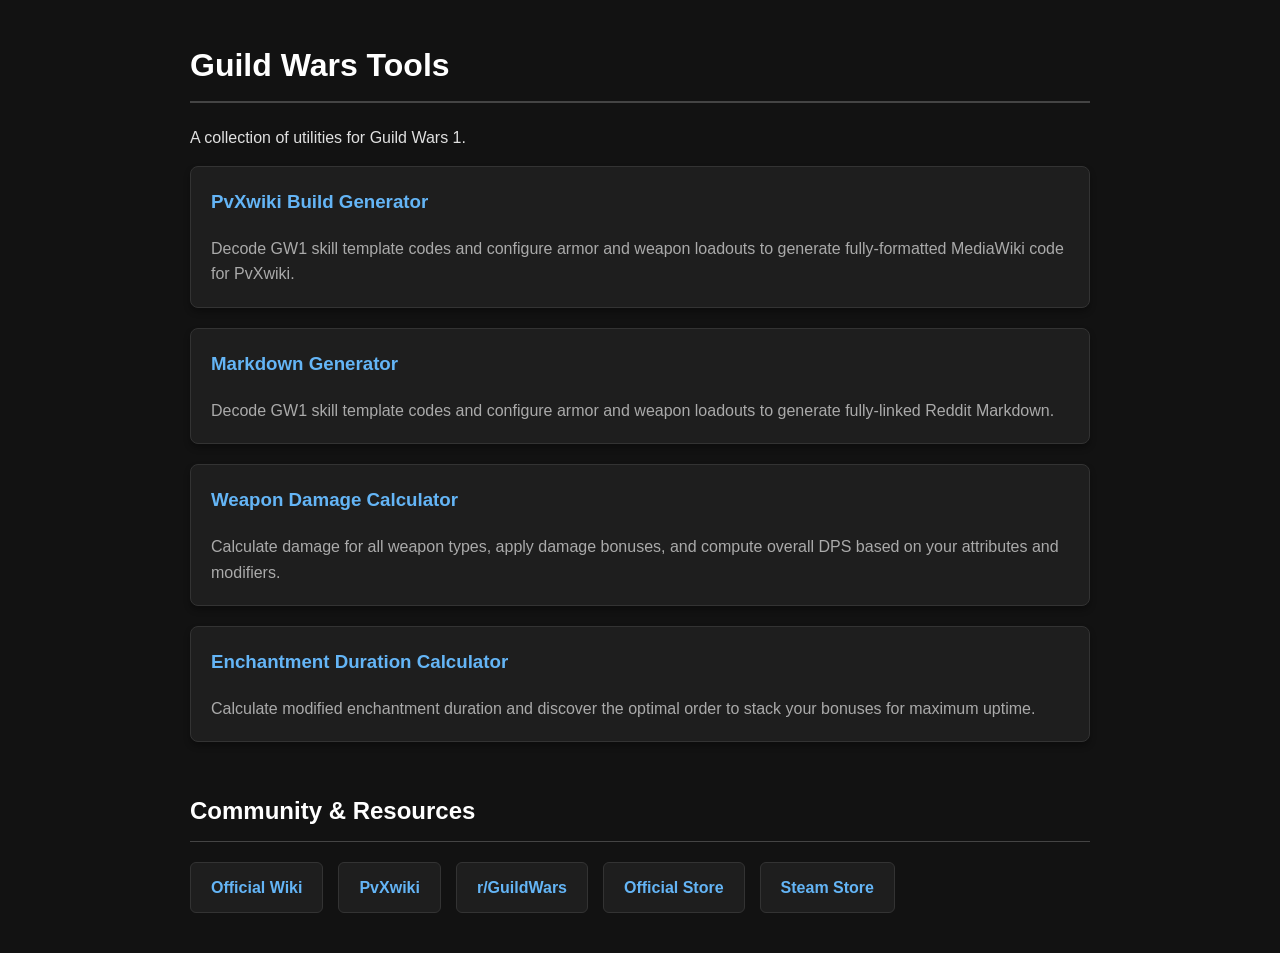
<file: index.html>
<!DOCTYPE html>
<html lang="en">
<head>
    <meta charset="UTF-8">
    <meta name="viewport" content="width=device-width, initial-scale=1.0">
	<link rel="manifest" href="/site.webmanifest">
    <title>Guild Wars Tools</title>
    <style>
        body {
            font-family: Arial, sans-serif;
            max-width: 900px;
            margin: 40px auto;
            padding: 0 20px;
            line-height: 1.6;
            background-color: #121212;
            color: #e0e0e0;
        }
        h1, h2 {
            color: #ffffff;
            border-bottom: 2px solid #444;
            padding-bottom: 10px;
        }
        h2 {
            margin-top: 50px;
            border-bottom: 1px solid #444;
            font-size: 1.5em;
        }
        .tool-card {
            background: #1e1e1e;
            padding: 20px;
            margin-bottom: 20px;
            border-radius: 8px;
            box-shadow: 0 4px 6px rgba(0,0,0,0.3);
            transition: transform 0.2s ease, box-shadow 0.2s ease;
            border: 1px solid #333;
        }
        .tool-card:hover {
            transform: translateY(-2px);
            box-shadow: 0 6px 12px rgba(0,0,0,0.5);
            border-color: #555;
        }
        .tool-card h3 {
            margin-top: 0;
            color: #64b5f6;
        }
        .tool-card a {
            text-decoration: none;
            color: inherit;
        }
        .description {
            color: #aaa;
        }
        
        /* External Links Styling */
        .links-container {
            display: flex;
            flex-wrap: wrap;
            gap: 15px;
            margin-top: 20px;
        }
        .external-link {
            background: #1e1e1e;
            padding: 12px 20px;
            border-radius: 6px;
            border: 1px solid #333;
            color: #64b5f6;
            text-decoration: none;
            font-weight: bold;
            transition: all 0.2s ease;
            display: inline-block;
        }
        .external-link:hover {
            background: #2d2d2d;
            border-color: #64b5f6;
            transform: translateY(-2px);
            box-shadow: 0 4px 8px rgba(0,0,0,0.3);
            color: #90caf9;
        }
    </style>
</head>
<body>

    <h1>Guild Wars Tools</h1>
    <p>A collection of utilities for Guild Wars 1.</p>

    <a href="pvx-generator/" style="text-decoration: none;">
        <div class="tool-card">
            <h3>PvXwiki Build Generator</h3>
            <div class="description">
                Decode GW1 skill template codes and configure armor and weapon loadouts to generate fully-formatted MediaWiki code for PvXwiki.
            </div>
        </div>
    </a>

    <a href="markdown-generator/" style="text-decoration: none;">
        <div class="tool-card">
            <h3>Markdown Generator</h3>
            <div class="description">
                Decode GW1 skill template codes and configure armor and weapon loadouts to generate fully-linked Reddit Markdown.
            </div>
        </div>
    </a>

    <a href="weapon-damage-calculator/" style="text-decoration: none;">
        <div class="tool-card">
            <h3>Weapon Damage Calculator</h3>
            <div class="description">
                Calculate damage for all weapon types, apply damage bonuses, and compute overall DPS based on your attributes and modifiers.
            </div>
        </div>
    </a>

    <a href="enchantment-duration-calculator/" style="text-decoration: none;">
        <div class="tool-card">
            <h3>Enchantment Duration Calculator</h3>
            <div class="description">
                Calculate modified enchantment duration and discover the optimal order to stack your bonuses for maximum uptime.
            </div>
        </div>
    </a>

    <h2>Community & Resources</h2>
    <div class="links-container">
        <a href="https://wiki.guildwars.com/wiki/Main_Page" target="_blank" class="external-link">Official Wiki</a>
        <a href="https://gwpvx.fandom.com/wiki/PvX_wiki" target="_blank" class="external-link">PvXwiki</a>
        <a href="https://www.reddit.com/r/GuildWars/" target="_blank" class="external-link">r/GuildWars</a>
        <a href="https://store.guildwars.com/" target="_blank" class="external-link">Official Store</a>
        <a href="https://store.steampowered.com/app/29720/Guild_Wars_Reforged/" target="_blank" class="external-link">Steam Store</a>
    </div>

</body>
</html>
</file>
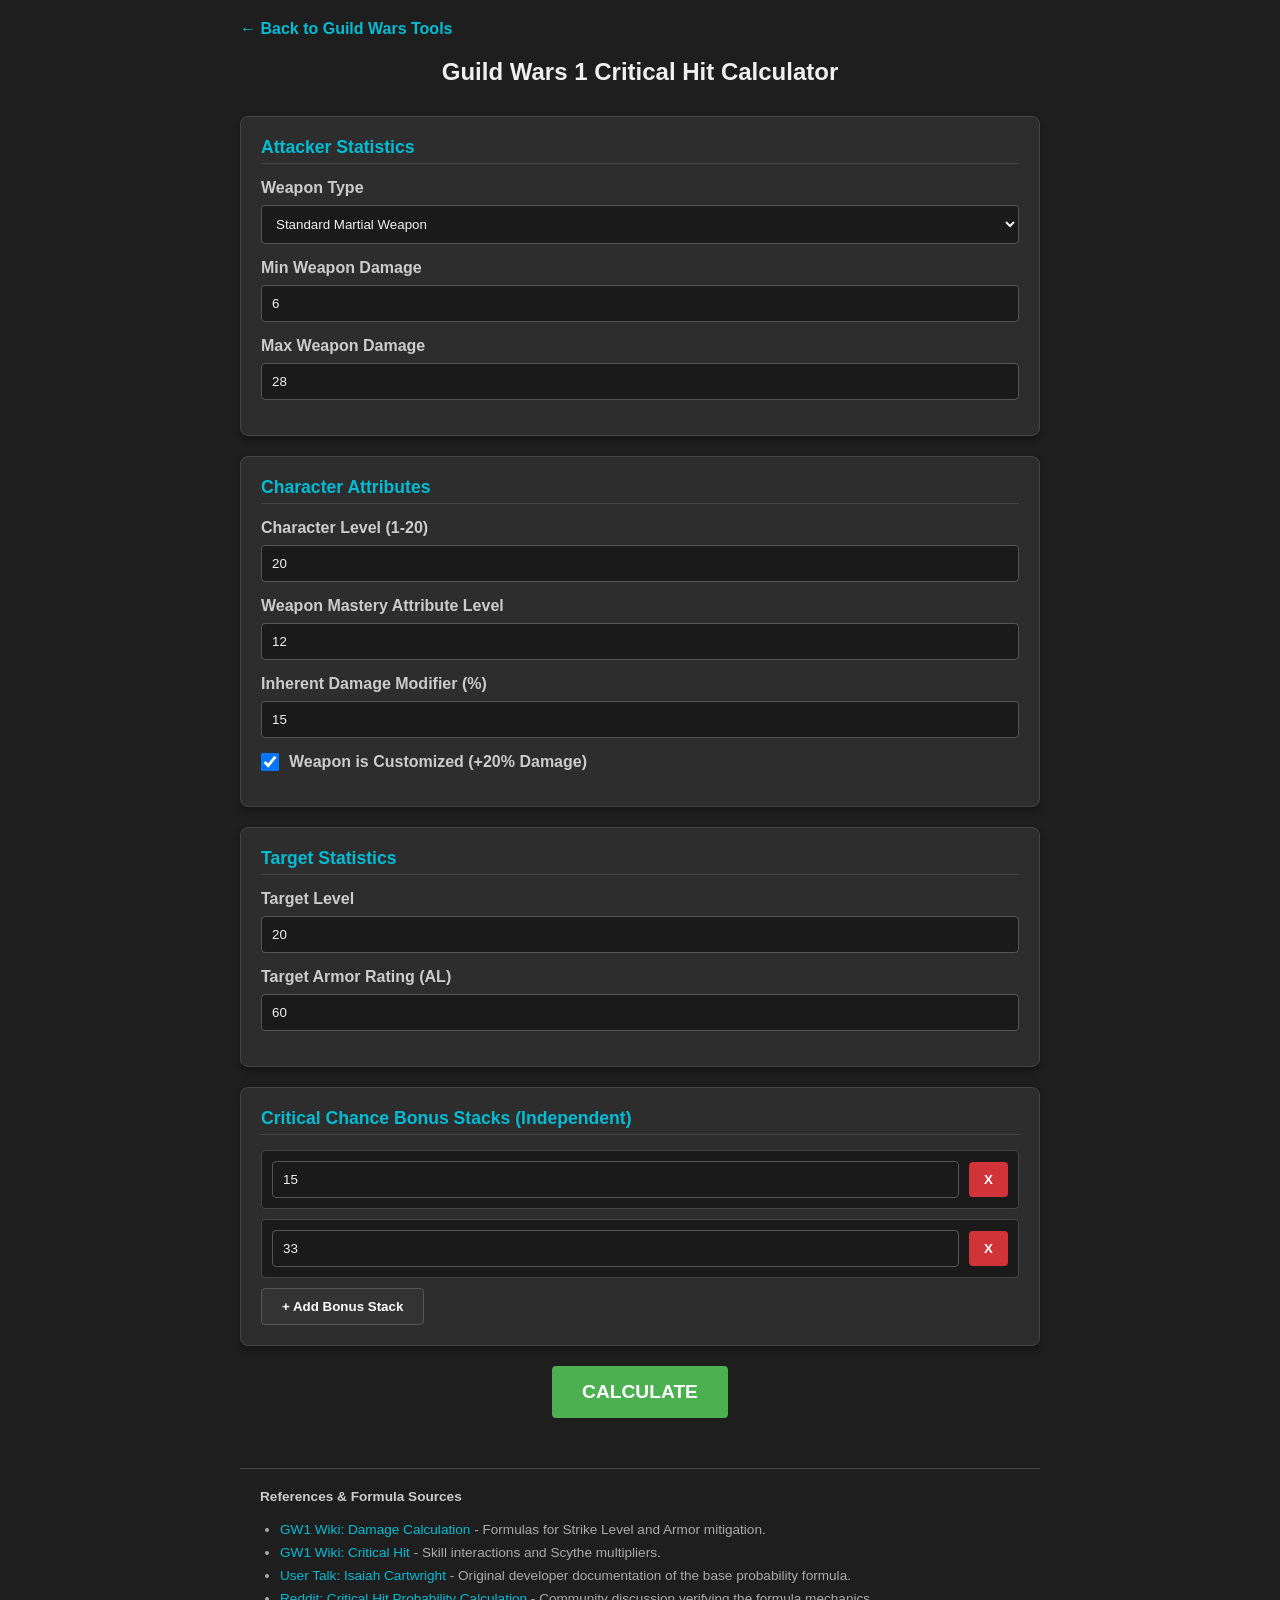
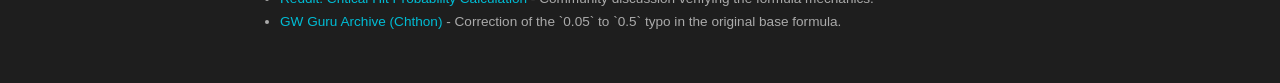
<file: critical-hit-calculator/index.html>
<!DOCTYPE html>
<html lang="en">
<head>
    <meta charset="UTF-8">
    <meta name="viewport" content="width=device-width, initial-scale=1.0">
    <title>GW1 Critical Hit Calculator (Dark Theme)</title>
    <style>
        /* Modern Dark Theme CSS */
        body { 
            font-family: 'Roboto', Arial, sans-serif; 
            padding: 20px; 
            max-width: 800px; 
            margin: auto; 
            background-color: #1e1e1e;
            color: #f0f0f0; 
        }
        
        .back-link {
            margin-bottom: 20px; 
            display: flex; 
            justify-content: space-between; 
            align-items: center;
        }
        .back-link a {
            color: #00bcd4;
            text-decoration: none;
            font-weight: bold;
        }
        .back-link a:hover {
            text-decoration: underline;
        }

        h2 { text-align: center; color: #f0f0f0; margin-bottom: 30px; }
        h3 { color: #f0f0f0; margin-top: 0; }

        .group { 
            margin-bottom: 20px; 
            padding: 20px; 
            background-color: #2d2d2d; 
            border: 1px solid #444; 
            border-radius: 8px; 
            box-shadow: 0 4px 6px rgba(0,0,0,0.3);
        }

        .panel-header {
            font-size: 1.1em;
            font-weight: bold;
            margin-bottom: 15px;
            color: #00bcd4; 
            border-bottom: 1px solid #444;
            padding-bottom: 5px;
        }

        label { display: block; margin-bottom: 8px; font-weight: bold; color: #ccc; }
        
        input[type="number"], select { 
            width: 100%; 
            padding: 10px; 
            margin-bottom: 15px; 
            box-sizing: border-box; 
            background-color: #1a1a1a; 
            color: #f0f0f0; 
            border: 1px solid #555; 
            border-radius: 4px; 
        }
        input[type="number"]:focus, select:focus { outline: 2px solid #00bcd4; border-color: #00bcd4; }

        .checkbox-container {
            display: flex;
            align-items: center;
            margin-bottom: 15px;
        }
        .checkbox-container input[type="checkbox"] {
            width: 18px;
            height: 18px;
            margin: 0 10px 0 0;
            cursor: pointer;
        }
        .checkbox-container label {
            margin: 0;
            color: #ccc;
            font-weight: bold;
            cursor: pointer;
        }

        .bonus-stack { 
            display: flex; 
            gap: 10px; 
            margin-bottom: 10px; 
            align-items: center;
            background-color: #1a1a1a;
            padding: 10px;
            border-radius: 4px;
            border: 1px solid #444;
        }
        .bonus-stack input { margin-bottom: 0; }

        button { 
            padding: 10px 20px; 
            cursor: pointer; 
            background: #0078D7; 
            color: #fff; 
            border: none; 
            border-radius: 4px; 
            font-weight: bold;
            transition: background 0.2s;
        }
        button:hover { background: #005A9E; }
        
        #addBonusBtn { background-color: #333; border: 1px solid #555; }
        #addBonusBtn:hover { background-color: #444; }

        .remove-btn { background: #D13438; padding: 10px 15px; } 
        .remove-btn:hover { background: #A80000; }

        .calculate-btn-container { text-align: center; margin-top: 20px; }
        .calculate-btn { background-color: #4CAF50; font-size: 1.2em; padding: 15px 30px; } 
        .calculate-btn:hover { background-color: #45a049; }

        .results { 
            background-color: #1a1a1a; 
            padding: 20px; 
            border-radius: 8px; 
            margin-top: 30px; 
            border: 2px solid #00bcd4; 
            box-shadow: 0 0 15px rgba(0, 188, 212, 0.4);
        }
        .results h3 { color: #00bcd4; text-align: center; margin-bottom: 20px;}
        .result-item { margin-bottom: 15px; font-size: 1.1em; }
        .result-val { font-size: 1.4em; font-weight: bold; color: #fff; }
        .result-desc { font-size: 0.9em; color: #aaa; margin-top: 5px; display: block;}
        
        .avg-highlight { color: #4CAF50; }

        .references {
            margin-top: 50px;
            padding: 20px;
            border-top: 1px solid #444;
            font-size: 0.85em;
            color: #aaa;
        }
        .references h4 { color: #ccc; margin-top: 0; }
        .references ul { padding-left: 20px; }
        .references li { margin-bottom: 8px; }
        .references a { color: #00bcd4; text-decoration: none; }
        .references a:hover { text-decoration: underline; }
    </style>
</head>
<body>

    <div class="back-link">
        <a href="../index.html">&larr; Back to Guild Wars Tools</a>
    </div>

    <h2>Guild Wars 1 Critical Hit Calculator</h2>

    <div class="group">
        <div class="panel-header">Attacker Statistics</div>
        <label for="weaponType">Weapon Type</label>
        <select id="weaponType">
            <option value="standard">Standard Martial Weapon</option>
            <option value="scythe">Scythe (Lower Multiplier)</option>
        </select>

        <label for="minWeaponDamage">Min Weapon Damage</label>
        <input type="number" id="minWeaponDamage" value="6" placeholder="e.g., 6 for max axe">

        <label for="maxWeaponDamage">Max Weapon Damage</label>
        <input type="number" id="maxWeaponDamage" value="28" placeholder="e.g., 28 for max axe">
    </div>

    <div class="group">
        <div class="panel-header">Character Attributes</div>
        <label for="charLevel">Character Level (1-20)</label>
        <input type="number" id="charLevel" value="20" min="1" max="20">

        <label for="attrLevel">Weapon Mastery Attribute Level</label>
        <input type="number" id="attrLevel" value="12" min="0" max="20" placeholder="e.g., 15 Axe Mastery">

        <label for="inherentMod">Inherent Damage Modifier (%)</label>
        <input type="number" id="inherentMod" value="15" min="0" placeholder="e.g., 15 for +15% damage">

        <div class="checkbox-container">
            <input type="checkbox" id="isCustomized" checked>
            <label for="isCustomized">Weapon is Customized (+20% Damage)</label>
        </div>
    </div>

    <div class="group">
        <div class="panel-header">Target Statistics</div>
        <label for="targetLevel">Target Level</label>
        <input type="number" id="targetLevel" value="20" min="1">

        <label for="targetArmor">Target Armor Rating (AL)</label>
        <input type="number" id="targetArmor" value="60" min="0" placeholder="e.g., 60 for standard caster">
    </div>

    <div class="group" id="bonusesGroup">
        <div class="panel-header">Critical Chance Bonus Stacks (Independent)</div>
        <div id="bonusContainer">
            <div class="bonus-stack">
                <input type="number" class="bonus-val" placeholder="+% Bonus" value="15">
                <button class="remove-btn" onclick="this.parentElement.remove()">X</button>
            </div>
             <div class="bonus-stack">
                <input type="number" class="bonus-val" placeholder="+% Bonus" value="33">
                <button class="remove-btn" onclick="this.parentElement.remove()">X</button>
            </div>
        </div>
        <button id="addBonusBtn" onclick="addBonus()">+ Add Bonus Stack</button>
    </div>

    <div class="calculate-btn-container">
        <button class="calculate-btn" onclick="calculate()">CALCULATE</button>
    </div>

    <div class="results" id="results" style="display: none;">
        <h3>Calculation Results</h3>
        
        <div class="result-item">
            <label>Total Critical Hit Chance:</label>
            <span class="result-val" id="resChance"></span><span class="result-val">%</span>
            <span class="result-desc">Calculated via independent probabilities: 1 - ((1 - Base) × (1 - Skills))</span>
        </div>
        
        <div class="result-item">
            <label>Average Normal Hit Damage:</label>
            <span class="result-val" id="resNormalDamage"></span>
            <span class="result-desc">Median weapon damage scaled by Weapon Mastery</span>
        </div>

        <div class="result-item">
            <label>Critical Hit Damage (Max):</label>
            <span class="result-val" id="resDamage"></span>
            <span class="result-desc" id="resDamageDesc"></span>
        </div>
        
        <div class="result-item" style="margin-top: 25px; padding-top: 15px; border-top: 1px solid #444;">
            <label style="color: #4CAF50;">Average Damage per Hit:</label>
            <span class="result-val avg-highlight" id="resAvgDamage"></span>
            <span class="result-desc">Calculated as: (Crit Chance × Crit Damage) + (Normal Chance × Average Normal Damage)</span>
        </div>
    </div>

    <div class="references">
        <h4>References & Formula Sources</h4>
        <ul>
            <li><a href="https://wiki.guildwars.com/wiki/Damage_calculation" target="_blank">GW1 Wiki: Damage Calculation</a> - Formulas for Strike Level and Armor mitigation.</li>
            <li><a href="https://wiki.guildwars.com/wiki/Critical_hit" target="_blank">GW1 Wiki: Critical Hit</a> - Skill interactions and Scythe multipliers.</li>
            <li><a href="https://wiki.guildwars.com/index.php?title=User_talk:Isaiah_Cartwright&diff=prev&oldid=1345890" target="_blank">User Talk: Isaiah Cartwright</a> - Original developer documentation of the base probability formula.</li>
            <li><a href="https://www.reddit.com/r/GuildWars/comments/h7epe5/critical_hit_probability_calculation/" target="_blank">Reddit: Critical Hit Probability Calculation</a> - Community discussion verifying the formula mechanics.</li>
            <li><a href="https://web.archive.org/web/20140905174231/http://www.guildwarsguru.com/forum/showpost.php?p=4993598&postcount=21" target="_blank">GW Guru Archive (Chthon)</a> - Correction of the `0.05` to `0.5` typo in the original base formula.</li>
        </ul>
    </div>

    <script>
        function addBonus() {
            const container = document.getElementById('bonusContainer');
            const div = document.createElement('div');
            div.className = 'bonus-stack';
            div.innerHTML = `
                <input type="number" class="bonus-val" placeholder="+% Bonus" value="10">
                <button class="remove-btn" onclick="this.parentElement.remove()">X</button>
            `;
            container.appendChild(div);
        }

        function calculate() {
            const weaponType = document.getElementById('weaponType').value;
            let minDamage = parseFloat(document.getElementById('minWeaponDamage').value) || 0;
            let maxDamage = parseFloat(document.getElementById('maxWeaponDamage').value) || 0;
            const charLevel = parseInt(document.getElementById('charLevel').value) || 0;
            const attrLevel = parseInt(document.getElementById('attrLevel').value) || 0;
            const inherentMod = parseFloat(document.getElementById('inherentMod').value) || 0;
            const isCustomized = document.getElementById('isCustomized').checked;
            const targetLevel = parseInt(document.getElementById('targetLevel').value) || 0;
            const targetArmor = parseInt(document.getElementById('targetArmor').value) || 0;

            // Apply Customization Bonus (20% increase)
            if (isCustomized) {
                minDamage = minDamage * 1.2;
                maxDamage = maxDamage * 1.2;
            }

            // Apply Inherent Modifier (multiplicative with customization)
            if (inherentMod > 0) {
                let modMultiplier = 1 + (inherentMod / 100);
                minDamage = minDamage * modMultiplier;
                maxDamage = maxDamage * modMultiplier;
            }

            // --- 1. Calculate Base Strike Level ---
            const attrThreshold = Math.floor(charLevel / 2) + 2;
            let strikeLevel = 0;
            
            if (attrLevel <= attrThreshold) {
                strikeLevel = attrLevel * 5;
            } else {
                strikeLevel = (attrThreshold * 5) + ((attrLevel - attrThreshold) * 2);
            }

            // --- 2. Calculate Damage Values ---
            let averageBaseDamage = (minDamage + maxDamage) / 2;
            let normalDamage = averageBaseDamage * Math.pow(2, ((strikeLevel - targetArmor) / 40));
            
            let critDamage = 0;
            let damageDesc = "";

            if (weaponType === 'scythe') {
                // Scythe crits use max damage but with a lower multiplier instead of +20 Strike Level
                let baseScytheMaxHit = maxDamage * Math.pow(2, ((strikeLevel - targetArmor) / 40));
                critDamage = baseScytheMaxHit * 1.09;
                damageDesc = "Scythe Crit: Standard max damage calculation × 1.09";
            } else {
                let effectiveStrikeLevel = strikeLevel + 20;
                critDamage = maxDamage * Math.pow(2, ((effectiveStrikeLevel - targetArmor) / 40));
                damageDesc = "Standard Crit: +20 to Strike Level (Armor Penetration effect)";
            }

            // --- 3. Calculate Base Critical Chance ---
            let A = 0.01 * attrLevel;
            let D = Math.min(attrLevel, Math.floor((charLevel + 4) / 2));
            let exponent = ((8 * charLevel) + (4 * attrLevel) + (6 * D) - (15 * targetLevel) - 100) / 40;
            let B = (1 - A) * 0.5 * Math.pow(2, exponent);
            
            let baseCritChancePercent = (A + B) * 100;
            if (baseCritChancePercent < 0) baseCritChancePercent = 0;

            // --- 4. Sum Skill Bonuses (Additive) ---
            const bonusInputs = document.querySelectorAll('.bonus-val');
            let skillBonusSumPercent = 0;
            bonusInputs.forEach(input => {
                skillBonusSumPercent += parseFloat(input.value) || 0;
            });

            // --- 5. Calculate Final Total Crit Chance (Independent Probabilities) ---
            let baseCritDec = baseCritChancePercent / 100;
            let skillBonusDec = skillBonusSumPercent / 100;
            
            let totalCritChanceDec = 1 - ((1 - baseCritDec) * (1 - skillBonusDec));
            
            // Cap at bounds
            if (totalCritChanceDec > 1) totalCritChanceDec = 1;
            if (totalCritChanceDec < 0) totalCritChanceDec = 0;
            
            let totalCritChancePercent = totalCritChanceDec * 100;

            // --- 6. Calculate Average Damage ---
            let normalHitChanceDec = 1 - totalCritChanceDec;
            let avgDamage = (totalCritChanceDec * critDamage) + (normalHitChanceDec * normalDamage);

            // --- 7. Display Results ---
            document.getElementById('resChance').innerText = totalCritChancePercent.toFixed(2);
            document.getElementById('resNormalDamage').innerText = normalDamage.toFixed(2);
            document.getElementById('resDamage').innerText = critDamage.toFixed(2);
            document.getElementById('resDamageDesc').innerText = damageDesc;
            document.getElementById('resAvgDamage').innerText = avgDamage.toFixed(2);
            
            document.getElementById('results').style.display = 'block';
            document.getElementById('results').scrollIntoView({ behavior: 'smooth' });
        }
    </script>
</body>
</html>
</file>
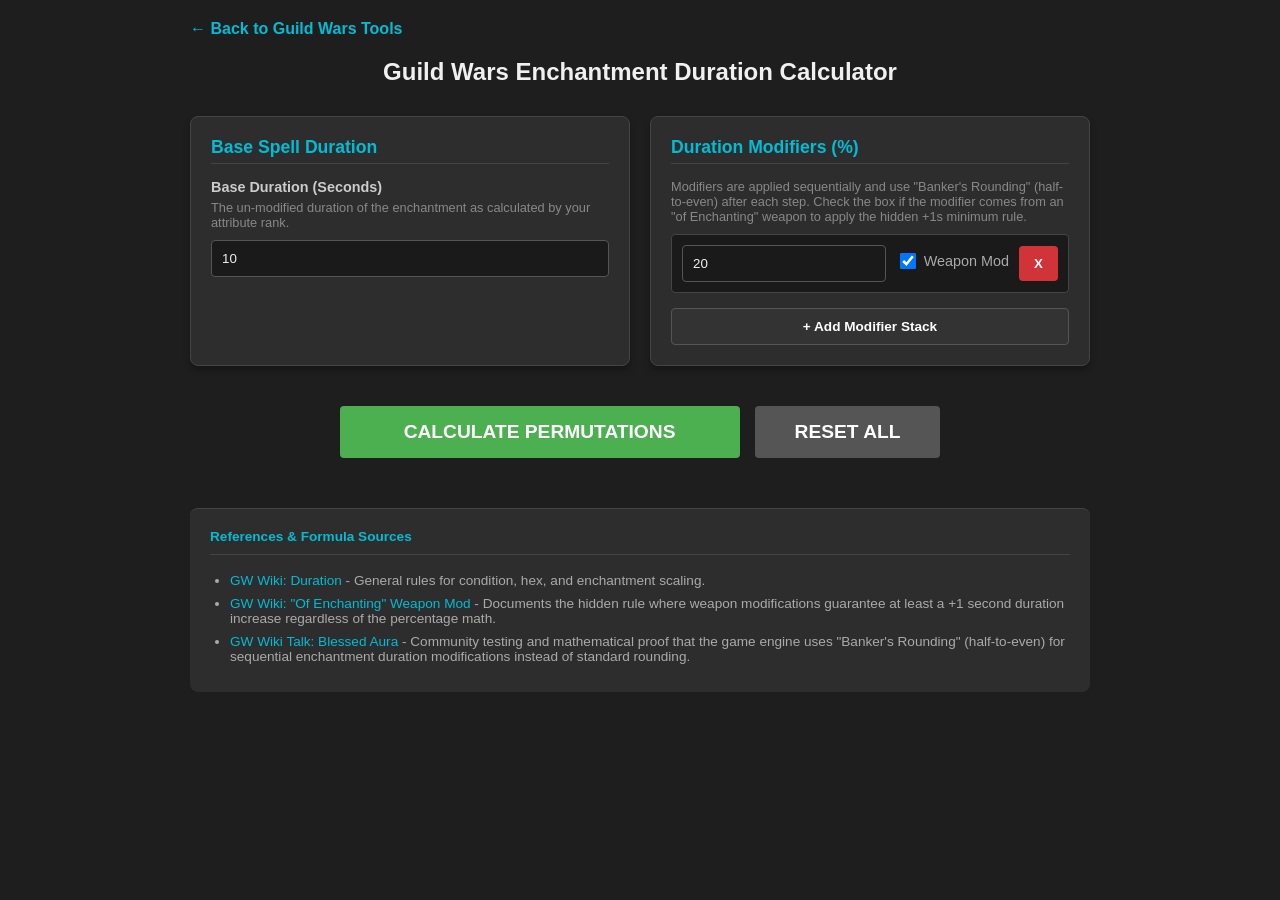
<file: enchantment-duration-calculator/index.html>
<!DOCTYPE html>
<html lang="en">
<head>
    <meta charset="UTF-8">
    <meta name="viewport" content="width=device-width, initial-scale=1.0">
	<link rel="manifest" href="/site.webmanifest">
    <title>Guild Wars Enchantment Duration Calculator</title>
    <style>
        /* Modern Dark Theme CSS */
        body { 
            font-family: 'Roboto', Arial, sans-serif; 
            padding: 20px; 
            max-width: 900px; 
            margin: auto; 
            background-color: #1e1e1e;
            color: #f0f0f0; 
        }
        
        .back-link { margin-bottom: 20px; display: flex; justify-content: space-between; align-items: center; }
        .back-link a { color: #00bcd4; text-decoration: none; font-weight: bold; }
        .back-link a:hover { text-decoration: underline; }

        h2 { text-align: center; color: #f0f0f0; margin-bottom: 30px; }
        
        .grid-container {
            display: grid;
            grid-template-columns: 1fr 1fr;
            gap: 20px;
        }

        .group { 
            padding: 20px; 
            background-color: #2d2d2d; 
            border: 1px solid #444; 
            border-radius: 8px; 
            box-shadow: 0 4px 6px rgba(0,0,0,0.3);
            margin-bottom: 20px;
        }

        .panel-header {
            font-size: 1.1em;
            font-weight: bold;
            margin-bottom: 15px;
            color: #00bcd4; 
            border-bottom: 1px solid #444;
            padding-bottom: 5px;
        }

        label { display: block; margin-bottom: 5px; font-weight: bold; color: #ccc; font-size: 0.9em;}
        .desc { font-size: 0.8em; color: #888; margin-bottom: 10px; display: block; }
        
        input[type="number"] { 
            width: 100%; 
            padding: 10px; 
            margin-bottom: 15px; 
            box-sizing: border-box; 
            background-color: #1a1a1a; 
            color: #f0f0f0; 
            border: 1px solid #555; 
            border-radius: 4px; 
        }
        input[type="number"]:focus { outline: 2px solid #00bcd4; border-color: #00bcd4; }

        .bonus-stack { display: flex; gap: 10px; margin-bottom: 10px; align-items: center; background-color: #1a1a1a; padding: 10px; border-radius: 4px; border: 1px solid #444; }
        .bonus-stack input[type="number"] { margin-bottom: 0; flex: 1; }
        
        .checkbox-label { display: flex; align-items: center; font-weight: normal; font-size: 0.9em; color: #aaa; cursor: pointer; white-space: nowrap;}
        .checkbox-label input { width: 16px; height: 16px; margin-right: 8px; cursor: pointer;}

        button { padding: 10px 15px; cursor: pointer; background: #0078D7; color: #fff; border: none; border-radius: 4px; font-weight: bold; transition: background 0.2s; }
        button:hover { background: #005A9E; }
        .add-btn { background-color: #333; border: 1px solid #555; font-size: 0.85em; width: 100%; margin-top: 5px;}
        .add-btn:hover { background-color: #444; }
        .remove-btn { background: #D13438; padding: 10px 15px; } 
        .remove-btn:hover { background: #A80000; }

        .action-buttons { display: flex; justify-content: center; gap: 15px; margin-top: 20px; margin-bottom: 30px; }
        .calculate-btn { background-color: #4CAF50; font-size: 1.2em; padding: 15px 40px; width: 100%; max-width: 400px;} 
        .calculate-btn:hover { background-color: #45a049; }
        .reset-btn { background-color: #555; font-size: 1.2em; padding: 15px 40px; }
        .reset-btn:hover { background-color: #777; }

        .results { 
            background-color: #1a1a1a; padding: 20px; border-radius: 8px; 
            border: 2px solid #00bcd4; box-shadow: 0 0 15px rgba(0, 188, 212, 0.4);
        }
        .results h3 { color: #00bcd4; text-align: center; margin-bottom: 20px;}
        
        .perm-list { display: flex; flex-direction: column; gap: 10px; }
        .perm-item { 
            background-color: #2d2d2d; 
            padding: 15px; 
            border-left: 5px solid #4CAF50; 
            border-radius: 4px; 
            display: flex; 
            justify-content: space-between; 
            align-items: center;
        }
        .perm-duration { font-size: 1.3em; font-weight: bold; color: #fff; width: 120px; flex-shrink: 0;}
        .perm-order { font-size: 0.9em; color: #aaa; flex-grow: 1;}
        .perm-arrow { color: #00bcd4; margin: 0 5px; }
        
        .badge { background: #00bcd4; color: #000; padding: 2px 6px; border-radius: 4px; font-size: 0.8em; font-weight: bold; margin-left: 4px;}

        .references { margin-top: 50px; padding: 20px; border-top: 1px solid #444; font-size: 0.85em; color: #aaa; background-color: #2d2d2d; border-radius: 8px;}
        .references h4 { color: #00bcd4; margin-top: 0; border-bottom: 1px solid #444; padding-bottom: 10px; }
        .references ul { padding-left: 20px; margin-bottom: 0; }
        .references li { margin-bottom: 8px; }
        .references a { color: #00bcd4; text-decoration: none; }
        .references a:hover { text-decoration: underline; }
    </style>
</head>
<body>

    <div class="back-link">
        <a href="../index.html">&larr; Back to Guild Wars Tools</a>
    </div>

    <h2>Guild Wars Enchantment Duration Calculator</h2>

    <div class="grid-container">
        <div class="group">
            <div class="panel-header">Base Spell Duration</div>
            <label>Base Duration (Seconds)</label>
            <span class="desc">The un-modified duration of the enchantment as calculated by your attribute rank.</span>
            <input type="number" id="baseDuration" value="10" min="1">
        </div>

        <div class="group">
            <div class="panel-header">Duration Modifiers (%)</div>
            <span class="desc">Modifiers are applied sequentially and use "Banker's Rounding" (half-to-even) after each step. Check the box if the modifier comes from an "of Enchanting" weapon to apply the hidden +1s minimum rule.</span>
            
            <div id="modContainer">
                <div class="bonus-stack">
                    <input type="number" class="mod-val" placeholder="% Bonus/Reduction" value="20">
                    <label class="checkbox-label">
                        <input type="checkbox" class="mod-is-weapon" checked> Weapon Mod
                    </label>
                    <button class="remove-btn" onclick="this.parentElement.remove()">X</button>
                </div>
            </div>
            <button class="add-btn" onclick="addMod()">+ Add Modifier Stack</button>
        </div>
    </div>

    <div class="action-buttons">
        <button class="calculate-btn" onclick="calculate()">CALCULATE PERMUTATIONS</button>
        <button class="reset-btn" onclick="resetForm()">RESET ALL</button>
    </div>

    <div class="results" id="results" style="display: none;">
        <h3>Optimal Application Orders</h3>
        <span class="desc" style="text-align: center; margin-bottom: 20px;">Ranked from longest resulting duration to shortest. Calculates all possible sequencing combinations automatically.</span>
        
        <div id="permutationOutput" class="perm-list">
            <!-- Results injected here -->
        </div>
    </div>

    <div class="references">
        <h4>References & Formula Sources</h4>
        <ul>
            <li><a href="https://wiki.guildwars.com/wiki/Duration" target="_blank">GW Wiki: Duration</a> - General rules for condition, hex, and enchantment scaling.</li>
            <li><a href="https://wiki.guildwars.com/wiki/Of_Enchanting" target="_blank">GW Wiki: "Of Enchanting" Weapon Mod</a> - Documents the hidden rule where weapon modifications guarantee at least a +1 second duration increase regardless of the percentage math.</li>
            <li><a href="https://wiki.guildwars.com/wiki/Talk:Blessed_Aura" target="_blank">GW Wiki Talk: Blessed Aura</a> - Community testing and mathematical proof that the game engine uses "Banker's Rounding" (half-to-even) for sequential enchantment duration modifications instead of standard rounding.</li>
        </ul>
    </div>

    <script>
        function addMod() {
            const container = document.getElementById('modContainer');
            const div = document.createElement('div');
            div.className = 'bonus-stack';
            div.innerHTML = `
                <input type="number" class="mod-val" placeholder="% Bonus/Reduction" value="15">
                <label class="checkbox-label">
                    <input type="checkbox" class="mod-is-weapon"> Weapon Mod
                </label>
                <button class="remove-btn" onclick="this.parentElement.remove()">X</button>
            `;
            container.appendChild(div);
        }

        function resetForm() {
            document.getElementById('baseDuration').value = '10';
            document.getElementById('modContainer').innerHTML = `
                <div class="bonus-stack">
                    <input type="number" class="mod-val" placeholder="% Bonus/Reduction" value="20">
                    <label class="checkbox-label">
                        <input type="checkbox" class="mod-is-weapon" checked> Weapon Mod
                    </label>
                    <button class="remove-btn" onclick="this.parentElement.remove()">X</button>
                </div>
            `;
            document.getElementById('results').style.display = 'none';
        }

        // --- Guild Wars Engine Rule: Banker's Rounding (Half-to-Even) ---
        function bankersRound(num) {
            let d = num - Math.floor(num);
            if (d === 0.5) {
                // If exactly halfway, round to the nearest EVEN number
                return (Math.floor(num) % 2 === 0) ? Math.floor(num) : Math.ceil(num);
            }
            return Math.round(num); // Otherwise round normally
        }

        // --- Backtracking Algorithm to find unique permutations ---
        function getUniquePermutations(arr) {
            const results = [];
            const used = new Array(arr.length).fill(false);
            const current = [];

            // Sort array first so identical modifier objects are adjacent
            arr.sort((a, b) => b.val - a.val);

            function backtrack() {
                if (current.length === arr.length) {
                    results.push([...current]);
                    return;
                }
                for (let i = 0; i < arr.length; i++) {
                    if (used[i]) continue;
                    // Skip identical values to prevent duplicate calculation paths
                    if (i > 0 && arr[i].val === arr[i - 1].val && arr[i].isWep === arr[i - 1].isWep && !used[i - 1]) continue;

                    used[i] = true;
                    current.push(arr[i]);
                    backtrack();
                    used[i] = false;
                    current.pop();
                }
            }
            backtrack();
            return results;
        }

        function calculate() {
            const baseDuration = parseFloat(document.getElementById('baseDuration').value) || 0;
            const stackDivs = document.querySelectorAll('#modContainer .bonus-stack');
            
            let modifiers = [];
            stackDivs.forEach(div => {
                let valInput = div.querySelector('.mod-val');
                let wepInput = div.querySelector('.mod-is-weapon');
                let val = parseFloat(valInput.value);
                
                if (!isNaN(val)) {
                    modifiers.push({
                        val: val,
                        isWep: wepInput.checked
                    });
                }
            });

            // Prevent browser crashing
            if (modifiers.length > 8) {
                alert("Please limit to 8 modifiers maximum to prevent calculation lag.");
                return;
            }

            const permutations = getUniquePermutations(modifiers);
            const analyzedResults = [];

            permutations.forEach(perm => {
                let currentDuration = baseDuration;
                
                // Sequentially apply and round according to GW1 Engine Rules
                perm.forEach(modObj => {
                    let unroundedNew = currentDuration * (1 + (modObj.val / 100));
                    
                    // Hidden Engine Rule: Weapon Mods that increase duration guarantee a minimum +1 second yield
                    if (modObj.isWep && modObj.val > 0) {
                        currentDuration = Math.max(currentDuration + 1, bankersRound(unroundedNew));
                    } else {
                        currentDuration = bankersRound(unroundedNew);
                    }
                });

                analyzedResults.push({
                    finalDuration: currentDuration,
                    sequence: perm
                });
            });

            // Sort by longest duration first
            analyzedResults.sort((a, b) => b.finalDuration - a.finalDuration);

            // Render UI
            const outputContainer = document.getElementById('permutationOutput');
            outputContainer.innerHTML = '';

            if (analyzedResults.length === 0) {
                outputContainer.innerHTML = `
                    <div class="perm-item">
                        <span class="perm-duration">${baseDuration} Sec</span>
                        <span class="perm-order">No modifiers applied.</span>
                    </div>`;
            } else {
                analyzedResults.forEach(result => {
                    // Create formatted string for the specific order sequence
                    const seqString = result.sequence.map(modObj => {
                        let text = modObj.val > 0 ? "+" + modObj.val + "%" : modObj.val + "%";
                        if (modObj.isWep) text += `<span class="badge">Wep</span>`;
                        return text;
                    }).join(' <span class="perm-arrow">&rarr;</span> ');
                    
                    const div = document.createElement('div');
                    div.className = 'perm-item';
                    
                    // Dim borders for sub-optimal outcomes
                    if (result.finalDuration < analyzedResults[0].finalDuration) {
                        div.style.borderLeftColor = "#f44336"; 
                    }

                    div.innerHTML = `
                        <span class="perm-duration">${result.finalDuration} Sec</span>
                        <span class="perm-order"><strong>Order:</strong> Base <span class="perm-arrow">&rarr;</span> ${seqString}</span>
                    `;
                    outputContainer.appendChild(div);
                });
            }

            document.getElementById('results').style.display = 'block';
            document.getElementById('results').scrollIntoView({ behavior: 'smooth' });
        }
    </script>
</body>
</html>
</file>
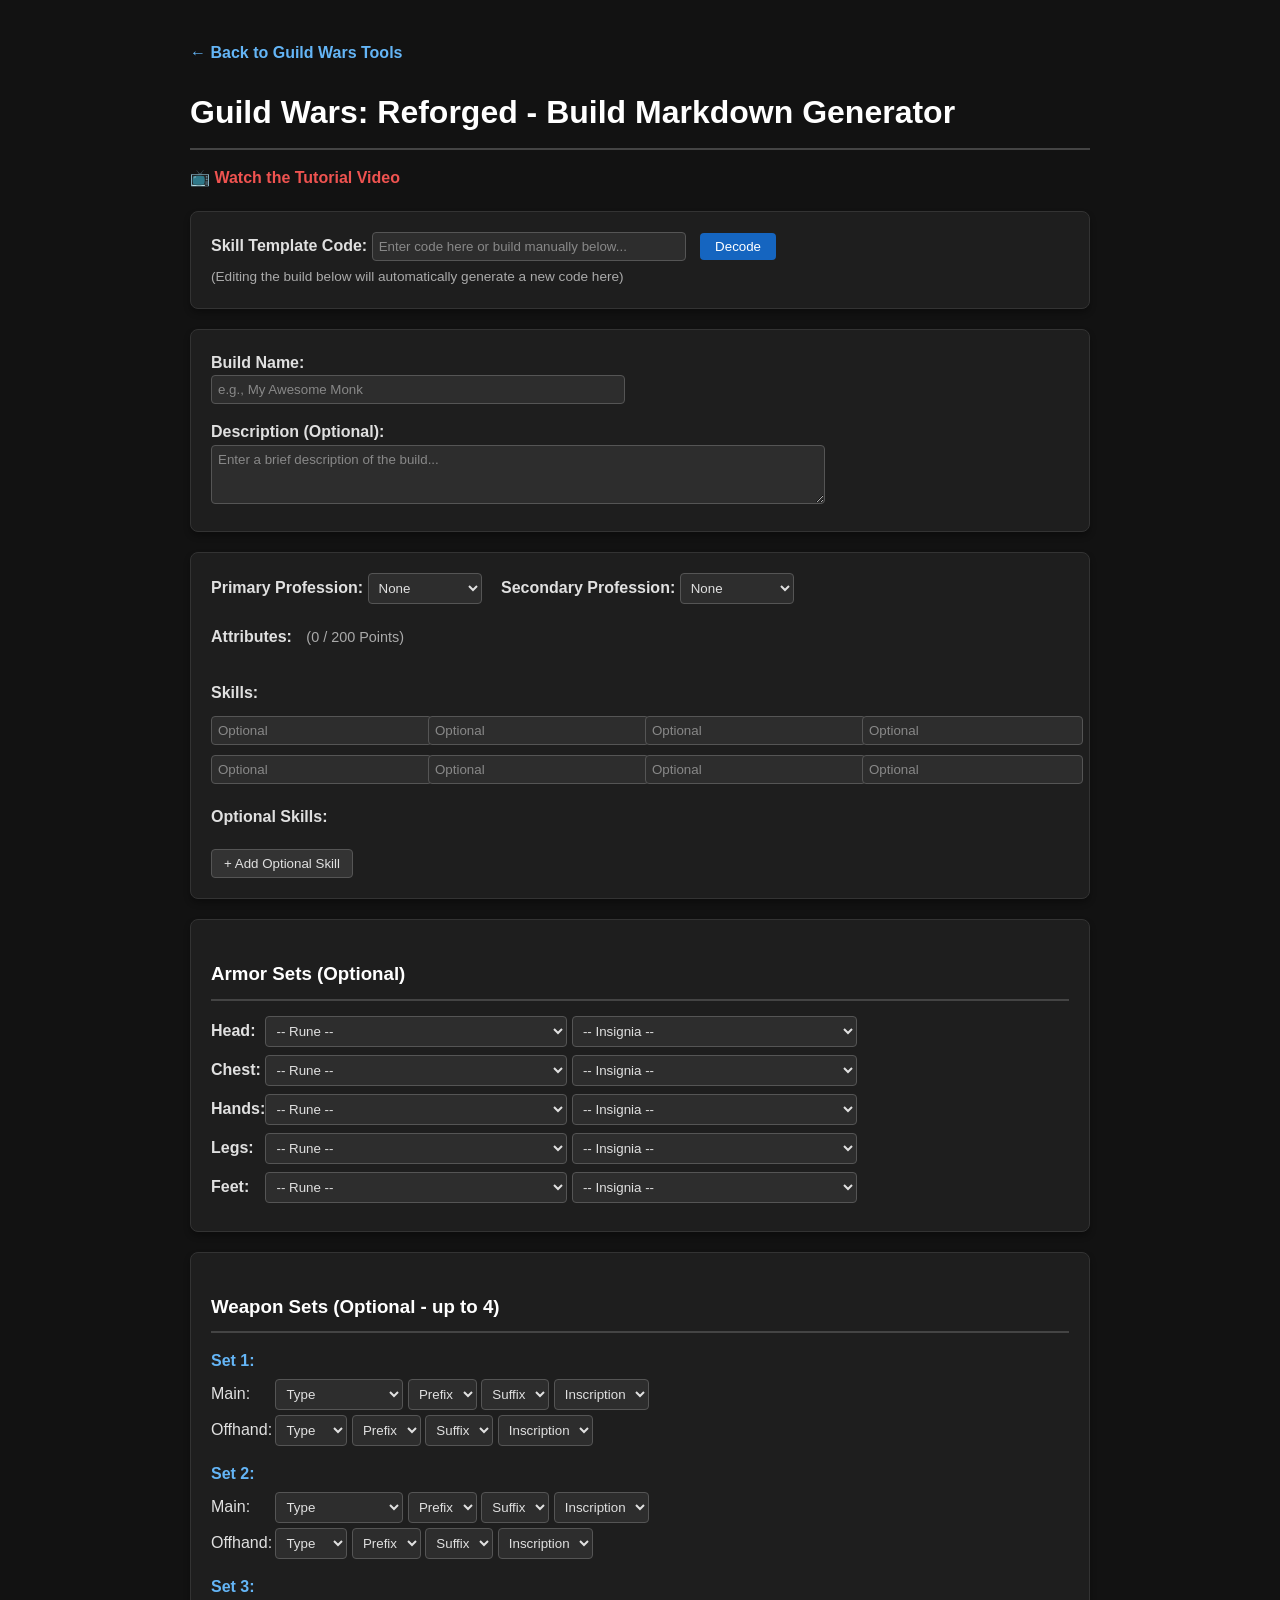
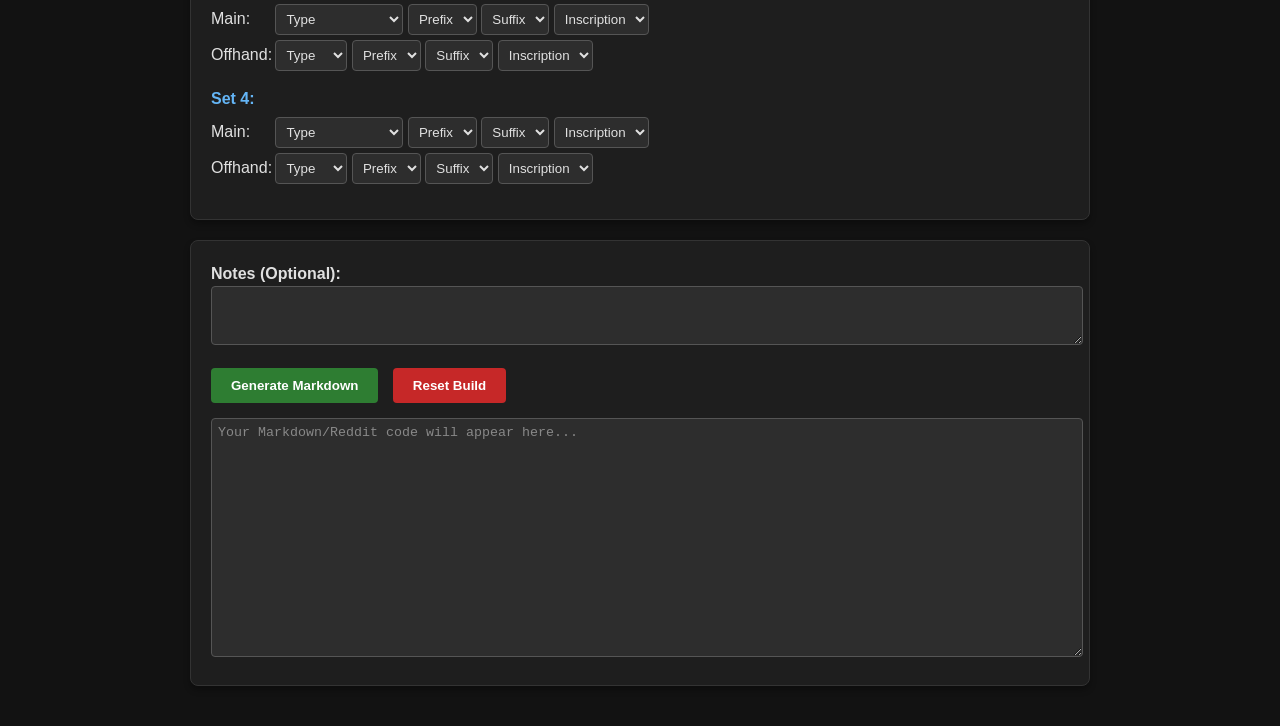
<file: markdown-generator/index.html>
<!DOCTYPE html>
<html lang="en">
<head>
    <meta charset="UTF-8">
	<link rel="manifest" href="/site.webmanifest">
    <title>Guild Wars: Reforged - Build Markdown Generator</title>
    <style>
        body { 
            font-family: Arial, sans-serif; 
            max-width: 900px; 
            margin: 40px auto; 
            padding: 0 20px; 
            line-height: 1.6; 
            background-color: #121212; 
            color: #e0e0e0; 
        }
        h1, h2, h3 { 
            color: #ffffff; 
            border-bottom: 2px solid #444; 
            padding-bottom: 10px; 
            margin-bottom: 15px; 
        }
        section, #manual-build-core { 
            background: #1e1e1e; 
            padding: 20px; 
            margin-bottom: 20px; 
            border-radius: 8px; 
            box-shadow: 0 4px 6px rgba(0,0,0,0.3); 
            border: 1px solid #333;
        }
        a { color: #64b5f6; text-decoration: none; font-weight: bold; }
        a:hover { color: #90caf9; text-decoration: underline; }
        
        /* Form Elements */
        input[type="text"], input[type="number"], select, textarea {
            background-color: #2d2d2d;
            color: #e0e0e0;
            border: 1px solid #555;
            padding: 6px;
            border-radius: 4px;
            font-family: inherit;
        }
        input::placeholder, textarea::placeholder { color: #888; }
        input:focus, select:focus, textarea:focus {
            outline: none;
            border-color: #64b5f6;
            box-shadow: 0 0 4px rgba(100, 181, 246, 0.5);
        }

        /* Standard Buttons */
        button {
            background-color: #333;
            color: #e0e0e0;
            border: 1px solid #555;
            padding: 6px 12px;
            border-radius: 4px;
            cursor: pointer;
            transition: background-color 0.2s;
        }
        button:hover { background-color: #444; }

        /* Specific Action Buttons */
        #decode-btn { background-color: #1565c0; color: #fff; border: none; padding: 6px 15px; }
        #decode-btn:hover { background-color: #0d47a1; }
        #generate-btn { background-color: #2e7d32; color: white; border: none; padding: 10px 20px; font-weight: bold; }
        #generate-btn:hover { background-color: #1b5e20; }
        #reset-btn { background-color: #c62828; color: white; border: none; padding: 10px 20px; font-weight: bold; margin-left: 10px; }
        #reset-btn:hover { background-color: #b71c1c; }
        #copy-btn { background-color: #e65100; color: white; border: none; padding: 10px 20px; font-weight: bold; margin-left: 10px; }
        #copy-btn:hover { background-color: #bf360c; }

        /* Layout Grids */
        .grid-4 { display: grid; grid-template-columns: repeat(4, 1fr); gap: 10px; margin-top: 10px; }
        .grid-6 { display: grid; grid-template-columns: repeat(6, 1fr); gap: 10px; margin-top: 10px; }
        .attr-box { display: flex; flex-direction: column; font-size: 0.9em; }
        .attr-box input { width: 50px; margin-top: 4px; }
    </style>
</head>
<body>
    <div style="margin-bottom: 20px; display: flex; justify-content: space-between; align-items: center;">
        <a href="../index.html">&larr; Back to Guild Wars Tools</a>
    </div>
    
    <h1>Guild Wars: Reforged - Build Markdown Generator</h1>
    
    <div style="margin-bottom: 20px;">
        <a href="https://www.reddit.com/r/GuildWars/comments/1rkylwj/i_created_a_tool_to_share_builds_on_reddit/" target="_blank" style="color: #ef5350;">&#128250; Watch the Tutorial Video</a>
    </div>

    <section id="decode-section">
        <label for="template-code" style="font-weight: bold;">Skill Template Code:</label>
        <input type="text" id="template-code" placeholder="Enter code here or build manually below..." style="width: 300px; margin-right: 10px;">
        <button id="decode-btn">Decode</button>
        <div style="font-size: 0.85em; color: #aaa; margin-top: 5px;">(Editing the build below will automatically generate a new code here)</div>
    </section>
    
    <section id="meta-section">
        <label for="build-name" style="font-weight: bold;">Build Name:</label><br>
        <input type="text" id="build-name" placeholder="e.g., My Awesome Monk" style="width: 100%; max-width: 400px; margin-bottom: 15px;"><br>
        
        <label for="build-desc" style="font-weight: bold;">Description (Optional):</label><br>
        <textarea id="build-desc" rows="3" style="width: 100%; max-width: 600px;" placeholder="Enter a brief description of the build..."></textarea>
    </section>
    
    <div id="manual-build-core">
        <div style="margin-bottom: 20px;">
            <strong>Primary Profession:</strong>
            <select id="primary-prof-select" style="margin-right: 15px;"></select>
            
            <strong>Secondary Profession:</strong>
            <select id="secondary-prof-select"></select>
        </div>
        
        <div style="margin-bottom: 20px;">
            <strong>Attributes:</strong> <span id="attr-points-tally" style="font-weight: normal; font-size: 0.9em; margin-left: 10px; color: #aaa;">(0 / 200 Points)</span>
            <div id="attributes-inputs-container" class="grid-6">
                </div>
        </div>

        <div style="margin-bottom: 20px;">
            <strong>Skills:</strong>
            <div id="skills-inputs-container" class="grid-4">
                </div>
        </div>
        
        <div>
            <strong>Optional Skills:</strong>
            <div id="optional-skills-container" style="margin-top: 10px;"></div>
            <button id="add-optional-skill-btn" style="margin-top: 10px;">+ Add Optional Skill</button>
            <datalist id="all-skills-datalist"></datalist>
        </div>
    </div>

    <section id="armor-section">
        <h3>Armor Sets (Optional)</h3>
        <div id="armor-forms"></div>
    </section>

    <section id="weapon-section">
        <h3>Weapon Sets (Optional - up to 4)</h3>
        <div id="weapon-forms"></div>
    </section>
    
    <section id="output-section">
        <div style="margin-bottom: 15px;">
            <strong>Notes (Optional):</strong><br>
            <textarea id="build-notes" rows="3" style="width: 100%;"></textarea>
        </div>

        <div style="margin-bottom: 15px;">
            <button id="generate-btn">Generate Markdown</button>
            <button id="reset-btn">Reset Build</button>
        </div>
        
        <textarea id="output" rows="15" style="width: 100%; font-family: monospace;" placeholder="Your Markdown/Reddit code will appear here..."></textarea>
    </section>

    <script src="decoder.js"></script>
    <script src="app.js"></script>
</body>
</html>
</file>
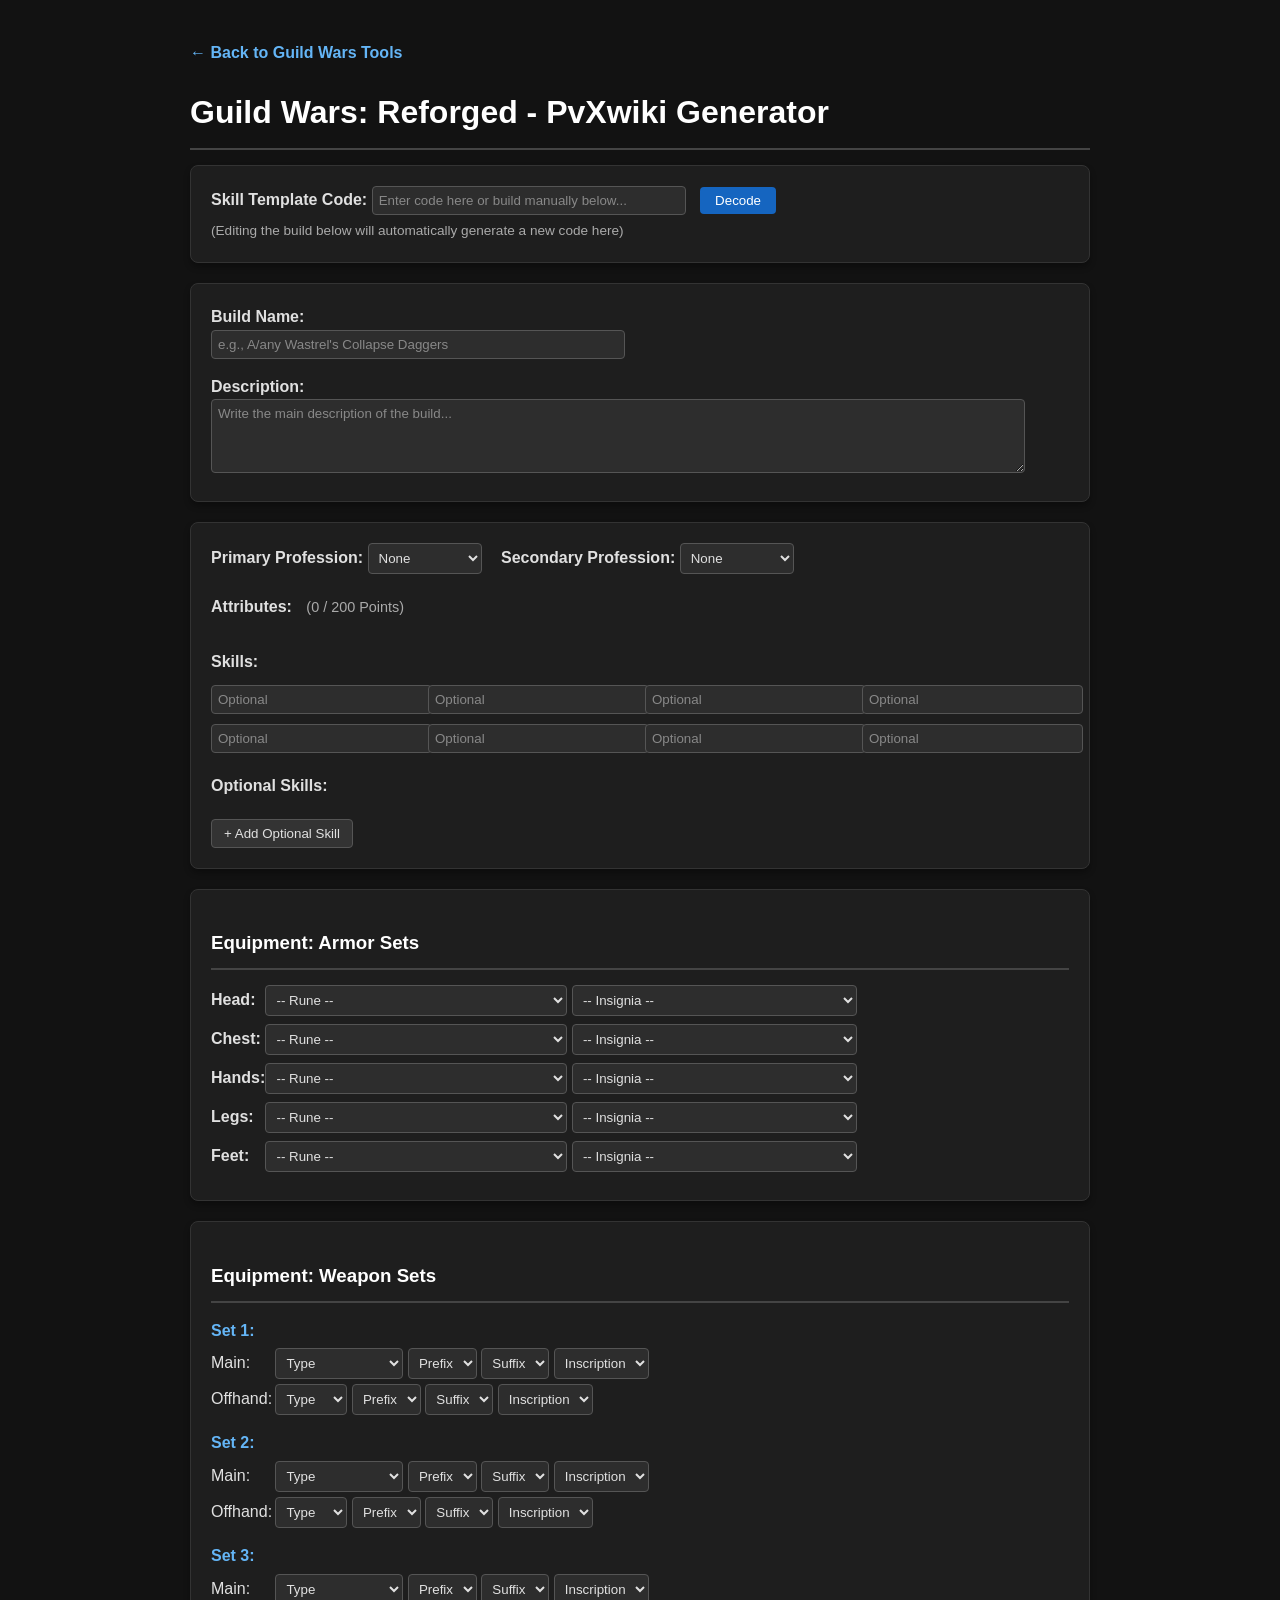
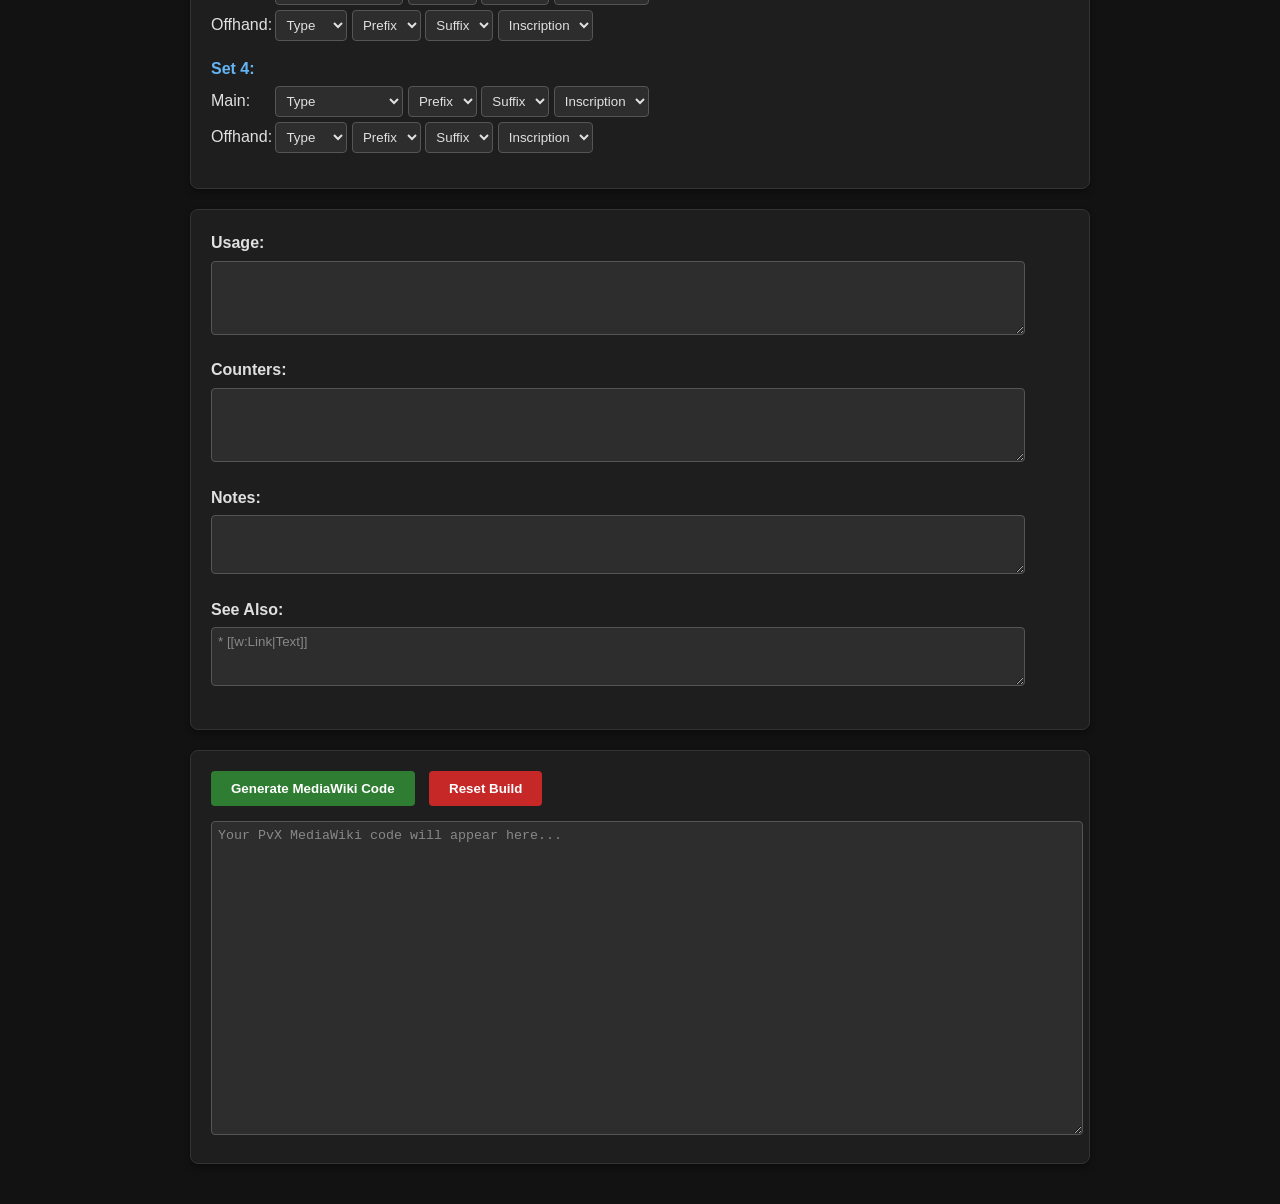
<file: pvx-generator/index.html>
<!DOCTYPE html>
<html lang="en">
<head>
    <meta charset="UTF-8">
	<link rel="manifest" href="/site.webmanifest">
    <title>Guild Wars: Reforged - PvXwiki Build Generator</title>
    <style>
        body { 
            font-family: Arial, sans-serif; 
            max-width: 900px; 
            margin: 40px auto; 
            padding: 0 20px; 
            line-height: 1.6; 
            background-color: #121212; 
            color: #e0e0e0; 
        }
        h1, h2, h3 { 
            color: #ffffff; 
            border-bottom: 2px solid #444; 
            padding-bottom: 10px; 
            margin-bottom: 15px; 
        }
        section, #manual-build-core { 
            background: #1e1e1e; 
            padding: 20px; 
            margin-bottom: 20px; 
            border-radius: 8px; 
            box-shadow: 0 4px 6px rgba(0,0,0,0.3); 
            border: 1px solid #333;
        }
        a { color: #64b5f6; text-decoration: none; font-weight: bold; }
        a:hover { color: #90caf9; text-decoration: underline; }
        
        /* Form Elements */
        input[type="text"], input[type="number"], select, textarea {
            background-color: #2d2d2d;
            color: #e0e0e0;
            border: 1px solid #555;
            padding: 6px;
            border-radius: 4px;
            font-family: inherit;
        }
        input::placeholder, textarea::placeholder { color: #888; }
        input:focus, select:focus, textarea:focus {
            outline: none;
            border-color: #64b5f6;
            box-shadow: 0 0 4px rgba(100, 181, 246, 0.5);
        }

        /* Standard Buttons */
        button {
            background-color: #333;
            color: #e0e0e0;
            border: 1px solid #555;
            padding: 6px 12px;
            border-radius: 4px;
            cursor: pointer;
            transition: background-color 0.2s;
        }
        button:hover { background-color: #444; }

        /* Specific Action Buttons */
        #decode-btn { background-color: #1565c0; color: #fff; border: none; padding: 6px 15px; }
        #decode-btn:hover { background-color: #0d47a1; }
        #generate-btn { background-color: #2e7d32; color: white; border: none; padding: 10px 20px; font-weight: bold; }
        #generate-btn:hover { background-color: #1b5e20; }
        #reset-btn { background-color: #c62828; color: white; border: none; padding: 10px 20px; font-weight: bold; margin-left: 10px; }
        #reset-btn:hover { background-color: #b71c1c; }
        #copy-btn { background-color: #e65100; color: white; border: none; padding: 10px 20px; font-weight: bold; margin-left: 10px; }
        #copy-btn:hover { background-color: #bf360c; }

        /* Layout Grids */
        .grid-4 { display: grid; grid-template-columns: repeat(4, 1fr); gap: 10px; margin-top: 10px; }
        .grid-6 { display: grid; grid-template-columns: repeat(6, 1fr); gap: 10px; margin-top: 10px; }
        .attr-box { display: flex; flex-direction: column; font-size: 0.9em; }
        .attr-box input { width: 50px; margin-top: 4px; }
    </style>
</head>
<body>
    <div style="margin-bottom: 20px; display: flex; justify-content: space-between; align-items: center;">
        <a href="../index.html">&larr; Back to Guild Wars Tools</a>
    </div>
    
    <h1>Guild Wars: Reforged - PvXwiki Generator</h1>

    <section id="decode-section">
        <label for="template-code" style="font-weight: bold;">Skill Template Code:</label>
        <input type="text" id="template-code" placeholder="Enter code here or build manually below..." style="width: 300px; margin-right: 10px;">
        <button id="decode-btn">Decode</button>
        <div style="font-size: 0.85em; color: #aaa; margin-top: 5px;">(Editing the build below will automatically generate a new code here)</div>
    </section>
    
    <section id="meta-section">
        <label for="build-name" style="font-weight: bold;">Build Name:</label><br>
        <input type="text" id="build-name" placeholder="e.g., A/any Wastrel's Collapse Daggers" style="width: 100%; max-width: 400px; margin-bottom: 15px;"><br>
        
        <label for="build-desc" style="font-weight: bold;">Description:</label><br>
        <textarea id="build-desc" rows="4" style="width: 100%; max-width: 800px;" placeholder="Write the main description of the build..."></textarea>
    </section>
    
    <div id="manual-build-core">
        <div style="margin-bottom: 20px;">
            <strong>Primary Profession:</strong>
            <select id="primary-prof-select" style="margin-right: 15px;"></select>
            
            <strong>Secondary Profession:</strong>
            <select id="secondary-prof-select"></select>
        </div>
        
        <div style="margin-bottom: 20px;">
            <strong>Attributes:</strong> <span id="attr-points-tally" style="font-weight: normal; font-size: 0.9em; margin-left: 10px; color: #aaa;">(0 / 200 Points)</span>
            <div id="attributes-inputs-container" class="grid-6">
                </div>
        </div>

        <div style="margin-bottom: 20px;">
            <strong>Skills:</strong>
            <div id="skills-inputs-container" class="grid-4">
                </div>
        </div>
        
        <div>
            <strong>Optional Skills:</strong>
            <div id="optional-skills-container" style="margin-top: 10px;"></div>
            <button id="add-optional-skill-btn" style="margin-top: 10px;">+ Add Optional Skill</button>
            <datalist id="all-skills-datalist"></datalist>
        </div>
    </div>

    <section id="armor-section">
        <h3>Equipment: Armor Sets</h3>
        <div id="armor-forms"></div>
    </section>

    <section id="weapon-section">
        <h3>Equipment: Weapon Sets</h3>
        <div id="weapon-forms"></div>
    </section>
    
    <section id="documentation-section">
        <div style="margin-bottom: 15px;">
            <label for="build-usage" style="font-weight: bold;">Usage:</label><br>
            <textarea id="build-usage" rows="4" style="width: 100%; max-width: 800px; margin-top: 5px;"></textarea>
        </div>

        <div style="margin-bottom: 15px;">
            <label for="build-counters" style="font-weight: bold;">Counters:</label><br>
            <textarea id="build-counters" rows="4" style="width: 100%; max-width: 800px; margin-top: 5px;"></textarea>
        </div>

        <div style="margin-bottom: 15px;">
            <label for="build-notes" style="font-weight: bold;">Notes:</label><br>
            <textarea id="build-notes" rows="3" style="width: 100%; max-width: 800px; margin-top: 5px;"></textarea>
        </div>

        <div style="margin-bottom: 15px;">
            <label for="build-see-also" style="font-weight: bold;">See Also:</label><br>
            <textarea id="build-see-also" rows="3" style="width: 100%; max-width: 800px; margin-top: 5px;" placeholder="* [[w:Link|Text]]"></textarea>
        </div>
    </section>

    <section id="output-section">
        <div style="margin-bottom: 15px;">
            <button id="generate-btn">Generate MediaWiki Code</button>
            <button id="reset-btn">Reset Build</button>
        </div>
        
        <textarea id="output" rows="20" style="width: 100%; font-family: monospace;" placeholder="Your PvX MediaWiki code will appear here..."></textarea>
    </section>

    <script src="decoder.js"></script>
    <script src="app.js"></script>
</body>
</html>
</file>
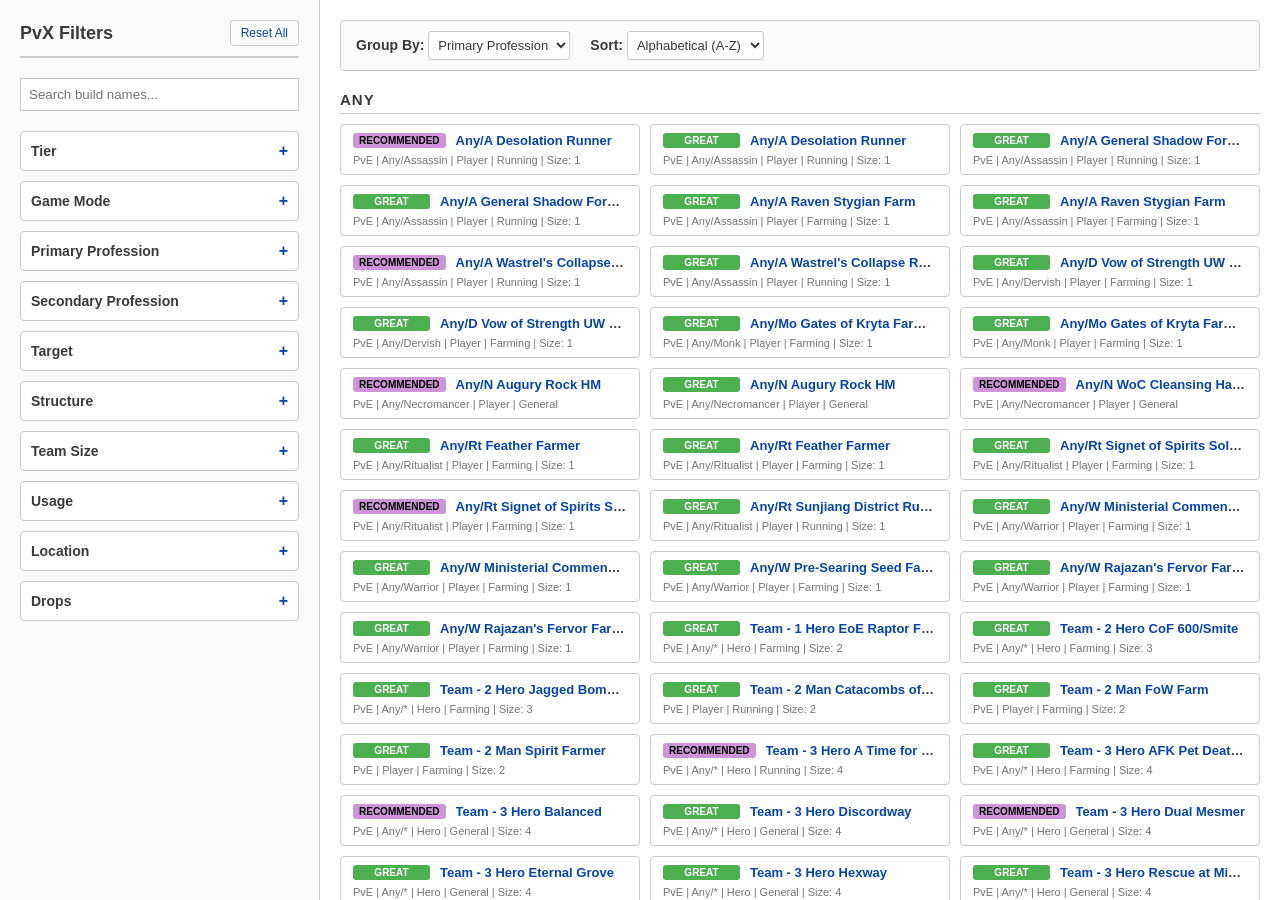
<file: pvx-tags-mockup/index.html>
<!DOCTYPE html>
<html lang="en">
<head>
    <meta charset="UTF-8">
    <meta name="viewport" content="width=device-width, initial-scale=1.0">
    <title>PvX Advanced Search</title>
    <style>
        :root {
            --bg-color: var(--theme-page-background-color, #ffffff);
            --panel-bg: var(--theme-page-background-color, #fbfbfb);
            --text-main: var(--theme-text-color, #3a3a3a);
            --text-muted: var(--theme-page-text-color, #757575);
            --border-color: var(--theme-border-color, #cccccc);
            --accent: var(--theme-link-color, #0645ad);
            --accent-hover: var(--theme-link-color--hover, #0b0080);
        }
        body {
            font-family: 'Helvetica Neue', Helvetica, Arial, sans-serif;
            background-color: var(--bg-color);
            color: var(--text-main);
            margin: 0;
            display: flex;
            height: 100vh;
            overflow: hidden; /* Prevent body scroll when menu is open */
        }
        
        /* Mobile Header - Hidden on Desktop */
        .mobile-header {
            display: none;
            background-color: var(--panel-bg);
            padding: 15px 20px;
            border-bottom: 1px solid var(--border-color);
            align-items: center;
            justify-content: space-between;
            flex-shrink: 0;
        }
        .mobile-header h1 {
            margin: 0;
            font-size: 18px;
            color: var(--accent);
        }
        .filter-toggle-btn {
            background: var(--accent);
            color: white;
            border: none;
            padding: 8px 12px;
            border-radius: 4px;
            font-weight: bold;
            cursor: pointer;
            font-size: 14px;
        }

        /* Overlay for mobile menu */
        .sidebar-overlay {
            display: none;
            position: fixed;
            top: 0; left: 0; right: 0; bottom: 0;
            background: rgba(0,0,0,0.5);
            z-index: 999;
            opacity: 0;
            transition: opacity 0.3s ease;
        }

        .sidebar {
            width: 320px;
            background-color: var(--panel-bg);
            border-right: 1px solid var(--border-color);
            padding: 20px;
            overflow-y: auto;
            box-sizing: border-box;
            flex-shrink: 0;
            z-index: 1000;
            transition: transform 0.3s ease;
        }
        .sidebar-header {
            display: flex;
            justify-content: space-between;
            align-items: center;
            margin-bottom: 20px;
            border-bottom: 2px solid var(--border-color);
            padding-bottom: 10px;
        }
        .sidebar-header h2 {
            margin: 0;
            font-size: 18px;
            color: var(--text-main);
        }
        
        .header-actions {
            display: flex;
            gap: 10px;
        }

        .reset-btn {
            background: transparent;
            color: var(--accent);
            border: 1px solid var(--border-color);
            padding: 5px 10px;
            cursor: pointer;
            border-radius: 3px;
            font-size: 12px;
            transition: 0.2s;
        }
        .reset-btn:hover { background: var(--border-color); color: var(--accent-hover); }
        
        .close-sidebar-btn {
            display: none; /* Hidden on desktop */
            background: var(--text-main);
            color: var(--bg-color);
        }

        .group-reset-btn {
            background: transparent;
            color: var(--text-muted);
            border: 1px solid var(--border-color);
            border-radius: 3px;
            font-size: 10px;
            cursor: pointer;
            padding: 2px 6px;
            transition: 0.2s;
        }
        .group-reset-btn:hover {
            color: var(--text-main);
            border-color: var(--text-muted);
        }
        
        .filter-group {
            margin-bottom: 10px;
            background: var(--bg-color);
            padding: 10px;
            border-radius: 4px;
            border: 1px solid var(--border-color);
        }
        .filter-group summary {
            font-size: 14px;
            font-weight: bold;
            color: var(--text-main);
            cursor: pointer;
            list-style: none;
            display: flex;
            justify-content: space-between;
            align-items: center;
        }
        .filter-group summary::-webkit-details-marker { display: none; }
        .filter-group summary::after { content: '+'; font-size: 16px; color: var(--accent); }
        .filter-group[open] summary::after { content: '−'; }
        
        .filter-content {
            margin-top: 10px;
            padding-top: 10px;
            border-top: 1px dashed var(--border-color);
        }
        .filter-header-actions {
            display: flex;
            justify-content: space-between;
            align-items: center;
            margin-bottom: 8px;
            padding-bottom: 5px;
            border-bottom: 1px dashed var(--border-color);
        }
        .any-toggle-container {
            font-weight: bold;
            color: var(--accent);
            margin: 0;
        }
        
        .checkbox-label {
            display: block;
            margin-bottom: 5px;
            font-size: 13px;
            cursor: pointer;
        }
        .specifics { transition: opacity 0.2s, filter 0.2s; }
        .disabled-label {
            opacity: 0.3;
            filter: grayscale(100%);
        }
        .disabled-label input[type="text"] {
            background-color: #e9e9e9;
        }
        
        .main-wrapper {
            display: flex;
            flex-direction: column;
            flex-grow: 1;
            height: 100%;
        }

        .main-content { 
            flex-grow: 1; 
            padding: 20px; 
            overflow-y: auto; 
            background-color: var(--bg-color);
        }
        .controls {
            display: flex;
            gap: 20px;
            margin-bottom: 20px;
            background-color: var(--panel-bg);
            padding: 10px 15px;
            border-radius: 4px;
            border: 1px solid var(--border-color);
        }
        .controls select, .controls input {
            background: var(--bg-color);
            color: var(--text-main);
            border: 1px solid var(--border-color);
            padding: 5px;
            border-radius: 3px;
            font-size: 13px;
        }
        .group-header {
            font-size: 15px;
            color: var(--text-main);
            border-bottom: 1px solid var(--border-color);
            margin: 20px 0 10px 0;
            padding-bottom: 5px;
            text-transform: uppercase;
            letter-spacing: 1px;
            font-weight: bold;
            grid-column: 1 / -1; 
        }
        
        .results-grid {
            display: grid;
            grid-template-columns: repeat(auto-fill, minmax(280px, 1fr));
            gap: 10px;
        }

        .build-item {
            background-color: var(--bg-color);
            padding: 8px 12px;
            border-radius: 4px;
            border: 1px solid var(--border-color);
            display: flex;
            flex-direction: column;
            gap: 6px;
        }
        .build-item-header {
            display: flex;
            align-items: center;
            gap: 10px;
        }
        .build-title { 
            font-weight: bold; 
            flex-grow: 1; 
            font-size: 13px;
            white-space: nowrap;
            overflow: hidden;
            text-overflow: ellipsis;
        }
        .build-title a {
            color: var(--accent);
            text-decoration: none;
        }
        .build-title a:hover {
            text-decoration: underline;
        }
        
        .tag {
            padding: 2px 6px;
            border-radius: 3px;
            font-size: 10px;
            font-weight: bold;
            text-transform: uppercase;
            color: #000;
            min-width: 65px;
            text-align: center;
            flex-shrink: 0;
        }
        .tag-recommended { background-color: #ce93d8; } 
        .tag-great { background-color: #4CAF50; color: white; }
        .tag-good { background-color: #FFEB3B; }
        .tag-creative { background-color: #FF9800; color: white; }
        .tag-testing { background-color: #03A9F4; color: white; }
        .tag-trial { background-color: #9E9E9E; color: white; }
        .meta-tags { 
            font-size: 11px; 
            color: var(--text-muted); 
            text-align: left; 
        }

        /* --- MOBILE RESPONSIVENESS --- */
        @media (max-width: 800px) {
            body {
                flex-direction: column;
            }
            .mobile-header {
                display: flex;
            }
            .sidebar {
                position: fixed;
                top: 0;
                left: 0;
                height: 100vh;
                width: 85%;
                max-width: 320px;
                transform: translateX(-100%);
                box-shadow: 2px 0 10px rgba(0,0,0,0.2);
				padding-bottom: calc(60px + env(safe-area-inset-bottom));
            }
            .sidebar.open {
                transform: translateX(0);
            }
            .sidebar-overlay.open {
                display: block;
                opacity: 1;
            }
            .close-sidebar-btn {
                display: block;
            }
            .controls {
                flex-direction: column;
                gap: 10px;
            }
            .controls select {
                width: 100%;
            }
        }
    </style>
</head>
<body>

    <div class="sidebar-overlay" id="sidebarOverlay"></div>

    <div class="sidebar" id="sidebar">
        <div class="sidebar-header">
            <h2>PvX Filters</h2>
            <div class="header-actions">
                <button class="reset-btn" id="globalReset">Reset All</button>
                <button class="reset-btn close-sidebar-btn" id="closeSidebarBtn">✕</button>
            </div>
        </div>

        <input type="text" id="textSearch" placeholder="Search build names..." style="width: 100%; margin-bottom: 20px; padding: 8px; box-sizing: border-box; background: var(--bg-color); color: var(--text-main); border: 1px solid var(--border-color);">

        <details class="filter-group" data-category="tier">
            <summary>Tier</summary>
            <div class="filter-content">
                <div class="filter-header-actions">
                    <label class="checkbox-label any-toggle-container"><input type="checkbox" class="any-toggle" checked> [Any]</label>
                    <button class="group-reset-btn">Reset</button>
                </div>
                <div class="specifics disabled-label">
                    <label class="checkbox-label"><input type="checkbox" value="Recommended"> Recommended</label>
                    <label class="checkbox-label"><input type="checkbox" value="Great"> Great</label>
                    <label class="checkbox-label"><input type="checkbox" value="Good"> Good</label>
                    <label class="checkbox-label"><input type="checkbox" value="Creative"> Creative</label>
                    <label class="checkbox-label"><input type="checkbox" value="Testing"> Testing</label>
                    <label class="checkbox-label"><input type="checkbox" value="Trial"> Trial</label>
                </div>
            </div>
        </details>

        <details class="filter-group" data-category="mode">
            <summary>Game Mode</summary>
            <div class="filter-content">
                <div class="filter-header-actions">
                    <label class="checkbox-label any-toggle-container"><input type="checkbox" class="any-toggle" checked> [Any]</label>
                    <button class="group-reset-btn">Reset</button>
                </div>
                <div class="specifics disabled-label">
                    <label class="checkbox-label"><input type="checkbox" value="PvE"> PvE</label>
                    <label class="checkbox-label"><input type="checkbox" value="PvP"> PvP</label>
                </div>
            </div>
        </details>

        <details class="filter-group" data-category="primary">
            <summary>Primary Profession</summary>
            <div class="filter-content">
                <div class="filter-header-actions">
                    <label class="checkbox-label any-toggle-container"><input type="checkbox" class="any-toggle" checked> [Any]</label>
                    <button class="group-reset-btn">Reset</button>
                </div>
                <div class="specifics disabled-label">
                    <label class="checkbox-label"><input type="checkbox" value="Warrior"> Warrior</label>
                    <label class="checkbox-label"><input type="checkbox" value="Ranger"> Ranger</label>
                    <label class="checkbox-label"><input type="checkbox" value="Monk"> Monk</label>
                    <label class="checkbox-label"><input type="checkbox" value="Necromancer"> Necromancer</label>
                    <label class="checkbox-label"><input type="checkbox" value="Mesmer"> Mesmer</label>
                    <label class="checkbox-label"><input type="checkbox" value="Elementalist"> Elementalist</label>
                    <label class="checkbox-label"><input type="checkbox" value="Assassin"> Assassin</label>
                    <label class="checkbox-label"><input type="checkbox" value="Ritualist"> Ritualist</label>
                    <label class="checkbox-label"><input type="checkbox" value="Paragon"> Paragon</label>
                    <label class="checkbox-label"><input type="checkbox" value="Dervish"> Dervish</label>
                </div>
            </div>
        </details>

        <details class="filter-group" data-category="secondary">
            <summary>Secondary Profession</summary>
            <div class="filter-content">
                <div class="filter-header-actions">
                    <label class="checkbox-label any-toggle-container"><input type="checkbox" class="any-toggle" checked> [Any]</label>
                    <button class="group-reset-btn">Reset</button>
                </div>
                <div class="specifics disabled-label">
                    <label class="checkbox-label"><input type="checkbox" value="Warrior"> Warrior</label>
                    <label class="checkbox-label"><input type="checkbox" value="Ranger"> Ranger</label>
                    <label class="checkbox-label"><input type="checkbox" value="Monk"> Monk</label>
                    <label class="checkbox-label"><input type="checkbox" value="Necromancer"> Necromancer</label>
                    <label class="checkbox-label"><input type="checkbox" value="Mesmer"> Mesmer</label>
                    <label class="checkbox-label"><input type="checkbox" value="Elementalist"> Elementalist</label>
                    <label class="checkbox-label"><input type="checkbox" value="Assassin"> Assassin</label>
                    <label class="checkbox-label"><input type="checkbox" value="Ritualist"> Ritualist</label>
                    <label class="checkbox-label"><input type="checkbox" value="Paragon"> Paragon</label>
                    <label class="checkbox-label"><input type="checkbox" value="Dervish"> Dervish</label>
                </div>
            </div>
        </details>

        <details class="filter-group" data-category="target">
            <summary>Target</summary>
            <div class="filter-content">
                <div class="filter-header-actions">
                    <label class="checkbox-label any-toggle-container"><input type="checkbox" class="any-toggle" checked> [Any]</label>
                    <button class="group-reset-btn">Reset</button>
                </div>
                <div class="specifics disabled-label">
                    <label class="checkbox-label"><input type="checkbox" value="Player"> Player</label>
                    <label class="checkbox-label"><input type="checkbox" value="Hero"> Hero</label>
                </div>
            </div>
        </details>

        <details class="filter-group" data-category="structure">
            <summary>Structure</summary>
            <div class="filter-content">
                <div class="filter-header-actions">
                    <label class="checkbox-label any-toggle-container"><input type="checkbox" class="any-toggle" checked> [Any]</label>
                    <button class="group-reset-btn">Reset</button>
                </div>
                <div class="specifics disabled-label">
                    <label class="checkbox-label"><input type="checkbox" value="Individual"> Individual</label>
                    <label class="checkbox-label"><input type="checkbox" value="Team,Solo"> Team/Solo</label>
                </div>
            </div>
        </details>

        <details class="filter-group" data-category="team_size">
            <summary>Team Size</summary>
            <div class="filter-content">
                <div class="filter-header-actions">
                    <label class="checkbox-label any-toggle-container"><input type="checkbox" class="any-toggle" checked> [Any]</label>
                    <button class="group-reset-btn">Reset</button>
                </div>
                <div class="specifics disabled-label">
                    <input type="text" id="teamSizeInput" placeholder="e.g. 1, 4, 8" style="width: 100%; padding: 5px; box-sizing: border-box; background: var(--bg-color); color: var(--text-main); border: 1px solid var(--border-color);">
                </div>
            </div>
        </details>

        <details class="filter-group" data-category="usage">
            <summary>Usage</summary>
            <div class="filter-content">
                <div class="filter-header-actions">
                    <label class="checkbox-label any-toggle-container"><input type="checkbox" class="any-toggle" checked> [Any]</label>
                    <button class="group-reset-btn">Reset</button>
                </div>
                <div class="specifics disabled-label">
                    <label class="checkbox-label"><input type="checkbox" value="General"> General</label>
                    <label class="checkbox-label"><input type="checkbox" value="Farming"> Farming</label>
                    <label class="checkbox-label"><input type="checkbox" value="Speedclear"> Speedclear</label>
                    <label class="checkbox-label"><input type="checkbox" value="Running"> Running</label>
                    <label class="checkbox-label"><input type="checkbox" value="Quest"> Quest</label>
                </div>
            </div>
        </details>

        <details class="filter-group" data-category="location">
            <summary>Location</summary>
            <div class="filter-content">
                <div class="filter-header-actions">
                    <label class="checkbox-label any-toggle-container"><input type="checkbox" class="any-toggle" checked> [Any]</label>
                    <button class="group-reset-btn">Reset</button>
                </div>
                <div class="specifics disabled-label">
                    <label class="checkbox-label"><input type="checkbox" value="Guild versus Guild"> GvG</label>
                    <label class="checkbox-label"><input type="checkbox" value="Heroes' Ascent"> Heroes' Ascent (HA)</label>
                    <label class="checkbox-label"><input type="checkbox" value="Random Arenas"> Random Arenas (RA)</label>
                    <label class="checkbox-label"><input type="checkbox" value="Jade Quarry"> Jade Quarry (JQ)</label>
                    <label class="checkbox-label"><input type="checkbox" value="Fort Aspenwood"> Fort Aspenwood (FA)</label>
                    <label class="checkbox-label"><input type="checkbox" value="Alliance Battles"> Alliance Battles (AB)</label>
                    <label class="checkbox-label"><input type="checkbox" value="The Underworld"> The Underworld (UW)</label>
                    <label class="checkbox-label"><input type="checkbox" value="Fissure of Woe"> Fissure of Woe (FoW)</label>
                    <label class="checkbox-label"><input type="checkbox" value="Domain of Anguish"> Domain of Anguish (DoA)</label>
                    <label class="checkbox-label"><input type="checkbox" value="Urgoz's Warren"> Urgoz's Warren</label>
                    <label class="checkbox-label"><input type="checkbox" value="The Deep"> The Deep</label>
                    <label class="checkbox-label"><input type="checkbox" value="Shards of Orr"> Shards of Orr</label>
                    <label class="checkbox-label"><input type="checkbox" value="Lornar's Pass"> Lornar's Pass (Vaettir)</label>
                </div>
            </div>
        </details>

        <details class="filter-group" data-category="drops">
            <summary>Drops</summary>
            <div class="filter-content">
                <div class="filter-header-actions">
                    <label class="checkbox-label any-toggle-container"><input type="checkbox" class="any-toggle" checked> [Any]</label>
                    <button class="group-reset-btn">Reset</button>
                </div>
                <div class="specifics disabled-label">
                    <label class="checkbox-label"><input type="checkbox" value="Ectoplasm"> Ectoplasm</label>
                    <label class="checkbox-label"><input type="checkbox" value="Obsidian Shard"> Obsidian Shard</label>
                    <label class="checkbox-label"><input type="checkbox" value="Glacial Stone"> Glacial Stone</label>
                    <label class="checkbox-label"><input type="checkbox" value="Dust"> Dust</label>
                    <label class="checkbox-label"><input type="checkbox" value="Gemstone"> Gemstone</label>
                </div>
            </div>
        </details>
    </div>

    <div class="main-wrapper">
        <div class="mobile-header">
            <h1>PvX Search</h1>
            <button class="filter-toggle-btn" id="mobileFilterBtn">☰ Filters</button>
        </div>

        <div class="main-content">
            <div class="controls">
                <div>
                    <label style="font-size: 14px; font-weight: bold;">Group By: </label>
                    <select id="groupBy">
                        <option value="primary">Primary Profession</option>
                        <option value="tier">Tier</option>
                        <option value="mode">Game Mode</option>
                        <option value="structure">Structure</option>
                        <option value="usage">Usage</option>
                        <option value="none">None (List All)</option>
                    </select>
                </div>
                <div>
                    <label style="font-size: 14px; font-weight: bold;">Sort: </label>
                    <select id="sortBy">
                        <option value="alpha">Alphabetical (A-Z)</option>
                        <option value="tier">Tier Rank</option>
                    </select>
                </div>
            </div>
            <div id="resultsContainer"></div>
        </div>
    </div>

    <script>
        // --- Mobile Menu Logic ---
        const sidebar = document.getElementById('sidebar');
        const overlay = document.getElementById('sidebarOverlay');
        const filterBtn = document.getElementById('mobileFilterBtn');
        const closeBtn = document.getElementById('closeSidebarBtn');

        function toggleSidebar() {
            sidebar.classList.toggle('open');
            overlay.classList.toggle('open');
        }

        filterBtn.addEventListener('click', toggleSidebar);
        closeBtn.addEventListener('click', toggleSidebar);
        overlay.addEventListener('click', toggleSidebar);


        // --- Search Logic ---
        const locationDrops = {
            "The Underworld": ["Ectoplasm"],
            "Fissure of Woe": ["Obsidian Shard"],
            "Lornar's Pass": ["Glacial Stone", "Dust"],
            "Domain of Anguish": ["Gemstone"]
        };

        const pvxData = [
	// === PHASE 1: PvP (ASSASSIN - MESMER) ===

    // Assassin
    { title: "Build:A/E PvP Gust", tier: "Recommended", mode: "PvP", primary: "Assassin", secondary: "Elementalist", target: "Player", structure: "Individual", team_size: "N/A", usage: "General", location: ["General"], drops: [] },
    { title: "Build:A/E PvP Wastrel's Collapse", tier: "Great", mode: "PvP", primary: "Assassin", secondary: "Elementalist", target: "Player", structure: "Individual", team_size: "N/A", usage: "General", location: ["General"], drops: [] },
    { title: "Build:A/E PvP Way of the Assassin", tier: "Recommended", mode: "PvP", primary: "Assassin", secondary: "Elementalist", target: "Player", structure: "Individual", team_size: "N/A", usage: "General", location: ["General"], drops: [] },
    { title: "Build:A/W RA Flourish", tier: "Great", mode: "PvP", primary: "Assassin", secondary: "Warrior", target: "Player", structure: "Individual", team_size: "N/A", usage: "General", location: ["Random Arenas"], drops: [] },
    { title: "Build:A/any GvG Aura of Displacement Split", tier: "Great", mode: "PvP", primary: "Assassin", secondary: "Any", target: "Player", structure: "Individual", team_size: "N/A", usage: "General", location: ["Guild versus Guild"], drops: [] },
    { title: "Build:A/D JQ Speed Capper", tier: "Great", mode: "PvP", primary: "Assassin", secondary: "Dervish", target: "Player", structure: "Individual", team_size: "N/A", usage: "Farming", location: ["Jade Quarry"], drops: [] },
    { title: "Build:A/D PvP Ebon Dust Aura", tier: "Great", mode: "PvP", primary: "Assassin", secondary: "Dervish", target: "Player", structure: "Individual", team_size: "N/A", usage: "General", location: ["General"], drops: [] },
    { title: "Build:A/D Reaper's Sweep", tier: "Great", mode: "PvP", primary: "Assassin", secondary: "Dervish", target: "Player", structure: "Individual", team_size: "N/A", usage: "General", location: ["General"], drops: [] },
    { title: "Build:A/N RA Seeping Wound Pressure", tier: "Great", mode: "PvP", primary: "Assassin", secondary: "Necromancer", target: "Player", structure: "Individual", team_size: "N/A", usage: "General", location: ["Random Arenas"], drops: [] },
    { title: "Build:A/P GvG Caller", tier: "Great", mode: "PvP", primary: "Assassin", secondary: "Paragon", target: "Player", structure: "Individual", team_size: "N/A", usage: "General", location: ["Guild versus Guild"], drops: [] },
    { title: "Build:A/P HA Caller", tier: "Great", mode: "PvP", primary: "Assassin", secondary: "Paragon", target: "Player", structure: "Individual", team_size: "N/A", usage: "General", location: ["Heroes' Ascent"], drops: [] },
    { title: "Build:A/P PvP Mark of Insecurity", tier: "Great", mode: "PvP", primary: "Assassin", secondary: "Paragon", target: "Player", structure: "Individual", team_size: "N/A", usage: "General", location: ["General"], drops: [] },
    { title: "Build:A/Rt PvP Nightmare Vamp", tier: "Great", mode: "PvP", primary: "Assassin", secondary: "Ritualist", target: "Player", structure: "Individual", team_size: "N/A", usage: "General", location: ["General"], drops: [] },
    { title: "Build:A/Mo PvP AB Toxic Knocker", tier: "Great", mode: "PvP", primary: "Assassin", secondary: "Monk", target: "Player", structure: "Individual", team_size: "N/A", usage: "General", location: ["Alliance Battles"], drops: [] },

    // Dervish
    { title: "Build:D/A GvG Wounding Strike", tier: "Recommended", mode: "PvP", primary: "Dervish", secondary: "Assassin", target: "Player", structure: "Individual", team_size: "N/A", usage: "General", location: ["Guild versus Guild"], drops: [] },
    { title: "Build:D/any GvG Zurrie Dervish", tier: "Recommended", mode: "PvP", primary: "Dervish", secondary: "Any", target: "Player", structure: "Individual", team_size: "N/A", usage: "General", location: ["Guild versus Guild"], drops: [] },
    { title: "Build:D/any PvP Avatar of Balthazar", tier: "Recommended", mode: "PvP", primary: "Dervish", secondary: "Any", target: "Player", structure: "Individual", team_size: "N/A", usage: "General", location: ["General"], drops: [] },
    { title: "Build:D/any PvP Avatar of Grenth", tier: "Recommended", mode: "PvP", primary: "Dervish", secondary: "Any", target: "Player", structure: "Individual", team_size: "N/A", usage: "General", location: ["General"], drops: [] },
    { title: "Build:D/any PvP May Scythe", tier: "Great", mode: "PvP", primary: "Dervish", secondary: "Any", target: "Player", structure: "Individual", team_size: "N/A", usage: "General", location: ["General"], drops: [] },
    { title: "Build:D/any PvP Pious Renewal", tier: "Great", mode: "PvP", primary: "Dervish", secondary: "Any", target: "Player", structure: "Individual", team_size: "N/A", usage: "General", location: ["General"], drops: [] },
    { title: "Build:D/any RA Avatar of Lyssa", tier: "Great", mode: "PvP", primary: "Dervish", secondary: "Any", target: "Player", structure: "Individual", team_size: "N/A", usage: "General", location: ["Random Arenas"], drops: [] },
    { title: "Build:D/Mo RA Empathic Removal", tier: "Great", mode: "PvP", primary: "Dervish", secondary: "Monk", target: "Player", structure: "Individual", team_size: "N/A", usage: "General", location: ["Random Arenas"], drops: [] },
    { title: "Build:D/Mo RA Life Sheath", tier: "Great", mode: "PvP", primary: "Dervish", secondary: "Monk", target: "Player", structure: "Individual", team_size: "N/A", usage: "General", location: ["Random Arenas"], drops: [] },
    { title: "Build:D/N PvP March Signet of Suffering", tier: "Great", mode: "PvP", primary: "Dervish", secondary: "Necromancer", target: "Player", structure: "Individual", team_size: "N/A", usage: "General", location: ["General"], drops: [] },
    { title: "Build:D/A GvG Vow of Silence", tier: "Great", mode: "PvP", primary: "Dervish", secondary: "Assassin", target: "Player", structure: "Individual", team_size: "N/A", usage: "General", location: ["Guild versus Guild"], drops: [] },
    { title: "Build:D/A PvP June Ebon Dust Aura Daggers", tier: "Great", mode: "PvP", primary: "Dervish", secondary: "Assassin", target: "Player", structure: "Individual", team_size: "N/A", usage: "General", location: ["General"], drops: [] },
    { title: "Build:D/A RA Wounding Strike", tier: "Great", mode: "PvP", primary: "Dervish", secondary: "Assassin", target: "Player", structure: "Individual", team_size: "N/A", usage: "General", location: ["Random Arenas"], drops: [] },
    { title: "Build:D/any GvG Berzerker Man", tier: "Great", mode: "PvP", primary: "Dervish", secondary: "Any", target: "Player", structure: "Individual", team_size: "N/A", usage: "General", location: ["Guild versus Guild"], drops: [] },
    { title: "Build:D/any PvP Lyssa's Rage", tier: "Great", mode: "PvP", primary: "Dervish", secondary: "Any", target: "Player", structure: "Individual", team_size: "N/A", usage: "General", location: ["General"], drops: [] },
    { title: "Build:D/Mo Scourger", tier: "Great", mode: "PvP", primary: "Dervish", secondary: "Monk", target: "Player", structure: "Individual", team_size: "N/A", usage: "General", location: ["General"], drops: [] },
    { title: "Build:D/N GvG March Soul Bind", tier: "Great", mode: "PvP", primary: "Dervish", secondary: "Necromancer", target: "Player", structure: "Individual", team_size: "N/A", usage: "General", location: ["Guild versus Guild"], drops: [] },
    { title: "Build:D/Me Fragility", tier: "Great", mode: "PvP", primary: "Dervish", secondary: "Mesmer", target: "Player", structure: "Individual", team_size: "N/A", usage: "General", location: ["General"], drops: [] },

    // Elementalist
    { title: "Build:E/any GvG Mirror of Ice", tier: "Recommended", mode: "PvP", primary: "Elementalist", secondary: "Any", target: "Player", structure: "Individual", team_size: "N/A", usage: "General", location: ["Guild versus Guild"], drops: [] },
    { title: "Build:E/any PvP Double Dragon", tier: "Great", mode: "PvP", primary: "Elementalist", secondary: "Any", target: "Player", structure: "Individual", team_size: "N/A", usage: "General", location: ["General"], drops: [] },
    { title: "Build:E/any PvP Flux Master of Magic", tier: "Great", mode: "PvP", primary: "Elementalist", secondary: "Any", target: "Player", structure: "Individual", team_size: "N/A", usage: "General", location: ["General"], drops: [] },
    { title: "Build:E/any PvP Gust", tier: "Great", mode: "PvP", primary: "Elementalist", secondary: "Any", target: "Player", structure: "Individual", team_size: "N/A", usage: "General", location: ["General"], drops: [] },
    { title: "Build:E/any PvP Invoke Lightning", tier: "Great", mode: "PvP", primary: "Elementalist", secondary: "Any", target: "Player", structure: "Individual", team_size: "N/A", usage: "General", location: ["General"], drops: [] },
    { title: "Build:E/any PvP Lightning Surge", tier: "Recommended", mode: "PvP", primary: "Elementalist", secondary: "Any", target: "Player", structure: "Individual", team_size: "N/A", usage: "General", location: ["General"], drops: [] },
    { title: "Build:E/any PvP Mind Blast", tier: "Great", mode: "PvP", primary: "Elementalist", secondary: "Any", target: "Player", structure: "Individual", team_size: "N/A", usage: "General", location: ["General"], drops: [] },
    { title: "Build:E/any PvP Stone Sheath", tier: "Great", mode: "PvP", primary: "Elementalist", secondary: "Any", target: "Player", structure: "Individual", team_size: "N/A", usage: "General", location: ["General"], drops: [] },
    { title: "Build:E/any PvP Stoning", tier: "Great", mode: "PvP", primary: "Elementalist", secondary: "Any", target: "Player", structure: "Individual", team_size: "N/A", usage: "General", location: ["General"], drops: [] },
    { title: "Build:E/any PvP Teinai's Mind Burn", tier: "Great", mode: "PvP", primary: "Elementalist", secondary: "Any", target: "Player", structure: "Individual", team_size: "N/A", usage: "General", location: ["General"], drops: [] },
    { title: "Build:E/any RA Mind Shock", tier: "Great", mode: "PvP", primary: "Elementalist", secondary: "Any", target: "Player", structure: "Individual", team_size: "N/A", usage: "General", location: ["Random Arenas"], drops: [] },
    { title: "Build:E/D PvP Second Wind", tier: "Great", mode: "PvP", primary: "Elementalist", secondary: "Dervish", target: "Player", structure: "Individual", team_size: "N/A", usage: "General", location: ["General"], drops: [] },
    { title: "Build:E/Mo PvP Mind Burn", tier: "Great", mode: "PvP", primary: "Elementalist", secondary: "Monk", target: "Player", structure: "Individual", team_size: "N/A", usage: "General", location: ["General"], drops: [] },
    { title: "Build:E/N RA Blinding Surge", tier: "Great", mode: "PvP", primary: "Elementalist", secondary: "Necromancer", target: "Player", structure: "Individual", team_size: "N/A", usage: "General", location: ["Random Arenas"], drops: [] },
    { title: "Build:E/P PvP Searing Flames", tier: "Great", mode: "PvP", primary: "Elementalist", secondary: "Paragon", target: "Player", structure: "Individual", team_size: "N/A", usage: "General", location: ["General"], drops: [] },
    { title: "Build:E/P PvP Unsteady Ground", tier: "Great", mode: "PvP", primary: "Elementalist", secondary: "Paragon", target: "Player", structure: "Individual", team_size: "N/A", usage: "General", location: ["General"], drops: [] },
    { title: "Build:E/A HA Shockwave", tier: "Great", mode: "PvP", primary: "Elementalist", secondary: "Assassin", target: "Player", structure: "Individual", team_size: "N/A", usage: "General", location: ["Heroes' Ascent"], drops: [] },
    { title: "Build:E/A PvP November Mind Burn", tier: "Great", mode: "PvP", primary: "Elementalist", secondary: "Assassin", target: "Player", structure: "Individual", team_size: "N/A", usage: "General", location: ["General"], drops: [] },
    { title: "Build:E/any GvG Lightning Surge", tier: "Recommended", mode: "PvP", primary: "Elementalist", secondary: "Any", target: "Player", structure: "Individual", team_size: "N/A", usage: "General", location: ["Guild versus Guild"], drops: [] },
    { title: "Build:E/any GvG Mind Shock", tier: "Great", mode: "PvP", primary: "Elementalist", secondary: "Any", target: "Player", structure: "Individual", team_size: "N/A", usage: "General", location: ["Guild versus Guild"], drops: [] },
    { title: "Build:E/any HA Blinding Surge", tier: "Great", mode: "PvP", primary: "Elementalist", secondary: "Any", target: "Player", structure: "Individual", team_size: "N/A", usage: "General", location: ["Heroes' Ascent"], drops: [] },
    { title: "Build:E/any HA Unsteady Ground", tier: "Great", mode: "PvP", primary: "Elementalist", secondary: "Any", target: "Player", structure: "Individual", team_size: "N/A", usage: "General", location: ["Heroes' Ascent"], drops: [] },
    { title: "Build:E/any JQ Elemental Attunement", tier: "Great", mode: "PvP", primary: "Elementalist", secondary: "Any", target: "Player", structure: "Individual", team_size: "N/A", usage: "General", location: ["Jade Quarry"], drops: [] },
    { title: "Build:E/any PvP June Elemental Attunement", tier: "Great", mode: "PvP", primary: "Elementalist", secondary: "Any", target: "Player", structure: "Individual", team_size: "N/A", usage: "General", location: ["General"], drops: [] },
    { title: "Build:E/any PvP Savannah Heat", tier: "Great", mode: "PvP", primary: "Elementalist", secondary: "Any", target: "Player", structure: "Individual", team_size: "N/A", usage: "General", location: ["General"], drops: [] },
    { title: "Build:E/any RA June Lightning Surge", tier: "Great", mode: "PvP", primary: "Elementalist", secondary: "Any", target: "Player", structure: "Individual", team_size: "N/A", usage: "General", location: ["Random Arenas"], drops: [] },
    { title: "Build:E/D HA Invoke Lightning", tier: "Recommended", mode: "PvP", primary: "Elementalist", secondary: "Dervish", target: "Player", structure: "Individual", team_size: "N/A", usage: "General", location: ["Heroes' Ascent"], drops: [] },
    { title: "Build:E/Mo FA Second Wind", tier: "Great", mode: "PvP", primary: "Elementalist", secondary: "Monk", target: "Player", structure: "Individual", team_size: "N/A", usage: "General", location: ["Fort Aspenwood"], drops: [] },
    { title: "Build:E/Rt HA Ether Prism Healer", tier: "Great", mode: "PvP", primary: "Elementalist", secondary: "Ritualist", target: "Player", structure: "Individual", team_size: "N/A", usage: "General", location: ["Heroes' Ascent"], drops: [] },

    // Mesmer
    { title: "Build:Me/A JQ Wastrel's Capper", tier: "Recommended", mode: "PvP", primary: "Mesmer", secondary: "Assassin", target: "Player", structure: "Individual", team_size: "N/A", usage: "Farming", location: ["Jade Quarry"], drops: [] },
    { title: "Build:Me/any FA Migraine Wastrel's", tier: "Great", mode: "PvP", primary: "Mesmer", secondary: "Any", target: "Player", structure: "Individual", team_size: "N/A", usage: "General", location: ["Fort Aspenwood"], drops: [] },
    { title: "Build:Me/any FA Psychic Instability Wastrel's", tier: "Recommended", mode: "PvP", primary: "Mesmer", secondary: "Any", target: "Player", structure: "Individual", team_size: "N/A", usage: "General", location: ["Fort Aspenwood"], drops: [] },
    { title: "Build:Me/any FA Shutdown", tier: "Great", mode: "PvP", primary: "Mesmer", secondary: "Any", target: "Player", structure: "Individual", team_size: "N/A", usage: "General", location: ["Fort Aspenwood"], drops: [] },
    { title: "Build:Me/any HA Panic", tier: "Great", mode: "PvP", primary: "Mesmer", secondary: "Any", target: "Player", structure: "Individual", team_size: "N/A", usage: "General", location: ["Heroes' Ascent"], drops: [] },
    { title: "Build:Me/any PvP Air of Disenchantment", tier: "Recommended", mode: "PvP", primary: "Mesmer", secondary: "Any", target: "Player", structure: "Individual", team_size: "N/A", usage: "General", location: ["General"], drops: [] },
    { title: "Build:Me/any PvP Arcane Languor", tier: "Great", mode: "PvP", primary: "Mesmer", secondary: "Any", target: "Player", structure: "Individual", team_size: "N/A", usage: "General", location: ["General"], drops: [] },
    { title: "Build:Me/any PvP Power Block", tier: "Great", mode: "PvP", primary: "Mesmer", secondary: "Any", target: "Player", structure: "Individual", team_size: "N/A", usage: "General", location: ["General"], drops: [] },
    { title: "Build:Me/any RA Energy Surge", tier: "Recommended", mode: "PvP", primary: "Mesmer", secondary: "Any", target: "Player", structure: "Individual", team_size: "N/A", usage: "General", location: ["Random Arenas"], drops: [] },
    { title: "Build:Me/any RA Migraine", tier: "Great", mode: "PvP", primary: "Mesmer", secondary: "Any", target: "Player", structure: "Individual", team_size: "N/A", usage: "General", location: ["Random Arenas"], drops: [] },
    { title: "Build:Me/any RA Power Block", tier: "Great", mode: "PvP", primary: "Mesmer", secondary: "Any", target: "Player", structure: "Individual", team_size: "N/A", usage: "General", location: ["Random Arenas"], drops: [] },
    { title: "Build:Me/any RA Psychic Distraction", tier: "Great", mode: "PvP", primary: "Mesmer", secondary: "Any", target: "Player", structure: "Individual", team_size: "N/A", usage: "General", location: ["Random Arenas"], drops: [] },
    { title: "Build:Me/E FA Glyph of Renewal", tier: "Great", mode: "PvP", primary: "Mesmer", secondary: "Elementalist", target: "Player", structure: "Individual", team_size: "N/A", usage: "General", location: ["Fort Aspenwood"], drops: [] },
    { title: "Build:Me/E JQ Glyph of Renewal", tier: "Great", mode: "PvP", primary: "Mesmer", secondary: "Elementalist", target: "Player", structure: "Individual", team_size: "N/A", usage: "General", location: ["Jade Quarry"], drops: [] },
    { title: "Build:Me/N FA May Wastrel's", tier: "Great", mode: "PvP", primary: "Mesmer", secondary: "Necromancer", target: "Player", structure: "Individual", team_size: "N/A", usage: "General", location: ["Fort Aspenwood"], drops: [] },
    { title: "Build:Me/Rt GvG Energy Surge", tier: "Recommended", mode: "PvP", primary: "Mesmer", secondary: "Ritualist", target: "Player", structure: "Individual", team_size: "N/A", usage: "General", location: ["Guild versus Guild"], drops: [] },
    { title: "Build:Me/A GvG Crippling Anguish", tier: "Great", mode: "PvP", primary: "Mesmer", secondary: "Assassin", target: "Player", structure: "Individual", team_size: "N/A", usage: "General", location: ["Guild versus Guild"], drops: [] },
    { title: "Build:Me/A PvP Psychic Instability Wastrel's", tier: "Great", mode: "PvP", primary: "Mesmer", secondary: "Assassin", target: "Player", structure: "Individual", team_size: "N/A", usage: "General", location: ["General"], drops: [] },
    { title: "Build:Me/any GvG Hex Spread", tier: "Great", mode: "PvP", primary: "Mesmer", secondary: "Any", target: "Player", structure: "Individual", team_size: "N/A", usage: "General", location: ["Guild versus Guild"], drops: [] },
    { title: "Build:Me/any GvG June Domination Mesmer", tier: "Recommended", mode: "PvP", primary: "Mesmer", secondary: "Any", target: "Player", structure: "Individual", team_size: "N/A", usage: "General", location: ["Guild versus Guild"], drops: [] },
    { title: "Build:Me/any GvG June Migraine Wastrel's", tier: "Great", mode: "PvP", primary: "Mesmer", secondary: "Any", target: "Player", structure: "Individual", team_size: "N/A", usage: "General", location: ["Guild versus Guild"], drops: [] },
    { title: "Build:Me/any GvG May Domination Magic", tier: "Recommended", mode: "PvP", primary: "Mesmer", secondary: "Any", target: "Player", structure: "Individual", team_size: "N/A", usage: "General", location: ["Guild versus Guild"], drops: [] },
    { title: "Build:Me/any GvG November Energy Surge", tier: "Recommended", mode: "PvP", primary: "Mesmer", secondary: "Any", target: "Player", structure: "Individual", team_size: "N/A", usage: "General", location: ["Guild versus Guild"], drops: [] },
    { title: "Build:Me/any GvG November Power Block", tier: "Recommended", mode: "PvP", primary: "Mesmer", secondary: "Any", target: "Player", structure: "Individual", team_size: "N/A", usage: "General", location: ["Guild versus Guild"], drops: [] },
    { title: "Build:Me/any HA November Tease", tier: "Great", mode: "PvP", primary: "Mesmer", secondary: "Any", target: "Player", structure: "Individual", team_size: "N/A", usage: "General", location: ["Heroes' Ascent"], drops: [] },
    { title: "Build:Me/any HA Psychic Distraction", tier: "Great", mode: "PvP", primary: "Mesmer", secondary: "Any", target: "Player", structure: "Individual", team_size: "N/A", usage: "General", location: ["Heroes' Ascent"], drops: [] },
    { title: "Build:Me/any RA Mind Maze", tier: "Great", mode: "PvP", primary: "Mesmer", secondary: "Any", target: "Player", structure: "Individual", team_size: "N/A", usage: "General", location: ["Random Arenas"], drops: [] },
    { title: "Build:Me/E GvG Glyph of Renewal", tier: "Great", mode: "PvP", primary: "Mesmer", secondary: "Elementalist", target: "Player", structure: "Individual", team_size: "N/A", usage: "General", location: ["Guild versus Guild"], drops: [] },
    { title: "Build:Me/E RA November Second Wind", tier: "Great", mode: "PvP", primary: "Mesmer", secondary: "Elementalist", target: "Player", structure: "Individual", team_size: "N/A", usage: "General", location: ["Random Arenas"], drops: [] },
    { title: "Build:Me/Mo GvG Scourge", tier: "Great", mode: "PvP", primary: "Mesmer", secondary: "Monk", target: "Player", structure: "Individual", team_size: "N/A", usage: "General", location: ["Guild versus Guild"], drops: [] },
    { title: "Build:Me/Mo RA May Mind Maze", tier: "Great", mode: "PvP", primary: "Mesmer", secondary: "Monk", target: "Player", structure: "Individual", team_size: "N/A", usage: "General", location: ["Random Arenas"], drops: [] },
    { title: "Build:Me/Rt GvG Psychic Instability", tier: "Great", mode: "PvP", primary: "Mesmer", secondary: "Ritualist", target: "Player", structure: "Individual", team_size: "N/A", usage: "General", location: ["Guild versus Guild"], drops: [] },
    
	
	// === PHASE 2: PvP (MONK - WARRIOR) ===

    // Monk
    { title: "Build:Mo/A GvG Healing Burst", tier: "Recommended", mode: "PvP", primary: "Monk", secondary: "Assassin", target: "Player", structure: "Individual", team_size: "N/A", usage: "General", location: ["Guild versus Guild"], drops: [] },
    { title: "Build:Mo/any FA Air of Enchantment", tier: "Great", mode: "PvP", primary: "Monk", secondary: "Any", target: "Player", structure: "Individual", team_size: "N/A", usage: "General", location: ["Fort Aspenwood"], drops: [] },
    { title: "Build:Mo/any PvP June Healing Burst", tier: "Recommended", mode: "PvP", primary: "Monk", secondary: "Any", target: "Player", structure: "Individual", team_size: "N/A", usage: "General", location: ["General"], drops: [] },
    { title: "Build:Mo/any PvP Word of Healing", tier: "Great", mode: "PvP", primary: "Monk", secondary: "Any", target: "Player", structure: "Individual", team_size: "N/A", usage: "General", location: ["General"], drops: [] },
    { title: "Build:Mo/P JQ Ray of Judgment", tier: "Recommended", mode: "PvP", primary: "Monk", secondary: "Paragon", target: "Player", structure: "Individual", team_size: "N/A", usage: "Farming", location: ["Jade Quarry"], drops: [] },
    { title: "Build:Mo/P JQ Zealous Benediction", tier: "Great", mode: "PvP", primary: "Monk", secondary: "Paragon", target: "Player", structure: "Individual", team_size: "N/A", usage: "Farming", location: ["Jade Quarry"], drops: [] },
    { title: "Build:Mo/W GvG Restore Condition", tier: "Recommended", mode: "PvP", primary: "Monk", secondary: "Warrior", target: "Player", structure: "Individual", team_size: "N/A", usage: "General", location: ["Guild versus Guild"], drops: [] },
    { title: "Build:Mo/W RA Healing Burst", tier: "Recommended", mode: "PvP", primary: "Monk", secondary: "Warrior", target: "Player", structure: "Individual", team_size: "N/A", usage: "General", location: ["Random Arenas"], drops: [] },
    { title: "Build:Mo/W RA Word of Healing", tier: "Recommended", mode: "PvP", primary: "Monk", secondary: "Warrior", target: "Player", structure: "Individual", team_size: "N/A", usage: "General", location: ["Random Arenas"], drops: [] },
    { title: "Build:Mo/A GvG August Restore Condition", tier: "Great", mode: "PvP", primary: "Monk", secondary: "Assassin", target: "Player", structure: "Individual", team_size: "N/A", usage: "General", location: ["Guild versus Guild"], drops: [] },
    { title: "Build:Mo/A GvG Healing Burst Runner", tier: "Recommended", mode: "PvP", primary: "Monk", secondary: "Assassin", target: "Player", structure: "Individual", team_size: "N/A", usage: "Running", location: ["Guild versus Guild"], drops: [] },
    { title: "Build:Mo/A GvG November Healing Burst", tier: "Recommended", mode: "PvP", primary: "Monk", secondary: "Assassin", target: "Player", structure: "Individual", team_size: "N/A", usage: "General", location: ["Guild versus Guild"], drops: [] },
    { title: "Build:Mo/A PvP November Protection Prayers", tier: "Recommended", mode: "PvP", primary: "Monk", secondary: "Assassin", target: "Player", structure: "Individual", team_size: "N/A", usage: "General", location: ["General"], drops: [] },
    { title: "Build:Mo/A RA November Word of Healing", tier: "Great", mode: "PvP", primary: "Monk", secondary: "Assassin", target: "Player", structure: "Individual", team_size: "N/A", usage: "General", location: ["Random Arenas"], drops: [] },
    { title: "Build:Mo/any FA Mark of Protection", tier: "Great", mode: "PvP", primary: "Monk", secondary: "Any", target: "Player", structure: "Individual", team_size: "N/A", usage: "General", location: ["Fort Aspenwood"], drops: [] },
    { title: "Build:Mo/any HA Peace and Harmony Support", tier: "Recommended", mode: "PvP", primary: "Monk", secondary: "Any", target: "Player", structure: "Individual", team_size: "N/A", usage: "General", location: ["Heroes' Ascent"], drops: [] },
    { title: "Build:Mo/any RA November Healer's Covenant", tier: "Great", mode: "PvP", primary: "Monk", secondary: "Any", target: "Player", structure: "Individual", team_size: "N/A", usage: "General", location: ["Random Arenas"], drops: [] },
    { title: "Build:Mo/E JQ Word of Healing Hybrid", tier: "Great", mode: "PvP", primary: "Monk", secondary: "Elementalist", target: "Player", structure: "Individual", team_size: "N/A", usage: "Farming", location: ["Jade Quarry"], drops: [] },
    { title: "Build:Mo/Me HA Healing Burst", tier: "Recommended", mode: "PvP", primary: "Monk", secondary: "Mesmer", target: "Player", structure: "Individual", team_size: "N/A", usage: "General", location: ["Heroes' Ascent"], drops: [] },
    { title: "Build:Mo/Me HA Life Sheath", tier: "Great", mode: "PvP", primary: "Monk", secondary: "Mesmer", target: "Player", structure: "Individual", team_size: "N/A", usage: "General", location: ["Heroes' Ascent"], drops: [] },
    { title: "Build:Mo/Me HA Restore Condition", tier: "Recommended", mode: "PvP", primary: "Monk", secondary: "Mesmer", target: "Player", structure: "Individual", team_size: "N/A", usage: "General", location: ["Heroes' Ascent"], drops: [] },
    { title: "Build:Mo/Me HA Word of Healing", tier: "Great", mode: "PvP", primary: "Monk", secondary: "Mesmer", target: "Player", structure: "Individual", team_size: "N/A", usage: "General", location: ["Heroes' Ascent"], drops: [] },

    // Necromancer
    { title: "Build:N/A JQ Contagion Bomber", tier: "Recommended", mode: "PvP", primary: "Necromancer", secondary: "Assassin", target: "Player", structure: "Individual", team_size: "N/A", usage: "Farming", location: ["Jade Quarry"], drops: [] },
    { title: "Build:N/A JQ Degen Pressure", tier: "Great", mode: "PvP", primary: "Necromancer", secondary: "Assassin", target: "Player", structure: "Individual", team_size: "N/A", usage: "Farming", location: ["Jade Quarry"], drops: [] },
    { title: "Build:N/A JQ Life Transfer", tier: "Great", mode: "PvP", primary: "Necromancer", secondary: "Assassin", target: "Player", structure: "Individual", team_size: "N/A", usage: "Farming", location: ["Jade Quarry"], drops: [] },
    { title: "Build:N/A PvP Signet of Suffering", tier: "Great", mode: "PvP", primary: "Necromancer", secondary: "Assassin", target: "Player", structure: "Individual", team_size: "N/A", usage: "General", location: ["General"], drops: [] },
    { title: "Build:N/any FA Pain of Disenchantment", tier: "Great", mode: "PvP", primary: "Necromancer", secondary: "Any", target: "Player", structure: "Individual", team_size: "N/A", usage: "General", location: ["Fort Aspenwood"], drops: [] },
    { title: "Build:N/any PvP Corrupt Enchantment", tier: "Great", mode: "PvP", primary: "Necromancer", secondary: "Any", target: "Player", structure: "Individual", team_size: "N/A", usage: "General", location: ["General"], drops: [] },
    { title: "Build:N/Rt FA Pain of Disenchantment Healer", tier: "Great", mode: "PvP", primary: "Necromancer", secondary: "Ritualist", target: "Player", structure: "Individual", team_size: "N/A", usage: "General", location: ["Fort Aspenwood"], drops: [] },
    { title: "Build:N/E HA Lingering Curse", tier: "Great", mode: "PvP", primary: "Necromancer", secondary: "Elementalist", target: "Player", structure: "Individual", team_size: "N/A", usage: "General", location: ["Heroes' Ascent"], drops: [] },
    { title: "Build:N/Me FA Hex Spammer", tier: "Great", mode: "PvP", primary: "Necromancer", secondary: "Mesmer", target: "Player", structure: "Individual", team_size: "N/A", usage: "General", location: ["Fort Aspenwood"], drops: [] },

    // Paragon
    { title: "Build:P/any GvG May Spiker", tier: "Recommended", mode: "PvP", primary: "Paragon", secondary: "Any", target: "Player", structure: "Individual", team_size: "N/A", usage: "General", location: ["Guild versus Guild"], drops: [] },
    { title: "Build:P/W PvP Flesh Wound", tier: "Great", mode: "PvP", primary: "Paragon", secondary: "Warrior", target: "Player", structure: "Individual", team_size: "N/A", usage: "General", location: ["General"], drops: [] },
    { title: "Build:P/W PvP Stunning Strike", tier: "Great", mode: "PvP", primary: "Paragon", secondary: "Warrior", target: "Player", structure: "Individual", team_size: "N/A", usage: "General", location: ["General"], drops: [] },
    { title: "Build:P/W RA Cruel Spear", tier: "Great", mode: "PvP", primary: "Paragon", secondary: "Warrior", target: "Player", structure: "Individual", team_size: "N/A", usage: "General", location: ["Random Arenas"], drops: [] },
    { title: "Build:P/W RA Soldier's Stance", tier: "Great", mode: "PvP", primary: "Paragon", secondary: "Warrior", target: "Player", structure: "Individual", team_size: "N/A", usage: "General", location: ["Random Arenas"], drops: [] },

    // Ranger
    { title: "Build:R/A PvP Moebius Strike", tier: "Great", mode: "PvP", primary: "Ranger", secondary: "Assassin", target: "Player", structure: "Individual", team_size: "N/A", usage: "General", location: ["General"], drops: [] },
    { title: "Build:R/any JQ Barrage", tier: "Great", mode: "PvP", primary: "Ranger", secondary: "Any", target: "Player", structure: "Individual", team_size: "N/A", usage: "Farming", location: ["Jade Quarry"], drops: [] },
    { title: "Build:R/any PvP Apply Poison", tier: "Great", mode: "PvP", primary: "Ranger", secondary: "Any", target: "Player", structure: "Individual", team_size: "N/A", usage: "General", location: ["General"], drops: [] },
    { title: "Build:R/any PvP Concussion Shot", tier: "Great", mode: "PvP", primary: "Ranger", secondary: "Any", target: "Player", structure: "Individual", team_size: "N/A", usage: "General", location: ["General"], drops: [] },
    { title: "Build:R/any PvP Poison Arrow", tier: "Great", mode: "PvP", primary: "Ranger", secondary: "Any", target: "Player", structure: "Individual", team_size: "N/A", usage: "General", location: ["General"], drops: [] },
    { title: "Build:R/E HA Magebane Shot", tier: "Great", mode: "PvP", primary: "Ranger", secondary: "Elementalist", target: "Player", structure: "Individual", team_size: "N/A", usage: "General", location: ["Heroes' Ascent"], drops: [] },
    { title: "Build:R/E HA Melandru's Shot", tier: "Great", mode: "PvP", primary: "Ranger", secondary: "Elementalist", target: "Player", structure: "Individual", team_size: "N/A", usage: "General", location: ["Heroes' Ascent"], drops: [] },
    { title: "Build:R/E PvP June Star Burst", tier: "Great", mode: "PvP", primary: "Ranger", secondary: "Elementalist", target: "Player", structure: "Individual", team_size: "N/A", usage: "General", location: ["General"], drops: [] },
    { title: "Build:R/Mo PvP May Apply Poison", tier: "Great", mode: "PvP", primary: "Ranger", secondary: "Monk", target: "Player", structure: "Individual", team_size: "N/A", usage: "General", location: ["General"], drops: [] },
    { title: "Build:R/N FA Edge of Extinction", tier: "Great", mode: "PvP", primary: "Ranger", secondary: "Necromancer", target: "Player", structure: "Individual", team_size: "N/A", usage: "General", location: ["Fort Aspenwood"], drops: [] },
    { title: "Build:R/N FA May Toucher", tier: "Great", mode: "PvP", primary: "Ranger", secondary: "Necromancer", target: "Player", structure: "Individual", team_size: "N/A", usage: "General", location: ["Fort Aspenwood"], drops: [] },
    { title: "Build:R/N GvG Turret", tier: "Recommended", mode: "PvP", primary: "Ranger", secondary: "Necromancer", target: "Player", structure: "Individual", team_size: "N/A", usage: "General", location: ["Guild versus Guild"], drops: [] },
    { title: "Build:R/P PvP Packhunter", tier: "Great", mode: "PvP", primary: "Ranger", secondary: "Paragon", target: "Player", structure: "Individual", team_size: "N/A", usage: "General", location: ["General"], drops: [] },
    { title: "Build:R/P PvP Stunning Strike", tier: "Great", mode: "PvP", primary: "Ranger", secondary: "Paragon", target: "Player", structure: "Individual", team_size: "N/A", usage: "General", location: ["General"], drops: [] },
    { title: "Build:R/W PvP Rampage as One Axe", tier: "Great", mode: "PvP", primary: "Ranger", secondary: "Warrior", target: "Player", structure: "Individual", team_size: "N/A", usage: "General", location: ["General"], drops: [] },
    { title: "Build:R/A PvP November Magebane Shot Expertise", tier: "Great", mode: "PvP", primary: "Ranger", secondary: "Assassin", target: "Player", structure: "Individual", team_size: "N/A", usage: "General", location: ["General"], drops: [] },
    { title: "Build:R/A RA November Burning Arrow", tier: "Great", mode: "PvP", primary: "Ranger", secondary: "Assassin", target: "Player", structure: "Individual", team_size: "N/A", usage: "General", location: ["Random Arenas"], drops: [] },
    { title: "Build:R/A RA November Magebane Shot Marksmanship", tier: "Great", mode: "PvP", primary: "Ranger", secondary: "Assassin", target: "Player", structure: "Individual", team_size: "N/A", usage: "General", location: ["Random Arenas"], drops: [] },
    { title: "Build:R/any RA November Glass Arrows", tier: "Great", mode: "PvP", primary: "Ranger", secondary: "Any", target: "Player", structure: "Individual", team_size: "N/A", usage: "General", location: ["Random Arenas"], drops: [] },
    { title: "Build:R/P GvG June Lacerate", tier: "Great", mode: "PvP", primary: "Ranger", secondary: "Paragon", target: "Player", structure: "Individual", team_size: "N/A", usage: "General", location: ["Guild versus Guild"], drops: [] },
    { title: "Build:R/P GvG June Pet Pressure", tier: "Great", mode: "PvP", primary: "Ranger", secondary: "Paragon", target: "Player", structure: "Individual", team_size: "N/A", usage: "General", location: ["Guild versus Guild"], drops: [] },

    // Ritualist
    { title: "Build:Rt/A PvP Destructive Was Glaive Support", tier: "Great", mode: "PvP", primary: "Ritualist", secondary: "Assassin", target: "Player", structure: "Individual", team_size: "N/A", usage: "General", location: ["General"], drops: [] },
    { title: "Build:Rt/any PvP Caretaker's Charge", tier: "Great", mode: "PvP", primary: "Ritualist", secondary: "Any", target: "Player", structure: "Individual", team_size: "N/A", usage: "General", location: ["General"], drops: [] },
    { title: "Build:Rt/any PvP Soul Twisting", tier: "Great", mode: "PvP", primary: "Ritualist", secondary: "Any", target: "Player", structure: "Individual", team_size: "N/A", usage: "General", location: ["General"], drops: [] },
    { title: "Build:Rt/any RA Channeling Magic Pressure", tier: "Recommended", mode: "PvP", primary: "Ritualist", secondary: "Any", target: "Player", structure: "Individual", team_size: "N/A", usage: "General", location: ["Random Arenas"], drops: [] },
    { title: "Build:Rt/E FA Xinrae's Weapon", tier: "Great", mode: "PvP", primary: "Ritualist", secondary: "Elementalist", target: "Player", structure: "Individual", team_size: "N/A", usage: "General", location: ["Fort Aspenwood"], drops: [] },
    { title: "Build:Rt/Mo FA Soul Twisting", tier: "Great", mode: "PvP", primary: "Ritualist", secondary: "Monk", target: "Player", structure: "Individual", team_size: "N/A", usage: "General", location: ["Fort Aspenwood"], drops: [] },
    { title: "Build:Rt/N FA Destructive Was Glaive Utility", tier: "Great", mode: "PvP", primary: "Ritualist", secondary: "Necromancer", target: "Player", structure: "Individual", team_size: "N/A", usage: "General", location: ["Fort Aspenwood"], drops: [] },
    { title: "Build:Rt/P HA Spirit's Strength Caller", tier: "Great", mode: "PvP", primary: "Ritualist", secondary: "Paragon", target: "Player", structure: "Individual", team_size: "N/A", usage: "General", location: ["Heroes' Ascent"], drops: [] },
    { title: "Build:Rt/A AB Support Ritualist", tier: "Great", mode: "PvP", primary: "Ritualist", secondary: "Assassin", target: "Player", structure: "Individual", team_size: "N/A", usage: "General", location: ["Alliance Battles"], drops: [] },
    { title: "Build:Rt/A GvG Xinrae's Weapon Split", tier: "Recommended", mode: "PvP", primary: "Ritualist", secondary: "Assassin", target: "Player", structure: "Individual", team_size: "N/A", usage: "General", location: ["Guild versus Guild"], drops: [] },
    { title: "Build:Rt/any FA Offering of Spirit Healer", tier: "Great", mode: "PvP", primary: "Ritualist", secondary: "Any", target: "Player", structure: "Individual", team_size: "N/A", usage: "General", location: ["Fort Aspenwood"], drops: [] },
    { title: "Build:Rt/any FA Ritual Lord Healer", tier: "Great", mode: "PvP", primary: "Ritualist", secondary: "Any", target: "Player", structure: "Individual", team_size: "N/A", usage: "General", location: ["Fort Aspenwood"], drops: [] },
    { title: "Build:Rt/any HA Spirit Channeling", tier: "Recommended", mode: "PvP", primary: "Ritualist", secondary: "Any", target: "Player", structure: "Individual", team_size: "N/A", usage: "General", location: ["Heroes' Ascent"], drops: [] },
    { title: "Build:Rt/E JQ Preservation Hybrid", tier: "Great", mode: "PvP", primary: "Ritualist", secondary: "Elementalist", target: "Player", structure: "Individual", team_size: "N/A", usage: "Farming", location: ["Jade Quarry"], drops: [] },
    { title: "Build:Rt/N FA Curses Pressure", tier: "Great", mode: "PvP", primary: "Ritualist", secondary: "Necromancer", target: "Player", structure: "Individual", team_size: "N/A", usage: "General", location: ["Fort Aspenwood"], drops: [] },
    { title: "Build:Rt/W RA Spirit's Strength Axe", tier: "Great", mode: "PvP", primary: "Ritualist", secondary: "Warrior", target: "Player", structure: "Individual", team_size: "N/A", usage: "General", location: ["Random Arenas"], drops: [] },

    // Warrior
    { title: "Build:W/A PvP Backbreaker Daggers", tier: "Great", mode: "PvP", primary: "Warrior", secondary: "Assassin", target: "Player", structure: "Individual", team_size: "N/A", usage: "General", location: ["General"], drops: [] },
    { title: "Build:W/A PvP Forceful Blow", tier: "Great", mode: "PvP", primary: "Warrior", secondary: "Assassin", target: "Player", structure: "Individual", team_size: "N/A", usage: "General", location: ["General"], drops: [] },
    { title: "Build:W/A PvP November Enraged Smash", tier: "Recommended", mode: "PvP", primary: "Warrior", secondary: "Assassin", target: "Player", structure: "Individual", team_size: "N/A", usage: "General", location: ["General"], drops: [] },
    { title: "Build:W/any GvG Enraged Smash", tier: "Recommended", mode: "PvP", primary: "Warrior", secondary: "Any", target: "Player", structure: "Individual", team_size: "N/A", usage: "General", location: ["Guild versus Guild"], drops: [] },
    { title: "Build:W/any PvP Devastating Hammer", tier: "Recommended", mode: "PvP", primary: "Warrior", secondary: "Any", target: "Player", structure: "Individual", team_size: "N/A", usage: "General", location: ["General"], drops: [] },
    { title: "Build:W/any PvP Earth Shaker", tier: "Great", mode: "PvP", primary: "Warrior", secondary: "Any", target: "Player", structure: "Individual", team_size: "N/A", usage: "General", location: ["General"], drops: [] },
    { title: "Build:W/any PvP May Axe", tier: "Recommended", mode: "PvP", primary: "Warrior", secondary: "Any", target: "Player", structure: "Individual", team_size: "N/A", usage: "General", location: ["General"], drops: [] },
    { title: "Build:W/E PvP Coward Axe", tier: "Great", mode: "PvP", primary: "Warrior", secondary: "Elementalist", target: "Player", structure: "Individual", team_size: "N/A", usage: "General", location: ["General"], drops: [] },
    { title: "Build:W/E PvP June Star Burst", tier: "Great", mode: "PvP", primary: "Warrior", secondary: "Elementalist", target: "Player", structure: "Individual", team_size: "N/A", usage: "General", location: ["General"], drops: [] },
    { title: "Build:W/E PvP Shock Axe", tier: "Great", mode: "PvP", primary: "Warrior", secondary: "Elementalist", target: "Player", structure: "Individual", team_size: "N/A", usage: "General", location: ["General"], drops: [] },
    { title: "Build:W/E PvP Whirling Axe", tier: "Great", mode: "PvP", primary: "Warrior", secondary: "Elementalist", target: "Player", structure: "Individual", team_size: "N/A", usage: "General", location: ["General"], drops: [] },
    { title: "Build:W/P RA Stunning Strike Warrior", tier: "Great", mode: "PvP", primary: "Warrior", secondary: "Paragon", target: "Player", structure: "Individual", team_size: "N/A", usage: "General", location: ["Random Arenas"], drops: [] },
    { title: "Build:W/A RA Dagger Devham", tier: "Great", mode: "PvP", primary: "Warrior", secondary: "Assassin", target: "Player", structure: "Individual", team_size: "N/A", usage: "General", location: ["Random Arenas"], drops: [] },
    { title: "Build:W/A RA Enraged Smash Daggers", tier: "Great", mode: "PvP", primary: "Warrior", secondary: "Assassin", target: "Player", structure: "Individual", team_size: "N/A", usage: "General", location: ["Random Arenas"], drops: [] },
    { title: "Build:W/D GvG Flux Battle Rage Scythe", tier: "Great", mode: "PvP", primary: "Warrior", secondary: "Dervish", target: "Player", structure: "Individual", team_size: "N/A", usage: "General", location: ["Guild versus Guild"], drops: [] },
    { title: "Build:W/D GvG Flux Zealous Vow", tier: "Great", mode: "PvP", primary: "Warrior", secondary: "Dervish", target: "Player", structure: "Individual", team_size: "N/A", usage: "General", location: ["Guild versus Guild"], drops: [] },
    { title: "Build:W/P GvG Coward Spear", tier: "Great", mode: "PvP", primary: "Warrior", secondary: "Paragon", target: "Player", structure: "Individual", team_size: "N/A", usage: "General", location: ["Guild versus Guild"], drops: [] },
    { title: "Build:W/P GvG July Coward Spear", tier: "Recommended", mode: "PvP", primary: "Warrior", secondary: "Paragon", target: "Player", structure: "Individual", team_size: "N/A", usage: "General", location: ["Guild versus Guild"], drops: [] },
    { title: "Build:W/P GvG March Spear", tier: "Great", mode: "PvP", primary: "Warrior", secondary: "Paragon", target: "Player", structure: "Individual", team_size: "N/A", usage: "General", location: ["Guild versus Guild"], drops: [] },
    { title: "Build:W/P GvG May Spear", tier: "Recommended", mode: "PvP", primary: "Warrior", secondary: "Paragon", target: "Player", structure: "Individual", team_size: "N/A", usage: "General", location: ["Guild versus Guild"], drops: [] },
    { title: "Build:W/R RA November Bull's Charge", tier: "Great", mode: "PvP", primary: "Warrior", secondary: "Ranger", target: "Player", structure: "Individual", team_size: "N/A", usage: "General", location: ["Random Arenas"], drops: [] },
    { title: "Build:W/D Drunk and Desperation Blow", tier: "Great", mode: "PvP", primary: "Warrior", secondary: "Dervish", target: "Player", structure: "Individual", team_size: "N/A", usage: "General", location: ["General"], drops: [] },
	
	// === PHASE 3: PvP TEAM BUILDS (GvG, HA, AB, etc.) ===

    // Alliance Battles (12-man)
    { title: "Build:Team - AB April Dual Invoke", tier: "Great", mode: "PvP", primary: "Any", secondary: "Any", target: "Player", structure: "Team", team_size: "12", usage: "General", location: ["Alliance Battles"], drops: [] },
    { title: "Build:Team - AB Balanced", tier: "Great", mode: "PvP", primary: "Any", secondary: "Any", target: "Player", structure: "Team", team_size: "12", usage: "General", location: ["Alliance Battles"], drops: [] },
    { title: "Build:Team - AB Grapple Balanced", tier: "Great", mode: "PvP", primary: "Any", secondary: "Any", target: "Player", structure: "Team", team_size: "12", usage: "General", location: ["Alliance Battles"], drops: [] },
    { title: "Build:Team - AB May Ritualist Pressure", tier: "Great", mode: "PvP", primary: "Any", secondary: "Any", target: "Player", structure: "Team", team_size: "12", usage: "General", location: ["Alliance Battles"], drops: [] },
    { title: "Build:Team - AB Dual Elementalist Mesmer", tier: "Great", mode: "PvP", primary: "Any", secondary: "Any", target: "Player", structure: "Team", team_size: "12", usage: "General", location: ["Alliance Battles"], drops: [] },
    { title: "Build:Team - AB Dual Melee", tier: "Great", mode: "PvP", primary: "Any", secondary: "Any", target: "Player", structure: "Team", team_size: "12", usage: "General", location: ["Alliance Battles"], drops: [] },
    { title: "Build:Team - AB June Ritualist Pressure", tier: "Great", mode: "PvP", primary: "Any", secondary: "Any", target: "Player", structure: "Team", team_size: "12", usage: "General", location: ["Alliance Battles"], drops: [] },
    { title: "Build:Team - AB Paragon Balanced", tier: "Great", mode: "PvP", primary: "Any", secondary: "Any", target: "Player", structure: "Team", team_size: "12", usage: "General", location: ["Alliance Battles"], drops: [] },
    { title: "Build:Team - AB Ritualist Pressure", tier: "Great", mode: "PvP", primary: "Any", secondary: "Any", target: "Player", structure: "Team", team_size: "12", usage: "General", location: ["Alliance Battles"], drops: [] },

    // Guild versus Guild (8-man)
    { title: "Build:Team - GvG Dual Elementalist Spike", tier: "Great", mode: "PvP", primary: "Any", secondary: "Any", target: "Player", structure: "Team", team_size: "8", usage: "General", location: ["Guild versus Guild"], drops: [] },
    { title: "Build:Team - GvG RNE Split", tier: "Great", mode: "PvP", primary: "Any", secondary: "Any", target: "Player", structure: "Team", team_size: "8", usage: "General", location: ["Guild versus Guild"], drops: [] },
    { title: "Build:Team - GvG Triple Melee", tier: "Great", mode: "PvP", primary: "Any", secondary: "Any", target: "Player", structure: "Team", team_size: "8", usage: "General", location: ["Guild versus Guild"], drops: [] },
    { title: "Build:Team - GvG A/P Spike", tier: "Great", mode: "PvP", primary: "Any", secondary: "Any", target: "Player", structure: "Team", team_size: "8", usage: "General", location: ["Guild versus Guild"], drops: [] },
    { title: "Build:Team - GvG Air of Disenchantment", tier: "Recommended", mode: "PvP", primary: "Any", secondary: "Any", target: "Player", structure: "Team", team_size: "8", usage: "General", location: ["Guild versus Guild"], drops: [] },
    { title: "Build:Team - GvG awsm Spike", tier: "Great", mode: "PvP", primary: "Any", secondary: "Any", target: "Player", structure: "Team", team_size: "8", usage: "General", location: ["Guild versus Guild"], drops: [] },
    { title: "Build:Team - GvG Dual Elementalist Split", tier: "Great", mode: "PvP", primary: "Any", secondary: "Any", target: "Player", structure: "Team", team_size: "8", usage: "General", location: ["Guild versus Guild"], drops: [] },
    { title: "Build:Team - GvG Dual Gust", tier: "Recommended", mode: "PvP", primary: "Any", secondary: "Any", target: "Player", structure: "Team", team_size: "8", usage: "General", location: ["Guild versus Guild"], drops: [] },
    { title: "Build:Team - GvG Dual Mesmer", tier: "Great", mode: "PvP", primary: "Any", secondary: "Any", target: "Player", structure: "Team", team_size: "8", usage: "General", location: ["Guild versus Guild"], drops: [] },
    { title: "Build:Team - GvG Dual Mesmer 2020", tier: "Recommended", mode: "PvP", primary: "Any", secondary: "Any", target: "Player", structure: "Team", team_size: "8", usage: "General", location: ["Guild versus Guild"], drops: [] },
    { title: "Build:Team - GvG Dual Ranger", tier: "Great", mode: "PvP", primary: "Any", secondary: "Any", target: "Player", structure: "Team", team_size: "8", usage: "General", location: ["Guild versus Guild"], drops: [] },
    { title: "Build:Team - GvG Hexover", tier: "Great", mode: "PvP", primary: "Any", secondary: "Any", target: "Player", structure: "Team", team_size: "8", usage: "General", location: ["Guild versus Guild"], drops: [] },
    { title: "Build:Team - GvG June 6 Damage Pressure", tier: "Great", mode: "PvP", primary: "Any", secondary: "Any", target: "Player", structure: "Team", team_size: "8", usage: "General", location: ["Guild versus Guild"], drops: [] },
    { title: "Build:Team - GvG June Elementalist Spike", tier: "Great", mode: "PvP", primary: "Any", secondary: "Any", target: "Player", structure: "Team", team_size: "8", usage: "General", location: ["Guild versus Guild"], drops: [] },
    { title: "Build:Team - GvG June Hexway", tier: "Great", mode: "PvP", primary: "Any", secondary: "Any", target: "Player", structure: "Team", team_size: "8", usage: "General", location: ["Guild versus Guild"], drops: [] },
    { title: "Build:Team - GvG June Migraine Monk Stomp", tier: "Great", mode: "PvP", primary: "Any", secondary: "Any", target: "Player", structure: "Team", team_size: "8", usage: "General", location: ["Guild versus Guild"], drops: [] },
    { title: "Build:Team - GvG LaG Spike", tier: "Great", mode: "PvP", primary: "Any", secondary: "Any", target: "Player", structure: "Team", team_size: "8", usage: "General", location: ["Guild versus Guild"], drops: [] },
    { title: "Build:Team - GvG March Triple Warrior", tier: "Great", mode: "PvP", primary: "Any", secondary: "Any", target: "Player", structure: "Team", team_size: "8", usage: "General", location: ["Guild versus Guild"], drops: [] },
    { title: "Build:Team - GvG May Dual Mesmer", tier: "Great", mode: "PvP", primary: "Any", secondary: "Any", target: "Player", structure: "Team", team_size: "8", usage: "General", location: ["Guild versus Guild"], drops: [] },
    { title: "Build:Team - GvG May Shatter Delusions Spike", tier: "Great", mode: "PvP", primary: "Any", secondary: "Any", target: "Player", structure: "Team", team_size: "8", usage: "General", location: ["Guild versus Guild"], drops: [] },
    { title: "Build:Team - GvG May Triple Mesmer", tier: "Great", mode: "PvP", primary: "Any", secondary: "Any", target: "Player", structure: "Team", team_size: "8", usage: "General", location: ["Guild versus Guild"], drops: [] },
    { title: "Build:Team - GvG Necromancer Balanced", tier: "Great", mode: "PvP", primary: "Any", secondary: "Any", target: "Player", structure: "Team", team_size: "8", usage: "General", location: ["Guild versus Guild"], drops: [] },
    { title: "Build:Team - GvG Paragon Balanced", tier: "Great", mode: "PvP", primary: "Any", secondary: "Any", target: "Player", structure: "Team", team_size: "8", usage: "General", location: ["Guild versus Guild"], drops: [] },
    { title: "Build:Team - GvG Patchwork Hexway", tier: "Recommended", mode: "PvP", primary: "Any", secondary: "Any", target: "Player", structure: "Team", team_size: "8", usage: "General", location: ["Guild versus Guild"], drops: [] },
    { title: "Build:Team - GvG Pet Pressure", tier: "Great", mode: "PvP", primary: "Any", secondary: "Any", target: "Player", structure: "Team", team_size: "8", usage: "General", location: ["Guild versus Guild"], drops: [] },
    { title: "Build:Team - GvG Physical Spike", tier: "Great", mode: "PvP", primary: "Any", secondary: "Any", target: "Player", structure: "Team", team_size: "8", usage: "General", location: ["Guild versus Guild"], drops: [] },
    { title: "Build:Team - GvG Tranquility", tier: "Great", mode: "PvP", primary: "Any", secondary: "Any", target: "Player", structure: "Team", team_size: "8", usage: "General", location: ["Guild versus Guild"], drops: [] },
    { title: "Build:Team - GvG Triple Elementalist Flag Push", tier: "Great", mode: "PvP", primary: "Any", secondary: "Any", target: "Player", structure: "Team", team_size: "8", usage: "General", location: ["Guild versus Guild"], drops: [] },

    // Heroes' Ascent (8-man)
    { title: "Build:Team - HA Balanced", tier: "Great", mode: "PvP", primary: "Any", secondary: "Any", target: "Player", structure: "Team", team_size: "8", usage: "General", location: ["Heroes' Ascent"], drops: [] },
    { title: "Build:Team - HA Dual Elementalist Spike", tier: "Great", mode: "PvP", primary: "Any", secondary: "Any", target: "Player", structure: "Team", team_size: "8", usage: "General", location: ["Heroes' Ascent"], drops: [] },
    { title: "Build:Team - HA Dual Migraine Hexway", tier: "Great", mode: "PvP", primary: "Any", secondary: "Any", target: "Player", structure: "Team", team_size: "8", usage: "General", location: ["Heroes' Ascent"], drops: [] },
    { title: "Build:Team - HA Henchway", tier: "Recommended", mode: "PvP", primary: "Any", secondary: "Any", target: "Player", structure: "Team", team_size: "8", usage: "General", location: ["Heroes' Ascent"], drops: [] },
    { title: "Build:Team - HA Invoke Spike", tier: "Great", mode: "PvP", primary: "Any", secondary: "Any", target: "Player", structure: "Team", team_size: "8", usage: "General", location: ["Heroes' Ascent"], drops: [] },
    { title: "Build:Team - HA IWAY", tier: "Great", mode: "PvP", primary: "Any", secondary: "Any", target: "Player", structure: "Team", team_size: "8", usage: "General", location: ["Heroes' Ascent"], drops: [] },
    { title: "Build:Team - HA RaO Sway", tier: "Great", mode: "PvP", primary: "Any", secondary: "Any", target: "Player", structure: "Team", team_size: "8", usage: "General", location: ["Heroes' Ascent"], drops: [] },
    { title: "Build:Team - HA 5 MS Anti-Gank Burstway", tier: "Great", mode: "PvP", primary: "Any", secondary: "Any", target: "Player", structure: "Team", team_size: "8", usage: "General", location: ["Heroes' Ascent"], drops: [] },
    { title: "Build:Team - HA BBway", tier: "Great", mode: "PvP", primary: "Any", secondary: "Any", target: "Player", structure: "Team", team_size: "8", usage: "General", location: ["Heroes' Ascent"], drops: [] },
    { title: "Build:Team - HA Contagion Spike", tier: "Great", mode: "PvP", primary: "Any", secondary: "Any", target: "Player", structure: "Team", team_size: "8", usage: "General", location: ["Heroes' Ascent"], drops: [] },
    { title: "Build:Team - HA Glaive Spike", tier: "Great", mode: "PvP", primary: "Any", secondary: "Any", target: "Player", structure: "Team", team_size: "8", usage: "General", location: ["Heroes' Ascent"], drops: [] },
    { title: "Build:Team - HA Lichspike", tier: "Great", mode: "PvP", primary: "Any", secondary: "Any", target: "Player", structure: "Team", team_size: "8", usage: "General", location: ["Heroes' Ascent"], drops: [] },
    { title: "Build:Team - HA Paragon Balanced", tier: "Great", mode: "PvP", primary: "Any", secondary: "Any", target: "Player", structure: "Team", team_size: "8", usage: "General", location: ["Heroes' Ascent"], drops: [] },
    { title: "Build:Team - HA R-Spike", tier: "Great", mode: "PvP", primary: "Any", secondary: "Any", target: "Player", structure: "Team", team_size: "8", usage: "General", location: ["Heroes' Ascent"], drops: [] },
    { title: "Build:Team - HA Ravenous Blood Spike", tier: "Great", mode: "PvP", primary: "Any", secondary: "Any", target: "Player", structure: "Team", team_size: "8", usage: "General", location: ["Heroes' Ascent"], drops: [] },
    { title: "Build:Team - HA Shockwave Balanced", tier: "Great", mode: "PvP", primary: "Any", secondary: "Any", target: "Player", structure: "Team", team_size: "8", usage: "General", location: ["Heroes' Ascent"], drops: [] },

    // Faction Farming / Training
    { title: "Build:Team - Balthazar FFF Zaishen Trappers", tier: "Great", mode: "PvP", primary: "Any", secondary: "Any", target: "Player", structure: "Team", team_size: "4", usage: "Farming", location: ["General"], drops: [] },
	
	// === PHASE 4: PvE (ASSASSIN - DERVISH) ===

    // Assassin
    { title: "Build:A/any Dagger Spammer", tier: "Recommended", mode: "PvE", primary: "Assassin", secondary: "Any", target: "Player", structure: "Individual", team_size: "N/A", usage: "General", location: ["General"], drops: [] },
    { title: "Build:A/any Dagger Spammer Hero", tier: "Great", mode: "PvE", primary: "Assassin", secondary: "Any", target: "Hero", structure: "Individual", team_size: "N/A", usage: "General", location: ["General"], drops: [] },
    { title: "Build:A/any Flashing Blades Farmer", tier: "Great", mode: "PvE", primary: "Assassin", secondary: "Any", target: "Player", structure: "Solo", team_size: "1", usage: "Farming", location: ["General"], drops: [] },
    { title: "Build:A/any Shadow Theft Daggers", tier: "Recommended", mode: "PvE", primary: "Assassin", secondary: "Any", target: "Player", structure: "Individual", team_size: "N/A", usage: "General", location: ["General"], drops: [] },
    { title: "Build:A/any Wastrel's Collapse Daggers", tier: "Great", mode: "PvE", primary: "Assassin", secondary: "Any", target: "Player", structure: "Individual", team_size: "N/A", usage: "General", location: ["General"], drops: [] },
    { title: "Build:A/D Bloodstone Caves Runner", tier: "Great", mode: "PvE", primary: "Assassin", secondary: "Dervish", target: "Player", structure: "Solo", team_size: "1", usage: "Running", location: ["General"], drops: [] },
    { title: "Build:A/D Focus of Hanaku Farmer", tier: "Great", mode: "PvE", primary: "Assassin", secondary: "Dervish", target: "Player", structure: "Solo", team_size: "1", usage: "Farming", location: ["General"], drops: [] },
    { title: "Build:A/D FoW Farmer", tier: "Great", mode: "PvE", primary: "Assassin", secondary: "Dervish", target: "Player", structure: "Solo", team_size: "1", usage: "Farming", location: ["Fissure of Woe"], drops: [] },
    { title: "Build:A/D Ooze Pit Runner", tier: "Great", mode: "PvE", primary: "Assassin", secondary: "Dervish", target: "Player", structure: "Solo", team_size: "1", usage: "Running", location: ["General"], drops: [] },
    { title: "Build:A/D Plains Farmer", tier: "Great", mode: "PvE", primary: "Assassin", secondary: "Dervish", target: "Player", structure: "Solo", team_size: "1", usage: "Farming", location: ["General"], drops: [] },
    { title: "Build:A/D PvE Ebon Dust Aura", tier: "Great", mode: "PvE", primary: "Assassin", secondary: "Dervish", target: "Player", structure: "Individual", team_size: "N/A", usage: "General", location: ["General"], drops: [] },
    { title: "Build:A/D Vow of Strength", tier: "Great", mode: "PvE", primary: "Assassin", secondary: "Dervish", target: "Player", structure: "Individual", team_size: "N/A", usage: "General", location: ["General"], drops: [] },
    { title: "Build:A/D Wounding Strike", tier: "Great", mode: "PvE", primary: "Assassin", secondary: "Dervish", target: "Player", structure: "Individual", team_size: "N/A", usage: "General", location: ["General"], drops: [] },
    { title: "Build:A/E Catacombs of Kathandrax Runner", tier: "Recommended", mode: "PvE", primary: "Assassin", secondary: "Elementalist", target: "Player", structure: "Solo", team_size: "1", usage: "Running", location: ["General"], drops: [] },
    { title: "Build:A/E Frostmaw's Burrows Runner", tier: "Great", mode: "PvE", primary: "Assassin", secondary: "Elementalist", target: "Player", structure: "Solo", team_size: "1", usage: "Running", location: ["General"], drops: [] },
    { title: "Build:A/E Heart of the Shiverpeaks Runner", tier: "Great", mode: "PvE", primary: "Assassin", secondary: "Elementalist", target: "Player", structure: "Solo", team_size: "1", usage: "Running", location: ["General"], drops: [] },
    { title: "Build:A/E Perma Boss Farmer", tier: "Great", mode: "PvE", primary: "Assassin", secondary: "Elementalist", target: "Player", structure: "Solo", team_size: "1", usage: "Farming", location: ["General"], drops: [] },
    { title: "Build:A/E Rragar's Menagerie Runner", tier: "Great", mode: "PvE", primary: "Assassin", secondary: "Elementalist", target: "Player", structure: "Solo", team_size: "1", usage: "Running", location: ["General"], drops: [] },
    { title: "Build:A/E Sepulchre of Dragrimmar Runner", tier: "Great", mode: "PvE", primary: "Assassin", secondary: "Elementalist", target: "Player", structure: "Solo", team_size: "1", usage: "Running", location: ["General"], drops: [] },
    { title: "Build:A/Me Darkrime Delves Runner", tier: "Great", mode: "PvE", primary: "Assassin", secondary: "Mesmer", target: "Player", structure: "Solo", team_size: "1", usage: "Running", location: ["General"], drops: [] },
    { title: "Build:A/Me Icy Dragon Sword Farmer", tier: "Great", mode: "PvE", primary: "Assassin", secondary: "Mesmer", target: "Player", structure: "Solo", team_size: "1", usage: "Farming", location: ["General"], drops: [] },
    { title: "Build:A/Me Margonite Gemstone Farm", tier: "Great", mode: "PvE", primary: "Assassin", secondary: "Mesmer", target: "Player", structure: "Solo", team_size: "1", usage: "Farming", location: ["General"], drops: [] },
    { title: "Build:A/Me Shards of Orr Runner", tier: "Great", mode: "PvE", primary: "Assassin", secondary: "Mesmer", target: "Player", structure: "Solo", team_size: "1", usage: "Running", location: ["General"], drops: [] },
    { title: "Build:A/Me Vaettir Farm", tier: "Recommended", mode: "PvE", primary: "Assassin", secondary: "Mesmer", target: "Player", structure: "Solo", team_size: "1", usage: "Farming", location: ["Lornar's Pass"], drops: [] },
    { title: "Build:A/Mo Imperial Sanctum Runner", tier: "Great", mode: "PvE", primary: "Assassin", secondary: "Monk", target: "Player", structure: "Solo", team_size: "1", usage: "Running", location: ["General"], drops: [] },
    { title: "Build:A/N Oola's Lab Runner", tier: "Great", mode: "PvE", primary: "Assassin", secondary: "Necromancer", target: "Player", structure: "Solo", team_size: "1", usage: "Running", location: ["General"], drops: [] },
    { title: "Build:A/R Mantid Farmer", tier: "Great", mode: "PvE", primary: "Assassin", secondary: "Ranger", target: "Player", structure: "Solo", team_size: "1", usage: "Farming", location: ["General"], drops: [] },
    { title: "Build:A/R Shadow Form Runner", tier: "Recommended", mode: "PvE", primary: "Assassin", secondary: "Ranger", target: "Player", structure: "Solo", team_size: "1", usage: "Running", location: ["General"], drops: [] },
    { title: "Build:A/W Critical Hammer", tier: "Great", mode: "PvE", primary: "Assassin", secondary: "Warrior", target: "Player", structure: "Individual", team_size: "N/A", usage: "General", location: ["General"], drops: [] },
    { title: "Build:Any/A Desolation Runner", tier: "Recommended", mode: "PvE", primary: "Any", secondary: "Assassin", target: "Player", structure: "Solo", team_size: "1", usage: "Running", location: ["General"], drops: [] },
    { title: "Build:Any/A General Shadow Form Runner", tier: "Great", mode: "PvE", primary: "Any", secondary: "Assassin", target: "Player", structure: "Solo", team_size: "1", usage: "Running", location: ["General"], drops: [] },
    { title: "Build:Any/A Raven Stygian Farm", tier: "Great", mode: "PvE", primary: "Any", secondary: "Assassin", target: "Player", structure: "Solo", team_size: "1", usage: "Farming", location: ["General"], drops: [] },
    { title: "Build:Any/A Wastrel's Collapse Runner", tier: "Recommended", mode: "PvE", primary: "Any", secondary: "Assassin", target: "Player", structure: "Solo", team_size: "1", usage: "Running", location: ["General"], drops: [] },
    { title: "Build:A/any Slaver's Exile Runner", tier: "Great", mode: "PvE", primary: "Assassin", secondary: "Any", target: "Player", structure: "Solo", team_size: "1", usage: "Running", location: ["General"], drops: [] },
    { title: "Build:A/D Shadow Theft Scythe", tier: "Great", mode: "PvE", primary: "Assassin", secondary: "Dervish", target: "Player", structure: "Individual", team_size: "N/A", usage: "General", location: ["General"], drops: [] },
    { title: "Build:A/E Locust's Fury Assassin", tier: "Great", mode: "PvE", primary: "Assassin", secondary: "Elementalist", target: "Player", structure: "Individual", team_size: "N/A", usage: "General", location: ["General"], drops: [] },
    { title: "Build:A/E Shadow Form Tank Hero", tier: "Great", mode: "PvE", primary: "Assassin", secondary: "Elementalist", target: "Hero", structure: "Individual", team_size: "N/A", usage: "General", location: ["General"], drops: [] },
    { title: "Build:A/Me HazeDemic", tier: "Great", mode: "PvE", primary: "Assassin", secondary: "Mesmer", target: "Player", structure: "Individual", team_size: "N/A", usage: "General", location: ["General"], drops: [] },
    { title: "Build:A/Me Urgoz's Warren Farmer", tier: "Great", mode: "PvE", primary: "Assassin", secondary: "Mesmer", target: "Player", structure: "Solo", team_size: "1", usage: "Farming", location: ["General"], drops: [] },
    { title: "Build:A/P Sanctum Cay Runner", tier: "Great", mode: "PvE", primary: "Assassin", secondary: "Paragon", target: "Player", structure: "Solo", team_size: "1", usage: "Running", location: ["General"], drops: [] },
    { title: "Build:A/R Disrupting Accuracy Pet Hero", tier: "Great", mode: "PvE", primary: "Assassin", secondary: "Ranger", target: "Hero", structure: "Individual", team_size: "N/A", usage: "General", location: ["General"], drops: [] },
    { title: "Build:A/R Shadow Theft Bow", tier: "Great", mode: "PvE", primary: "Assassin", secondary: "Ranger", target: "Player", structure: "Individual", team_size: "N/A", usage: "General", location: ["General"], drops: [] },
    { title: "Build:A/Rt Shadow Theft Healer", tier: "Great", mode: "PvE", primary: "Assassin", secondary: "Ritualist", target: "Player", structure: "Individual", team_size: "N/A", usage: "General", location: ["General"], drops: [] },
    { title: "Build:A/W Critical Strikes Axe", tier: "Great", mode: "PvE", primary: "Assassin", secondary: "Warrior", target: "Player", structure: "Individual", team_size: "N/A", usage: "General", location: ["General"], drops: [] },

    // Dervish
    { title: "Build:D/A Dagger Spam", tier: "Great", mode: "PvE", primary: "Dervish", secondary: "Assassin", target: "Player", structure: "Individual", team_size: "N/A", usage: "General", location: ["General"], drops: [] },
    { title: "Build:D/A Darkrime Delves Runner", tier: "Great", mode: "PvE", primary: "Dervish", secondary: "Assassin", target: "Player", structure: "Solo", team_size: "1", usage: "Running", location: ["General"], drops: [] },
    { title: "Build:D/A Oola's Lab Runner", tier: "Great", mode: "PvE", primary: "Dervish", secondary: "Assassin", target: "Player", structure: "Solo", team_size: "1", usage: "Running", location: ["General"], drops: [] },
    { title: "Build:D/A Outpost Runner", tier: "Recommended", mode: "PvE", primary: "Dervish", secondary: "Assassin", target: "Player", structure: "Solo", team_size: "1", usage: "Running", location: ["General"], drops: [] },
    { title: "Build:D/A Wounding Strike Hero", tier: "Great", mode: "PvE", primary: "Dervish", secondary: "Assassin", target: "Hero", structure: "Individual", team_size: "N/A", usage: "General", location: ["General"], drops: [] },
    { title: "Build:D/any Avatar of Dwayna Support Hero", tier: "Great", mode: "PvE", primary: "Dervish", secondary: "Any", target: "Hero", structure: "Individual", team_size: "N/A", usage: "General", location: ["General"], drops: [] },
    { title: "Build:D/any Avatar Teardown Hero", tier: "Great", mode: "PvE", primary: "Dervish", secondary: "Any", target: "Hero", structure: "Individual", team_size: "N/A", usage: "General", location: ["General"], drops: [] },
    { title: "Build:D/any Gates of Kryta HM Farmer", tier: "Great", mode: "PvE", primary: "Dervish", secondary: "Any", target: "Player", structure: "Solo", team_size: "1", usage: "Farming", location: ["General"], drops: [] },
    { title: "Build:D/any General Vow of Silence Farmer", tier: "Great", mode: "PvE", primary: "Dervish", secondary: "Any", target: "Player", structure: "Solo", team_size: "1", usage: "Farming", location: ["General"], drops: [] },
    { title: "Build:D/any General Vow of Strength Farmer", tier: "Great", mode: "PvE", primary: "Dervish", secondary: "Any", target: "Player", structure: "Solo", team_size: "1", usage: "Farming", location: ["General"], drops: [] },
    { title: "Build:D/any Pious Renewal", tier: "Recommended", mode: "PvE", primary: "Dervish", secondary: "Any", target: "Player", structure: "Individual", team_size: "N/A", usage: "General", location: ["General"], drops: [] },
    { title: "Build:D/any PvE Avatar of Balthazar", tier: "Great", mode: "PvE", primary: "Dervish", secondary: "Any", target: "Player", structure: "Individual", team_size: "N/A", usage: "General", location: ["General"], drops: [] },
    { title: "Build:D/any PvE Avatar of Lyssa", tier: "Great", mode: "PvE", primary: "Dervish", secondary: "Any", target: "Player", structure: "Individual", team_size: "N/A", usage: "General", location: ["General"], drops: [] },
    { title: "Build:D/any Vow of Strength", tier: "Recommended", mode: "PvE", primary: "Dervish", secondary: "Any", target: "Player", structure: "Individual", team_size: "N/A", usage: "General", location: ["General"], drops: [] },
    { title: "Build:D/any Vow of Strength Hero", tier: "Great", mode: "PvE", primary: "Dervish", secondary: "Any", target: "Hero", structure: "Individual", team_size: "N/A", usage: "General", location: ["General"], drops: [] },
    { title: "Build:D/Mo 130hp Farmer", tier: "Great", mode: "PvE", primary: "Dervish", secondary: "Monk", target: "Player", structure: "Solo", team_size: "1", usage: "Farming", location: ["General"], drops: [] },
    { title: "Build:D/Mo Vow of Revolution Prot", tier: "Great", mode: "PvE", primary: "Dervish", secondary: "Monk", target: "Player", structure: "Individual", team_size: "N/A", usage: "General", location: ["General"], drops: [] },
    { title: "Build:D/N Raptor Farmer", tier: "Great", mode: "PvE", primary: "Dervish", secondary: "Necromancer", target: "Player", structure: "Solo", team_size: "1", usage: "Farming", location: ["General"], drops: [] },
    { title: "Build:D/N Vaettir Farmer", tier: "Recommended", mode: "PvE", primary: "Dervish", secondary: "Necromancer", target: "Player", structure: "Solo", team_size: "1", usage: "Farming", location: ["Lornar's Pass"], drops: [] },
    { title: "Build:D/Rt Vow of Revolution Healer", tier: "Great", mode: "PvE", primary: "Dervish", secondary: "Ritualist", target: "Player", structure: "Individual", team_size: "N/A", usage: "General", location: ["General"], drops: [] },
    { title: "Build:D/W Onslaught", tier: "Great", mode: "PvE", primary: "Dervish", secondary: "Warrior", target: "Player", structure: "Individual", team_size: "N/A", usage: "General", location: ["General"], drops: [] },
    { title: "Build:D/A Ebon Dust Aura", tier: "Great", mode: "PvE", primary: "Dervish", secondary: "Assassin", target: "Player", structure: "Individual", team_size: "N/A", usage: "General", location: ["General"], drops: [] },
    { title: "Build:D/any Avatar of Melandru Farmer", tier: "Great", mode: "PvE", primary: "Dervish", secondary: "Any", target: "Player", structure: "Solo", team_size: "1", usage: "Farming", location: ["General"], drops: [] },
    { title: "Build:D/Me Sepulchre of Dragrimmar Runner", tier: "Great", mode: "PvE", primary: "Dervish", secondary: "Mesmer", target: "Player", structure: "Solo", team_size: "1", usage: "Running", location: ["General"], drops: [] },
    { title: "Build:D/Mo Holy Reaper", tier: "Great", mode: "PvE", primary: "Dervish", secondary: "Monk", target: "Player", structure: "Individual", team_size: "N/A", usage: "General", location: ["General"], drops: [] },
    { title: "Build:D/Mo Party Healer", tier: "Great", mode: "PvE", primary: "Dervish", secondary: "Monk", target: "Player", structure: "Individual", team_size: "N/A", usage: "General", location: ["General"], drops: [] },
    { title: "Build:D/N Oolas Solo", tier: "Great", mode: "PvE", primary: "Dervish", secondary: "Necromancer", target: "Player", structure: "Solo", team_size: "1", usage: "Running", location: ["General"], drops: [] },
    { title: "Build:D/P Out Of Range Support Hero", tier: "Great", mode: "PvE", primary: "Dervish", secondary: "Paragon", target: "Hero", structure: "Individual", team_size: "N/A", usage: "General", location: ["General"], drops: [] },
    { title: "Build:D/W Reaper's Sweep Hero", tier: "Great", mode: "PvE", primary: "Dervish", secondary: "Warrior", target: "Hero", structure: "Individual", team_size: "N/A", usage: "General", location: ["General"], drops: [] },
    { title: "Build:Any/D Vow of Strength UW Farmer", tier: "Great", mode: "PvE", primary: "Any", secondary: "Dervish", target: "Player", structure: "Solo", team_size: "1", usage: "Farming", location: ["The Underworld"], drops: [] },
	
	// === PHASE 5: PvE (ELEMENTALIST - MESMER) ===

    // Elementalist
    { title: "Build:E/A Assassin's Promise", tier: "Great", mode: "PvE", primary: "Elementalist", secondary: "Assassin", target: "Player", structure: "Individual", team_size: "N/A", usage: "General", location: ["General"], drops: [] },
    { title: "Build:E/A Dagger Spammer", tier: "Great", mode: "PvE", primary: "Elementalist", secondary: "Assassin", target: "Player", structure: "Individual", team_size: "N/A", usage: "General", location: ["General"], drops: [] },
    { title: "Build:E/any Air Magic Hero", tier: "Recommended", mode: "PvE", primary: "Elementalist", secondary: "Any", target: "Hero", structure: "Individual", team_size: "N/A", usage: "General", location: ["General"], drops: [] },
    { title: "Build:E/any Dust and Feather Farmer", tier: "Recommended", mode: "PvE", primary: "Elementalist", secondary: "Any", target: "Player", structure: "Solo", team_size: "1", usage: "Farming", location: ["General"], drops: [] },
    { title: "Build:E/any EA UW Wastes Farmer", tier: "Great", mode: "PvE", primary: "Elementalist", secondary: "Any", target: "Player", structure: "Solo", team_size: "1", usage: "Farming", location: ["The Underworld"], drops: [] },
    { title: "Build:E/any Earth Magic Hero", tier: "Great", mode: "PvE", primary: "Elementalist", secondary: "Any", target: "Hero", structure: "Individual", team_size: "N/A", usage: "General", location: ["General"], drops: [] },
    { title: "Build:E/any Elemental Attunement Fire Magic", tier: "Great", mode: "PvE", primary: "Elementalist", secondary: "Any", target: "Player", structure: "Individual", team_size: "N/A", usage: "General", location: ["General"], drops: [] },
    { title: "Build:E/any Elemental Attunement Fire Magic Hero", tier: "Great", mode: "PvE", primary: "Elementalist", secondary: "Any", target: "Hero", structure: "Individual", team_size: "N/A", usage: "General", location: ["General"], drops: [] },
    { title: "Build:E/any PvE Invoke Lightning", tier: "Recommended", mode: "PvE", primary: "Elementalist", secondary: "Any", target: "Player", structure: "Individual", team_size: "N/A", usage: "General", location: ["General"], drops: [] },
    { title: "Build:E/any PvE Star Burst", tier: "Great", mode: "PvE", primary: "Elementalist", secondary: "Any", target: "Player", structure: "Individual", team_size: "N/A", usage: "General", location: ["General"], drops: [] },
    { title: "Build:E/Me General Shockwave Farmer", tier: "Great", mode: "PvE", primary: "Elementalist", secondary: "Mesmer", target: "Player", structure: "Solo", team_size: "1", usage: "Farming", location: ["General"], drops: [] },
    { title: "Build:E/Me Imperial Sanctum Runner", tier: "Recommended", mode: "PvE", primary: "Elementalist", secondary: "Mesmer", target: "Player", structure: "Solo", team_size: "1", usage: "Running", location: ["General"], drops: [] },
    { title: "Build:E/Me Obsidian Flesh Caster Farmer", tier: "Great", mode: "PvE", primary: "Elementalist", secondary: "Mesmer", target: "Player", structure: "Solo", team_size: "1", usage: "Farming", location: ["General"], drops: [] },
    { title: "Build:E/Me Obsidian Flesh Vaettir Farmer", tier: "Great", mode: "PvE", primary: "Elementalist", secondary: "Mesmer", target: "Player", structure: "Solo", team_size: "1", usage: "Farming", location: ["Lornar's Pass"], drops: [] },
    { title: "Build:E/Mo 330hp Sliver Farmer", tier: "Great", mode: "PvE", primary: "Elementalist", secondary: "Monk", target: "Player", structure: "Solo", team_size: "1", usage: "Farming", location: ["General"], drops: [] },
    { title: "Build:E/Mo Ether Renewal Bonder", tier: "Recommended", mode: "PvE", primary: "Elementalist", secondary: "Monk", target: "Player", structure: "Individual", team_size: "N/A", usage: "General", location: ["General"], drops: [] },
    { title: "Build:E/Mo Ether Renewal Prot Hero", tier: "Great", mode: "PvE", primary: "Elementalist", secondary: "Monk", target: "Hero", structure: "Individual", team_size: "N/A", usage: "General", location: ["General"], drops: [] },
    { title: "Build:E/Mo Undercity Kappa Farmer", tier: "Great", mode: "PvE", primary: "Elementalist", secondary: "Monk", target: "Player", structure: "Solo", team_size: "1", usage: "Farming", location: ["General"], drops: [] },
    { title: "Build:E/N Ether Renewal Orders Hero", tier: "Great", mode: "PvE", primary: "Elementalist", secondary: "Necromancer", target: "Hero", structure: "Individual", team_size: "N/A", usage: "General", location: ["General"], drops: [] },
    { title: "Build:E/Rt Nolani Academy Farmer", tier: "Great", mode: "PvE", primary: "Elementalist", secondary: "Ritualist", target: "Player", structure: "Solo", team_size: "1", usage: "Farming", location: ["General"], drops: [] },
    { title: "Build:E/A Assassin's Promise Ward Support", tier: "Great", mode: "PvE", primary: "Elementalist", secondary: "Assassin", target: "Player", structure: "Individual", team_size: "N/A", usage: "General", location: ["General"], drops: [] },
    { title: "Build:E/A Earthquake Farmer", tier: "Great", mode: "PvE", primary: "Elementalist", secondary: "Assassin", target: "Player", structure: "Solo", team_size: "1", usage: "Farming", location: ["General"], drops: [] },
    { title: "Build:E/A Obsidian Flesh Gloom Farmer", tier: "Great", mode: "PvE", primary: "Elementalist", secondary: "Assassin", target: "Player", structure: "Solo", team_size: "1", usage: "Farming", location: ["General"], drops: [] },
    { title: "Build:E/A Shockwave Spike", tier: "Great", mode: "PvE", primary: "Elementalist", secondary: "Assassin", target: "Player", structure: "Individual", team_size: "N/A", usage: "General", location: ["General"], drops: [] },
    { title: "Build:E/A Star Burst Lightning Hero", tier: "Great", mode: "PvE", primary: "Elementalist", secondary: "Assassin", target: "Hero", structure: "Individual", team_size: "N/A", usage: "General", location: ["General"], drops: [] },
    { title: "Build:E/any EA Air Magic", tier: "Great", mode: "PvE", primary: "Elementalist", secondary: "Any", target: "Player", structure: "Individual", team_size: "N/A", usage: "General", location: ["General"], drops: [] },
    { title: "Build:E/any EA General Farmer", tier: "Great", mode: "PvE", primary: "Elementalist", secondary: "Any", target: "Player", structure: "Solo", team_size: "1", usage: "Farming", location: ["General"], drops: [] },
    { title: "Build:E/any Earth Magic AoE DoT", tier: "Great", mode: "PvE", primary: "Elementalist", secondary: "Any", target: "Player", structure: "Individual", team_size: "N/A", usage: "General", location: ["General"], drops: [] },
    { title: "Build:E/any Master of Magic Hero", tier: "Great", mode: "PvE", primary: "Elementalist", secondary: "Any", target: "Hero", structure: "Individual", team_size: "N/A", usage: "General", location: ["General"], drops: [] },
    { title: "Build:E/any Over the Limit Air", tier: "Great", mode: "PvE", primary: "Elementalist", secondary: "Any", target: "Player", structure: "Individual", team_size: "N/A", usage: "General", location: ["General"], drops: [] },
    { title: "Build:E/any PvE Glyph of Energy Earth Magic", tier: "Great", mode: "PvE", primary: "Elementalist", secondary: "Any", target: "Player", structure: "Individual", team_size: "N/A", usage: "General", location: ["General"], drops: [] },
    { title: "Build:E/any PvE Water Magic Support", tier: "Great", mode: "PvE", primary: "Elementalist", secondary: "Any", target: "Player", structure: "Individual", team_size: "N/A", usage: "General", location: ["General"], drops: [] },
    { title: "Build:E/any Water Magic Support Hero", tier: "Great", mode: "PvE", primary: "Elementalist", secondary: "Any", target: "Hero", structure: "Individual", team_size: "N/A", usage: "General", location: ["General"], drops: [] },
    { title: "Build:E/Me Echo Intensity Air Magic", tier: "Great", mode: "PvE", primary: "Elementalist", secondary: "Mesmer", target: "Player", structure: "Individual", team_size: "N/A", usage: "General", location: ["General"], drops: [] },
    { title: "Build:E/Me Shockwave Tank Hero", tier: "Great", mode: "PvE", primary: "Elementalist", secondary: "Mesmer", target: "Hero", structure: "Individual", team_size: "N/A", usage: "General", location: ["General"], drops: [] },
    { title: "Build:E/Mo 105hp Farmer", tier: "Great", mode: "PvE", primary: "Elementalist", secondary: "Monk", target: "Player", structure: "Solo", team_size: "1", usage: "Farming", location: ["General"], drops: [] },
    { title: "Build:E/Mo Holdings of Chokhin Plant Farmer", tier: "Great", mode: "PvE", primary: "Elementalist", secondary: "Monk", target: "Player", structure: "Solo", team_size: "1", usage: "Farming", location: ["General"], drops: [] },
    { title: "Build:E/R Glimmering Mark", tier: "Great", mode: "PvE", primary: "Elementalist", secondary: "Ranger", target: "Player", structure: "Individual", team_size: "N/A", usage: "General", location: ["General"], drops: [] },
    { title: "Build:E/R Searing Flames", tier: "Great", mode: "PvE", primary: "Elementalist", secondary: "Ranger", target: "Player", structure: "Individual", team_size: "N/A", usage: "General", location: ["General"], drops: [] },
    { title: "Build:E/R Shockwave Pet Jump Bomber", tier: "Great", mode: "PvE", primary: "Elementalist", secondary: "Ranger", target: "Player", structure: "Individual", team_size: "N/A", usage: "General", location: ["General"], drops: [] },
    { title: "Build:E/W Master of Magic Axe", tier: "Great", mode: "PvE", primary: "Elementalist", secondary: "Warrior", target: "Player", structure: "Individual", team_size: "N/A", usage: "General", location: ["General"], drops: [] },

    // Mesmer
    { title: "Build:Me/A Assassin's Promise", tier: "Great", mode: "PvE", primary: "Mesmer", secondary: "Assassin", target: "Player", structure: "Individual", team_size: "N/A", usage: "General", location: ["General"], drops: [] },
    { title: "Build:Me/A Stygian Farmer", tier: "Great", mode: "PvE", primary: "Mesmer", secondary: "Assassin", target: "Player", structure: "Solo", team_size: "1", usage: "Farming", location: ["General"], drops: [] },
    { title: "Build:Me/A Vaettir Farm", tier: "Recommended", mode: "PvE", primary: "Mesmer", secondary: "Assassin", target: "Player", structure: "Solo", team_size: "1", usage: "Farming", location: ["Lornar's Pass"], drops: [] },
    { title: "Build:Me/A Zelnehlun Fastfoot Farmer", tier: "Great", mode: "PvE", primary: "Mesmer", secondary: "Assassin", target: "Player", structure: "Solo", team_size: "1", usage: "Farming", location: ["General"], drops: [] },
    { title: "Build:Me/any Domination Magic Hero", tier: "Recommended", mode: "PvE", primary: "Mesmer", secondary: "Any", target: "Hero", structure: "Individual", team_size: "N/A", usage: "General", location: ["General"], drops: [] },
    { title: "Build:Me/any Domination Signet Hero", tier: "Great", mode: "PvE", primary: "Mesmer", secondary: "Any", target: "Hero", structure: "Individual", team_size: "N/A", usage: "General", location: ["General"], drops: [] },
    { title: "Build:Me/any Fevered Dreams", tier: "Great", mode: "PvE", primary: "Mesmer", secondary: "Any", target: "Player", structure: "Individual", team_size: "N/A", usage: "General", location: ["General"], drops: [] },
    { title: "Build:Me/any Illusion Magic Hero", tier: "Recommended", mode: "PvE", primary: "Mesmer", secondary: "Any", target: "Hero", structure: "Individual", team_size: "N/A", usage: "General", location: ["General"], drops: [] },
    { title: "Build:Me/any Keystone Signet", tier: "Great", mode: "PvE", primary: "Mesmer", secondary: "Any", target: "Player", structure: "Individual", team_size: "N/A", usage: "General", location: ["General"], drops: [] },
    { title: "Build:Me/any Lyssa's Aura Hero", tier: "Great", mode: "PvE", primary: "Mesmer", secondary: "Any", target: "Hero", structure: "Individual", team_size: "N/A", usage: "General", location: ["General"], drops: [] },
    { title: "Build:Me/any Psychic Instability Hero", tier: "Great", mode: "PvE", primary: "Mesmer", secondary: "Any", target: "Hero", structure: "Individual", team_size: "N/A", usage: "General", location: ["General"], drops: [] },
    { title: "Build:Me/any PvE Energy Surge", tier: "Recommended", mode: "PvE", primary: "Mesmer", secondary: "Any", target: "Player", structure: "Individual", team_size: "N/A", usage: "General", location: ["General"], drops: [] },
    { title: "Build:Me/any PvE Psychic Instability Wastrel's", tier: "Great", mode: "PvE", primary: "Mesmer", secondary: "Any", target: "Player", structure: "Individual", team_size: "N/A", usage: "General", location: ["General"], drops: [] },
    { title: "Build:Me/any Signet of Illusions Support", tier: "Great", mode: "PvE", primary: "Mesmer", secondary: "Any", target: "Player", structure: "Individual", team_size: "N/A", usage: "General", location: ["General"], drops: [] },
    { title: "Build:Me/any Signet of Illusions Support Hero", tier: "Great", mode: "PvE", primary: "Mesmer", secondary: "Any", target: "Hero", structure: "Individual", team_size: "N/A", usage: "General", location: ["General"], drops: [] },
    { title: "Build:Me/E Ineptitude", tier: "Recommended", mode: "PvE", primary: "Mesmer", secondary: "Elementalist", target: "Player", structure: "Individual", team_size: "N/A", usage: "General", location: ["General"], drops: [] },
    { title: "Build:Me/E PvE Panic", tier: "Great", mode: "PvE", primary: "Mesmer", secondary: "Elementalist", target: "Player", structure: "Individual", team_size: "N/A", usage: "General", location: ["General"], drops: [] },
    { title: "Build:Me/Mo 105hp Farmer", tier: "Great", mode: "PvE", primary: "Mesmer", secondary: "Monk", target: "Player", structure: "Solo", team_size: "1", usage: "Farming", location: ["General"], drops: [] },
    { title: "Build:Me/Mo Bezzr Wingstorm Farmer", tier: "Great", mode: "PvE", primary: "Mesmer", secondary: "Monk", target: "Player", structure: "Solo", team_size: "1", usage: "Farming", location: ["General"], drops: [] },
    { title: "Build:Me/N Chkkr Brightclaw Farmer HM", tier: "Great", mode: "PvE", primary: "Mesmer", secondary: "Necromancer", target: "Player", structure: "Solo", team_size: "1", usage: "Farming", location: ["General"], drops: [] },
    { title: "Build:Me/N Keystone Minion Bomber Hero", tier: "Great", mode: "PvE", primary: "Mesmer", secondary: "Necromancer", target: "Hero", structure: "Individual", team_size: "N/A", usage: "General", location: ["General"], drops: [] },
    { title: "Build:Me/N Lyssa's Aura Orders", tier: "Great", mode: "PvE", primary: "Mesmer", secondary: "Necromancer", target: "Player", structure: "Individual", team_size: "N/A", usage: "General", location: ["General"], drops: [] },
    { title: "Build:Me/R Simple Energy Surge", tier: "Great", mode: "PvE", primary: "Mesmer", secondary: "Ranger", target: "Player", structure: "Individual", team_size: "N/A", usage: "General", location: ["General"], drops: [] },
    { title: "Build:Me/Rt Healer Hero", tier: "Great", mode: "PvE", primary: "Mesmer", secondary: "Ritualist", target: "Hero", structure: "Individual", team_size: "N/A", usage: "General", location: ["General"], drops: [] },
    { title: "Build:Me/A Dagger Spammer", tier: "Great", mode: "PvE", primary: "Mesmer", secondary: "Assassin", target: "Player", structure: "Individual", team_size: "N/A", usage: "General", location: ["General"], drops: [] },
    { title: "Build:Me/E Chaelse Flameshielder Farmer", tier: "Great", mode: "PvE", primary: "Mesmer", secondary: "Elementalist", target: "Player", structure: "Solo", team_size: "1", usage: "Farming", location: ["General"], drops: [] },
    { title: "Build:Me/E Pre-Searing Charr/Vanguard Farmer", tier: "Great", mode: "PvE", primary: "Mesmer", secondary: "Elementalist", target: "Player", structure: "Solo", team_size: "1", usage: "Farming", location: ["General"], drops: [] },
    { title: "Build:Me/E Signet of Illusions Elementalist", tier: "Great", mode: "PvE", primary: "Mesmer", secondary: "Elementalist", target: "Player", structure: "Individual", team_size: "N/A", usage: "General", location: ["General"], drops: [] },
    { title: "Build:Me/Mo Labyrinth Farmer", tier: "Great", mode: "PvE", primary: "Mesmer", secondary: "Monk", target: "Player", structure: "Solo", team_size: "1", usage: "Farming", location: ["General"], drops: [] },
	
	// === PHASE 6: PvE (MONK - NECROMANCER) ===

    // Monk
    { title: "Build:Mo/A 55hp Vaettir Farmer", tier: "Great", mode: "PvE", primary: "Monk", secondary: "Assassin", target: "Player", structure: "Solo", team_size: "1", usage: "Farming", location: ["Lornar's Pass"], drops: [] },
    { title: "Build:Mo/A Assassin's Promise Support", tier: "Great", mode: "PvE", primary: "Monk", secondary: "Assassin", target: "Player", structure: "Individual", team_size: "N/A", usage: "General", location: ["General"], drops: [] },
    { title: "Build:Mo/A Dagger Spammer", tier: "Great", mode: "PvE", primary: "Monk", secondary: "Assassin", target: "Player", structure: "Individual", team_size: "N/A", usage: "General", location: ["General"], drops: [] },
    { title: "Build:Mo/any 55hp Farmer", tier: "Great", mode: "PvE", primary: "Monk", secondary: "Any", target: "Player", structure: "Solo", team_size: "1", usage: "Farming", location: ["General"], drops: [] },
    { title: "Build:Mo/any PvE Aura of Faith Prot", tier: "Great", mode: "PvE", primary: "Monk", secondary: "Any", target: "Player", structure: "Individual", team_size: "N/A", usage: "General", location: ["General"], drops: [] },
    { title: "Build:Mo/any PvE Healing Burst", tier: "Great", mode: "PvE", primary: "Monk", secondary: "Any", target: "Player", structure: "Individual", team_size: "N/A", usage: "General", location: ["General"], drops: [] },
    { title: "Build:Mo/any PvE Ray of Judgment", tier: "Great", mode: "PvE", primary: "Monk", secondary: "Any", target: "Player", structure: "Individual", team_size: "N/A", usage: "General", location: ["General"], drops: [] },
    { title: "Build:Mo/any Smiter Hero", tier: "Great", mode: "PvE", primary: "Monk", secondary: "Any", target: "Hero", structure: "Individual", team_size: "N/A", usage: "General", location: ["General"], drops: [] },
    { title: "Build:Mo/any Unyielding Aura Healer", tier: "Recommended", mode: "PvE", primary: "Monk", secondary: "Any", target: "Player", structure: "Individual", team_size: "N/A", usage: "General", location: ["General"], drops: [] },
    { title: "Build:Mo/E Healer's Boon", tier: "Great", mode: "PvE", primary: "Monk", secondary: "Elementalist", target: "Player", structure: "Individual", team_size: "N/A", usage: "General", location: ["General"], drops: [] },
    { title: "Build:Mo/E Pre-Searing Farmer", tier: "Great", mode: "PvE", primary: "Monk", secondary: "Elementalist", target: "Player", structure: "Solo", team_size: "1", usage: "Farming", location: ["General"], drops: [] },
    { title: "Build:Mo/Me 55hp Dragon Moss Farmer", tier: "Great", mode: "PvE", primary: "Monk", secondary: "Mesmer", target: "Player", structure: "Solo", team_size: "1", usage: "Farming", location: ["General"], drops: [] },
    { title: "Build:Mo/Me Healing Burst Hero", tier: "Great", mode: "PvE", primary: "Monk", secondary: "Mesmer", target: "Hero", structure: "Individual", team_size: "N/A", usage: "General", location: ["General"], drops: [] },
    { title: "Build:Mo/Me Unyielding Aura Hero", tier: "Great", mode: "PvE", primary: "Monk", secondary: "Mesmer", target: "Hero", structure: "Individual", team_size: "N/A", usage: "General", location: ["General"], drops: [] },
    { title: "Build:Mo/W 105hp Halcyon Farmer", tier: "Great", mode: "PvE", primary: "Monk", secondary: "Warrior", target: "Player", structure: "Solo", team_size: "1", usage: "Farming", location: ["General"], drops: [] },
    { title: "Build:Mo/A SoJ UW Farmer", tier: "Great", mode: "PvE", primary: "Monk", secondary: "Assassin", target: "Player", structure: "Solo", team_size: "1", usage: "Farming", location: ["The Underworld"], drops: [] },
    { title: "Build:Mo/any '600' Spirit Bond Farmer", tier: "Great", mode: "PvE", primary: "Monk", secondary: "Any", target: "Player", structure: "Solo", team_size: "1", usage: "Farming", location: ["General"], drops: [] },
    { title: "Build:Mo/any Mark of Protection Farmer", tier: "Great", mode: "PvE", primary: "Monk", secondary: "Any", target: "Player", structure: "Solo", team_size: "1", usage: "Farming", location: ["General"], drops: [] },
    { title: "Build:Mo/any PvE Boon Prot", tier: "Great", mode: "PvE", primary: "Monk", secondary: "Any", target: "Player", structure: "Individual", team_size: "N/A", usage: "General", location: ["General"], drops: [] },
    { title: "Build:Mo/any Shield of Judgment Hero", tier: "Great", mode: "PvE", primary: "Monk", secondary: "Any", target: "Hero", structure: "Individual", team_size: "N/A", usage: "General", location: ["General"], drops: [] },
    { title: "Build:Mo/any Spell Breaker Prot", tier: "Great", mode: "PvE", primary: "Monk", secondary: "Any", target: "Player", structure: "Individual", team_size: "N/A", usage: "General", location: ["General"], drops: [] },
    { title: "Build:Mo/D Judgment Scythe", tier: "Great", mode: "PvE", primary: "Monk", secondary: "Dervish", target: "Player", structure: "Individual", team_size: "N/A", usage: "General", location: ["General"], drops: [] },
    { title: "Build:Mo/D Sand Shards", tier: "Great", mode: "PvE", primary: "Monk", secondary: "Dervish", target: "Player", structure: "Individual", team_size: "N/A", usage: "General", location: ["General"], drops: [] },
    { title: "Build:Mo/Me 55hp Assault on Beknur Harbor Farmer", tier: "Great", mode: "PvE", primary: "Monk", secondary: "Mesmer", target: "Player", structure: "Solo", team_size: "1", usage: "Farming", location: ["General"], drops: [] },
    { title: "Build:Mo/R Beastmaster", tier: "Great", mode: "PvE", primary: "Monk", secondary: "Ranger", target: "Player", structure: "Individual", team_size: "N/A", usage: "General", location: ["General"], drops: [] },
    { title: "Build:Mo/W Hundred Blades", tier: "Great", mode: "PvE", primary: "Monk", secondary: "Warrior", target: "Player", structure: "Individual", team_size: "N/A", usage: "General", location: ["General"], drops: [] },
    { title: "Build:Mo/W Judgment Strike", tier: "Great", mode: "PvE", primary: "Monk", secondary: "Warrior", target: "Player", structure: "Individual", team_size: "N/A", usage: "General", location: ["General"], drops: [] },
    { title: "Build:Mo/W Judgment Strike Hammer", tier: "Great", mode: "PvE", primary: "Monk", secondary: "Warrior", target: "Player", structure: "Individual", team_size: "N/A", usage: "General", location: ["General"], drops: [] },

    // Necromancer
    { title: "Build:N/A Assassin's Promise Curses", tier: "Great", mode: "PvE", primary: "Necromancer", secondary: "Assassin", target: "Player", structure: "Individual", team_size: "N/A", usage: "General", location: ["General"], drops: [] },
    { title: "Build:N/A Assassin's Promise Death Magic", tier: "Recommended", mode: "PvE", primary: "Necromancer", secondary: "Assassin", target: "Player", structure: "Individual", team_size: "N/A", usage: "General", location: ["General"], drops: [] },
    { title: "Build:N/A PvE Contagion Bomber", tier: "Great", mode: "PvE", primary: "Necromancer", secondary: "Assassin", target: "Player", structure: "Individual", team_size: "N/A", usage: "General", location: ["General"], drops: [] },
    { title: "Build:N/A Raisu Palace Boss Farmer", tier: "Great", mode: "PvE", primary: "Necromancer", secondary: "Assassin", target: "Player", structure: "Solo", team_size: "1", usage: "Farming", location: ["General"], drops: [] },
    { title: "Build:N/A Soul Taker Dagger Spam", tier: "Great", mode: "PvE", primary: "Necromancer", secondary: "Assassin", target: "Player", structure: "Individual", team_size: "N/A", usage: "General", location: ["General"], drops: [] },
    { title: "Build:N/A Zelnehlun Fastfoot Farmer", tier: "Great", mode: "PvE", primary: "Necromancer", secondary: "Assassin", target: "Player", structure: "Solo", team_size: "1", usage: "Farming", location: ["General"], drops: [] },
    { title: "Build:N/any Bone Fiend MM Hero", tier: "Recommended", mode: "PvE", primary: "Necromancer", secondary: "Any", target: "Hero", structure: "Individual", team_size: "N/A", usage: "General", location: ["General"], drops: [] },
    { title: "Build:N/any Cultist's Fervor Orders", tier: "Great", mode: "PvE", primary: "Necromancer", secondary: "Any", target: "Player", structure: "Individual", team_size: "N/A", usage: "General", location: ["General"], drops: [] },
    { title: "Build:N/any Curses Support Hero", tier: "Great", mode: "PvE", primary: "Necromancer", secondary: "Any", target: "Hero", structure: "Individual", team_size: "N/A", usage: "General", location: ["General"], drops: [] },
    { title: "Build:N/any Dark Aura Support", tier: "Great", mode: "PvE", primary: "Necromancer", secondary: "Any", target: "Player", structure: "Individual", team_size: "N/A", usage: "General", location: ["General"], drops: [] },
    { title: "Build:N/any Icy Veins", tier: "Great", mode: "PvE", primary: "Necromancer", secondary: "Any", target: "Player", structure: "Individual", team_size: "N/A", usage: "General", location: ["General"], drops: [] },
    { title: "Build:N/any Icy Veins Hero", tier: "Great", mode: "PvE", primary: "Necromancer", secondary: "Any", target: "Hero", structure: "Individual", team_size: "N/A", usage: "General", location: ["General"], drops: [] },
    { title: "Build:N/any Minion Bomber Hero", tier: "Great", mode: "PvE", primary: "Necromancer", secondary: "Any", target: "Hero", structure: "Individual", team_size: "N/A", usage: "General", location: ["General"], drops: [] },
    { title: "Build:N/any Order of Undeath", tier: "Great", mode: "PvE", primary: "Necromancer", secondary: "Any", target: "Player", structure: "Individual", team_size: "N/A", usage: "General", location: ["General"], drops: [] },
    { title: "Build:N/D Soul Taker Scythe", tier: "Great", mode: "PvE", primary: "Necromancer", secondary: "Dervish", target: "Player", structure: "Individual", team_size: "N/A", usage: "General", location: ["General"], drops: [] },
    { title: "Build:N/D Supported Soul Taker", tier: "Great", mode: "PvE", primary: "Necromancer", secondary: "Dervish", target: "Player", structure: "Individual", team_size: "N/A", usage: "General", location: ["General"], drops: [] },
    { title: "Build:N/Me Fevered Dreams", tier: "Great", mode: "PvE", primary: "Necromancer", secondary: "Mesmer", target: "Player", structure: "Individual", team_size: "N/A", usage: "General", location: ["General"], drops: [] },
    { title: "Build:N/Me Superb Charr Carving Farmer", tier: "Great", mode: "PvE", primary: "Necromancer", secondary: "Mesmer", target: "Player", structure: "Solo", team_size: "1", usage: "Farming", location: ["General"], drops: [] },
    { title: "Build:N/Mo 105hp Farmer", tier: "Great", mode: "PvE", primary: "Necromancer", secondary: "Monk", target: "Player", structure: "Solo", team_size: "1", usage: "Farming", location: ["General"], drops: [] },
    { title: "Build:N/Mo 55hp Boss Farmer", tier: "Great", mode: "PvE", primary: "Necromancer", secondary: "Monk", target: "Player", structure: "Solo", team_size: "1", usage: "Farming", location: ["General"], drops: [] },
    { title: "Build:N/Mo Healer's Boon Hybrid Hero", tier: "Great", mode: "PvE", primary: "Necromancer", secondary: "Monk", target: "Hero", structure: "Individual", team_size: "N/A", usage: "General", location: ["General"], drops: [] },
    { title: "Build:N/Mo Soul Reaping Prot Hero", tier: "Great", mode: "PvE", primary: "Necromancer", secondary: "Monk", target: "Hero", structure: "Individual", team_size: "N/A", usage: "General", location: ["General"], drops: [] },
    { title: "Build:N/Rt Blood is Power Healer Hero", tier: "Recommended", mode: "PvE", primary: "Necromancer", secondary: "Ritualist", target: "Hero", structure: "Individual", team_size: "N/A", usage: "General", location: ["General"], drops: [] },
    { title: "Build:N/Rt Soul Reaping Healer", tier: "Great", mode: "PvE", primary: "Necromancer", secondary: "Ritualist", target: "Player", structure: "Individual", team_size: "N/A", usage: "General", location: ["General"], drops: [] },
    { title: "Build:N/Rt Soul Reaping Healer Hero", tier: "Recommended", mode: "PvE", primary: "Necromancer", secondary: "Ritualist", target: "Hero", structure: "Individual", team_size: "N/A", usage: "General", location: ["General"], drops: [] },
    { title: "Build:N/W Raptor Farmer", tier: "Great", mode: "PvE", primary: "Necromancer", secondary: "Warrior", target: "Player", structure: "Solo", team_size: "1", usage: "Farming", location: ["General"], drops: [] },
    { title: "Build:N/W Soul Taker Axe", tier: "Great", mode: "PvE", primary: "Necromancer", secondary: "Warrior", target: "Player", structure: "Individual", team_size: "N/A", usage: "General", location: ["General"], drops: [] },
    { title: "Build:N/any Cultist's Fervor Orders Hero", tier: "Great", mode: "PvE", primary: "Necromancer", secondary: "Any", target: "Hero", structure: "Individual", team_size: "N/A", usage: "General", location: ["General"], drops: [] },
    { title: "Build:N/any Minion Bomber", tier: "Great", mode: "PvE", primary: "Necromancer", secondary: "Any", target: "Player", structure: "Individual", team_size: "N/A", usage: "General", location: ["General"], drops: [] },
    { title: "Build:N/Me Spiteful Spirit", tier: "Great", mode: "PvE", primary: "Necromancer", secondary: "Mesmer", target: "Player", structure: "Individual", team_size: "N/A", usage: "General", location: ["General"], drops: [] },
    { title: "Build:N/Mo Healer's Boon", tier: "Great", mode: "PvE", primary: "Necromancer", secondary: "Monk", target: "Player", structure: "Individual", team_size: "N/A", usage: "General", location: ["General"], drops: [] },
    { title: "Build:N/Mo PbAoE Spammer", tier: "Great", mode: "PvE", primary: "Necromancer", secondary: "Monk", target: "Player", structure: "Individual", team_size: "N/A", usage: "General", location: ["General"], drops: [] },
    { title: "Build:N/Mo Soul Bind Nahpui Farmer", tier: "Great", mode: "PvE", primary: "Necromancer", secondary: "Monk", target: "Player", structure: "Solo", team_size: "1", usage: "Farming", location: ["General"], drops: [] },
    { title: "Build:N/Mo Soul Reaping Prot", tier: "Great", mode: "PvE", primary: "Necromancer", secondary: "Monk", target: "Player", structure: "Individual", team_size: "N/A", usage: "General", location: ["General"], drops: [] },
	
// === PHASE 7: PvE (PARAGON, RANGER & SKIPPED "ANY" BUILDS) ===

    // Skipped "Any" Primary Builds from previous phases
    { title: "Build:Any/Mo Gates of Kryta Farmer", tier: "Great", mode: "PvE", primary: "Any", secondary: "Monk", target: "Player", structure: "Solo", team_size: "1", usage: "Farming", location: ["General"], drops: [] },
    { title: "Build:Any/N Augury Rock HM", tier: "Recommended", mode: "PvE", primary: "Any", secondary: "Necromancer", target: "Player", structure: "Individual", team_size: "N/A", usage: "General", location: ["General"], drops: [] },
    { title: "Build:Any/Rt Feather Farmer", tier: "Great", mode: "PvE", primary: "Any", secondary: "Ritualist", target: "Player", structure: "Solo", team_size: "1", usage: "Farming", location: ["General"], drops: [] },
    { title: "Build:Any/Rt Signet of Spirits Solo Content", tier: "Great", mode: "PvE", primary: "Any", secondary: "Ritualist", target: "Player", structure: "Solo", team_size: "1", usage: "Farming", location: ["General"], drops: [] },
    { title: "Build:Any/W Ministerial Commendation Farmer", tier: "Great", mode: "PvE", primary: "Any", secondary: "Warrior", target: "Player", structure: "Solo", team_size: "1", usage: "Farming", location: ["General"], drops: [] },
    { title: "Build:Any/W Rajazan's Fervor Farmer", tier: "Great", mode: "PvE", primary: "Any", secondary: "Warrior", target: "Player", structure: "Solo", team_size: "1", usage: "Farming", location: ["General"], drops: [] },

    // Paragon
    { title: "Build:P/A Heroic Refrain Daggers", tier: "Recommended", mode: "PvE", primary: "Paragon", secondary: "Assassin", target: "Player", structure: "Individual", team_size: "N/A", usage: "General", location: ["General"], drops: [] },
    { title: "Build:P/any Farming Speed Boost Hero", tier: "Great", mode: "PvE", primary: "Paragon", secondary: "Any", target: "Hero", structure: "Individual", team_size: "N/A", usage: "Farming", location: ["General"], drops: [] },
    { title: "Build:P/any Heroic Refrain Spear", tier: "Recommended", mode: "PvE", primary: "Paragon", secondary: "Any", target: "Player", structure: "Individual", team_size: "N/A", usage: "General", location: ["General"], drops: [] },
    { title: "Build:P/D Focused Anger Scythe", tier: "Great", mode: "PvE", primary: "Paragon", secondary: "Dervish", target: "Player", structure: "Individual", team_size: "N/A", usage: "General", location: ["General"], drops: [] },
    { title: "Build:P/Mo Dead Sword Farmer", tier: "Great", mode: "PvE", primary: "Paragon", secondary: "Monk", target: "Player", structure: "Solo", team_size: "1", usage: "Farming", location: ["General"], drops: [] },
    { title: "Build:P/W Imbagon", tier: "Recommended", mode: "PvE", primary: "Paragon", secondary: "Warrior", target: "Player", structure: "Individual", team_size: "N/A", usage: "General", location: ["General"], drops: [] },
    { title: "Build:P/W Soldier's Fury Spear", tier: "Recommended", mode: "PvE", primary: "Paragon", secondary: "Warrior", target: "Player", structure: "Individual", team_size: "N/A", usage: "General", location: ["General"], drops: [] },
    { title: "Build:P/A Vaettir Farm", tier: "Great", mode: "PvE", primary: "Paragon", secondary: "Assassin", target: "Player", structure: "Solo", team_size: "1", usage: "Farming", location: ["Lornar's Pass"], drops: [] },
    { title: "Build:P/D Fissure Shore and Cave Farmer", tier: "Great", mode: "PvE", primary: "Paragon", secondary: "Dervish", target: "Player", structure: "Solo", team_size: "1", usage: "Farming", location: ["Fissure of Woe"], drops: [] },
    { title: "Build:P/Mo 105hp Halcyon Farmer", tier: "Great", mode: "PvE", primary: "Paragon", secondary: "Monk", target: "Player", structure: "Solo", team_size: "1", usage: "Farming", location: ["General"], drops: [] },
    { title: "Build:P/W Hundred Blades", tier: "Great", mode: "PvE", primary: "Paragon", secondary: "Warrior", target: "Player", structure: "Individual", team_size: "N/A", usage: "General", location: ["General"], drops: [] },
    { title: "Build:P/W Tactics Melee Imbagon", tier: "Great", mode: "PvE", primary: "Paragon", secondary: "Warrior", target: "Player", structure: "Individual", team_size: "N/A", usage: "General", location: ["General"], drops: [] },

    // Ranger
    { title: "Build:R/A Arachni's Haunt Runner", tier: "Great", mode: "PvE", primary: "Ranger", secondary: "Assassin", target: "Player", structure: "Solo", team_size: "1", usage: "Running", location: ["General"], drops: [] },
    { title: "Build:R/A Dagger Spam Pet Hero", tier: "Great", mode: "PvE", primary: "Ranger", secondary: "Assassin", target: "Hero", structure: "Individual", team_size: "N/A", usage: "General", location: ["General"], drops: [] },
    { title: "Build:R/A Mantid Farmer", tier: "Great", mode: "PvE", primary: "Ranger", secondary: "Assassin", target: "Player", structure: "Solo", team_size: "1", usage: "Farming", location: ["General"], drops: [] },
    { title: "Build:R/A Moddok Crevice Corsair Farmer", tier: "Great", mode: "PvE", primary: "Ranger", secondary: "Assassin", target: "Player", structure: "Solo", team_size: "1", usage: "Farming", location: ["General"], drops: [] },
    { title: "Build:R/A Together as One Daggers", tier: "Recommended", mode: "PvE", primary: "Ranger", secondary: "Assassin", target: "Player", structure: "Individual", team_size: "N/A", usage: "General", location: ["General"], drops: [] },
    { title: "Build:R/A Whirling Defense City Farmer", tier: "Great", mode: "PvE", primary: "Ranger", secondary: "Assassin", target: "Player", structure: "Solo", team_size: "1", usage: "Farming", location: ["General"], drops: [] },
    { title: "Build:R/A Whirling Defense Farmer", tier: "Recommended", mode: "PvE", primary: "Ranger", secondary: "Assassin", target: "Player", structure: "Solo", team_size: "1", usage: "Farming", location: ["General"], drops: [] },
    { title: "Build:R/any Escape Runner", tier: "Great", mode: "PvE", primary: "Ranger", secondary: "Any", target: "Player", structure: "Solo", team_size: "1", usage: "Running", location: ["General"], drops: [] },
    { title: "Build:R/any PvE Beast Master", tier: "Great", mode: "PvE", primary: "Ranger", secondary: "Any", target: "Player", structure: "Individual", team_size: "N/A", usage: "General", location: ["General"], drops: [] },
    { title: "Build:R/any Temple Guardian Farmer", tier: "Great", mode: "PvE", primary: "Ranger", secondary: "Any", target: "Player", structure: "Solo", team_size: "1", usage: "Farming", location: ["General"], drops: [] },
    { title: "Build:R/any Together as One Bow Spam", tier: "Great", mode: "PvE", primary: "Ranger", secondary: "Any", target: "Player", structure: "Individual", team_size: "N/A", usage: "General", location: ["General"], drops: [] },
    { title: "Build:R/any Ural's Oath Support", tier: "Great", mode: "PvE", primary: "Ranger", secondary: "Any", target: "Player", structure: "Individual", team_size: "N/A", usage: "General", location: ["General"], drops: [] },
    { title: "Build:R/any Volley Pet Hero", tier: "Great", mode: "PvE", primary: "Ranger", secondary: "Any", target: "Hero", structure: "Individual", team_size: "N/A", usage: "General", location: ["General"], drops: [] },
    { title: "Build:R/D Escape Farmer", tier: "Great", mode: "PvE", primary: "Ranger", secondary: "Dervish", target: "Player", structure: "Solo", team_size: "1", usage: "Farming", location: ["General"], drops: [] },
    { title: "Build:R/D Wounding Strike", tier: "Great", mode: "PvE", primary: "Ranger", secondary: "Dervish", target: "Player", structure: "Individual", team_size: "N/A", usage: "General", location: ["General"], drops: [] },
    { title: "Build:R/Me Vaettir Farmer", tier: "Great", mode: "PvE", primary: "Ranger", secondary: "Mesmer", target: "Player", structure: "Solo", team_size: "1", usage: "Farming", location: ["Lornar's Pass"], drops: [] },
    { title: "Build:R/Mo Beast Master Hero", tier: "Great", mode: "PvE", primary: "Ranger", secondary: "Monk", target: "Hero", structure: "Individual", team_size: "N/A", usage: "General", location: ["General"], drops: [] },
    { title: "Build:R/N HM Stygian Veil Trapper", tier: "Great", mode: "PvE", primary: "Ranger", secondary: "Necromancer", target: "Player", structure: "Solo", team_size: "1", usage: "Farming", location: ["General"], drops: [] },
    { title: "Build:R/N Lacerate Outcast Farmer", tier: "Great", mode: "PvE", primary: "Ranger", secondary: "Necromancer", target: "Player", structure: "Solo", team_size: "1", usage: "Farming", location: ["General"], drops: [] },
    { title: "Build:R/Rt QZ Ural's Support", tier: "Great", mode: "PvE", primary: "Ranger", secondary: "Ritualist", target: "Player", structure: "Individual", team_size: "N/A", usage: "General", location: ["General"], drops: [] },
    { title: "Build:R/W Anniversary Beastmaster", tier: "Great", mode: "PvE", primary: "Ranger", secondary: "Warrior", target: "Player", structure: "Individual", team_size: "N/A", usage: "General", location: ["General"], drops: [] },
    { title: "Build:R/W Barrage", tier: "Great", mode: "PvE", primary: "Ranger", secondary: "Warrior", target: "Player", structure: "Individual", team_size: "N/A", usage: "General", location: ["General"], drops: [] },
    { title: "Build:R/W Earth Shaker", tier: "Great", mode: "PvE", primary: "Ranger", secondary: "Warrior", target: "Player", structure: "Individual", team_size: "N/A", usage: "General", location: ["General"], drops: [] },
    { title: "Build:R/W Pre-Searing Charr Farmer", tier: "Great", mode: "PvE", primary: "Ranger", secondary: "Warrior", target: "Player", structure: "Solo", team_size: "1", usage: "Farming", location: ["General"], drops: [] },
    { title: "Build:R/A Ravenheart Gloom Runner", tier: "Great", mode: "PvE", primary: "Ranger", secondary: "Assassin", target: "Player", structure: "Solo", team_size: "1", usage: "Running", location: ["General"], drops: [] },
    { title: "Build:R/A Whirling Defense Warden Farmer", tier: "Great", mode: "PvE", primary: "Ranger", secondary: "Assassin", target: "Player", structure: "Solo", team_size: "1", usage: "Farming", location: ["General"], drops: [] },
    { title: "Build:R/any Marksman Hero", tier: "Great", mode: "PvE", primary: "Ranger", secondary: "Any", target: "Hero", structure: "Individual", team_size: "N/A", usage: "General", location: ["General"], drops: [] },
    { title: "Build:R/any Marksman's Wager", tier: "Great", mode: "PvE", primary: "Ranger", secondary: "Any", target: "Player", structure: "Individual", team_size: "N/A", usage: "General", location: ["General"], drops: [] },
    { title: "Build:R/any Nature Ritual Pet Hero", tier: "Great", mode: "PvE", primary: "Ranger", secondary: "Any", target: "Hero", structure: "Individual", team_size: "N/A", usage: "General", location: ["General"], drops: [] },
    { title: "Build:R/any Prepared Shot", tier: "Great", mode: "PvE", primary: "Ranger", secondary: "Any", target: "Player", structure: "Individual", team_size: "N/A", usage: "General", location: ["General"], drops: [] },
    { title: "Build:R/E Anniversary Star Burst Hero", tier: "Great", mode: "PvE", primary: "Ranger", secondary: "Elementalist", target: "Hero", structure: "Individual", team_size: "N/A", usage: "General", location: ["General"], drops: [] },
    { title: "Build:R/Rt Afflicted Farmer", tier: "Great", mode: "PvE", primary: "Ranger", secondary: "Ritualist", target: "Player", structure: "Solo", team_size: "1", usage: "Farming", location: ["General"], drops: [] },
    { title: "Build:R/W Flail Turret", tier: "Great", mode: "PvE", primary: "Ranger", secondary: "Warrior", target: "Player", structure: "Individual", team_size: "N/A", usage: "General", location: ["General"], drops: [] },

    // Fix for mistake in Phase 4
    { title: "Build:A/D Plains Farmer", tier: "Great", mode: "PvE", primary: "Assassin", secondary: "Dervish", target: "Player", structure: "Solo", team_size: "1", usage: "Farming", location: ["General"], drops: [] },
	
	{ title: "Build:Any/A Desolation Runner", tier: "Great", mode: "PvE", primary: "Any", secondary: "Assassin", target: "Player", structure: "Solo", team_size: "1", usage: "Running", location: ["General"], drops: [] },
    { title: "Build:Any/A General Shadow Form Runner", tier: "Great", mode: "PvE", primary: "Any", secondary: "Assassin", target: "Player", structure: "Solo", team_size: "1", usage: "Running", location: ["General"], drops: [] },
    { title: "Build:Any/A Raven Stygian Farm", tier: "Great", mode: "PvE", primary: "Any", secondary: "Assassin", target: "Player", structure: "Solo", team_size: "1", usage: "Farming", location: ["General"], drops: [] },
    { title: "Build:Any/A Wastrel's Collapse Runner", tier: "Great", mode: "PvE", primary: "Any", secondary: "Assassin", target: "Player", structure: "Solo", team_size: "1", usage: "Running", location: ["General"], drops: [] },
    { title: "Build:Any/Mo Gates of Kryta Farmer", tier: "Great", mode: "PvE", primary: "Any", secondary: "Monk", target: "Player", structure: "Solo", team_size: "1", usage: "Farming", location: ["General"], drops: [] },
    { title: "Build:Any/N Augury Rock HM", tier: "Great", mode: "PvE", primary: "Any", secondary: "Necromancer", target: "Player", structure: "Individual", team_size: "N/A", usage: "General", location: ["General"], drops: [] },
    { title: "Build:Any/N WoC Cleansing Haiju Lagoon", tier: "Recommended", mode: "PvE", primary: "Any", secondary: "Necromancer", target: "Player", structure: "Individual", team_size: "N/A", usage: "General", location: ["General"], drops: [] },
    { title: "Build:Any/Rt Feather Farmer", tier: "Great", mode: "PvE", primary: "Any", secondary: "Ritualist", target: "Player", structure: "Solo", team_size: "1", usage: "Farming", location: ["General"], drops: [] },
    { title: "Build:Any/Rt Signet of Spirits Solo Content", tier: "Recommended", mode: "PvE", primary: "Any", secondary: "Ritualist", target: "Player", structure: "Solo", team_size: "1", usage: "Farming", location: ["General"], drops: [] },
    { title: "Build:Any/W Ministerial Commendation Farmer", tier: "Great", mode: "PvE", primary: "Any", secondary: "Warrior", target: "Player", structure: "Solo", team_size: "1", usage: "Farming", location: ["General"], drops: [] },
    { title: "Build:Any/W Rajazan's Fervor Farmer", tier: "Great", mode: "PvE", primary: "Any", secondary: "Warrior", target: "Player", structure: "Solo", team_size: "1", usage: "Farming", location: ["General"], drops: [] },
    { title: "Build:Any/D Vow of Strength UW Farmer", tier: "Great", mode: "PvE", primary: "Any", secondary: "Dervish", target: "Player", structure: "Solo", team_size: "1", usage: "Farming", location: ["The Underworld"], drops: [] },
    { title: "Build:Any/Rt Sunjiang District Runner", tier: "Great", mode: "PvE", primary: "Any", secondary: "Ritualist", target: "Player", structure: "Solo", team_size: "1", usage: "Running", location: ["General"], drops: [] },
    { title: "Build:Any/W Pre-Searing Seed Farmer", tier: "Great", mode: "PvE", primary: "Any", secondary: "Warrior", target: "Player", structure: "Solo", team_size: "1", usage: "Farming", location: ["General"], drops: [] },
	
	// === PHASE 8: PvE (RITUALIST - WARRIOR) ===

    // Ritualist
    { title: "Build:Rt/A Assassin's Promise Spiker", tier: "Great", mode: "PvE", primary: "Ritualist", secondary: "Assassin", target: "Player", structure: "Individual", team_size: "N/A", usage: "General", location: ["General"], drops: [] },
    { title: "Build:Rt/A Spirit's Strength Dagger Spammer", tier: "Great", mode: "PvE", primary: "Ritualist", secondary: "Assassin", target: "Player", structure: "Individual", team_size: "N/A", usage: "General", location: ["General"], drops: [] },
    { title: "Build:Rt/A Totem Axe Farmer", tier: "Great", mode: "PvE", primary: "Ritualist", secondary: "Assassin", target: "Player", structure: "Solo", team_size: "1", usage: "Farming", location: ["General"], drops: [] },
    { title: "Build:Rt/any Destructive Was Glaive Bomber", tier: "Great", mode: "PvE", primary: "Ritualist", secondary: "Any", target: "Player", structure: "Individual", team_size: "N/A", usage: "General", location: ["General"], drops: [] },
    { title: "Build:Rt/any Ritual Lord Bomber", tier: "Great", mode: "PvE", primary: "Ritualist", secondary: "Any", target: "Player", structure: "Individual", team_size: "N/A", usage: "General", location: ["General"], drops: [] },
    { title: "Build:Rt/any Ritual Lord Healer", tier: "Great", mode: "PvE", primary: "Ritualist", secondary: "Any", target: "Player", structure: "Individual", team_size: "N/A", usage: "General", location: ["General"], drops: [] },
    { title: "Build:Rt/any Ritual Lord Prot", tier: "Great", mode: "PvE", primary: "Ritualist", secondary: "Any", target: "Player", structure: "Individual", team_size: "N/A", usage: "General", location: ["General"], drops: [] },
    { title: "Build:Rt/any Signet of Ghostly Might", tier: "Great", mode: "PvE", primary: "Ritualist", secondary: "Any", target: "Player", structure: "Individual", team_size: "N/A", usage: "General", location: ["General"], drops: [] },
    { title: "Build:Rt/any Signet of Spirits Farmer", tier: "Great", mode: "PvE", primary: "Ritualist", secondary: "Any", target: "Player", structure: "Solo", team_size: "1", usage: "Farming", location: ["General"], drops: [] },
    { title: "Build:Rt/any Signet of Spirits Hero", tier: "Recommended", mode: "PvE", primary: "Ritualist", secondary: "Any", target: "Hero", structure: "Individual", team_size: "N/A", usage: "General", location: ["General"], drops: [] },
    { title: "Build:Rt/any Soul Twisting Prot", tier: "Recommended", mode: "PvE", primary: "Ritualist", secondary: "Any", target: "Player", structure: "Individual", team_size: "N/A", usage: "General", location: ["General"], drops: [] },
    { title: "Build:Rt/any Soul Twisting Prot Hero", tier: "Recommended", mode: "PvE", primary: "Ritualist", secondary: "Any", target: "Hero", structure: "Individual", team_size: "N/A", usage: "General", location: ["General"], drops: [] },
    { title: "Build:Rt/any Spirit Channeling Healer", tier: "Great", mode: "PvE", primary: "Ritualist", secondary: "Any", target: "Player", structure: "Individual", team_size: "N/A", usage: "General", location: ["General"], drops: [] },
    { title: "Build:Rt/any Spirit Siphon Healer", tier: "Great", mode: "PvE", primary: "Ritualist", secondary: "Any", target: "Player", structure: "Individual", team_size: "N/A", usage: "General", location: ["General"], drops: [] },
    { title: "Build:Rt/any Spirit Spammer", tier: "Recommended", mode: "PvE", primary: "Ritualist", secondary: "Any", target: "Player", structure: "Individual", team_size: "N/A", usage: "General", location: ["General"], drops: [] },
    { title: "Build:Rt/any Weapons of Three Forges Healer", tier: "Great", mode: "PvE", primary: "Ritualist", secondary: "Any", target: "Player", structure: "Individual", team_size: "N/A", usage: "General", location: ["General"], drops: [] },
    { title: "Build:Rt/Me Reed Stalker ToA Farmer", tier: "Great", mode: "PvE", primary: "Ritualist", secondary: "Mesmer", target: "Player", structure: "Solo", team_size: "1", usage: "Farming", location: ["General"], drops: [] },
    { title: "Build:Rt/Mo 105hp Vengeful Farmer", tier: "Great", mode: "PvE", primary: "Ritualist", secondary: "Monk", target: "Player", structure: "Solo", team_size: "1", usage: "Farming", location: ["General"], drops: [] },
    { title: "Build:Rt/Mo 330hp Vengeful Farmer", tier: "Great", mode: "PvE", primary: "Ritualist", secondary: "Monk", target: "Player", structure: "Solo", team_size: "1", usage: "Farming", location: ["General"], drops: [] },
    { title: "Build:Rt/Mo Physical Support", tier: "Great", mode: "PvE", primary: "Ritualist", secondary: "Monk", target: "Player", structure: "Individual", team_size: "N/A", usage: "General", location: ["General"], drops: [] },
    { title: "Build:Rt/R Attuned Was Songkai Healer", tier: "Great", mode: "PvE", primary: "Ritualist", secondary: "Ranger", target: "Player", structure: "Individual", team_size: "N/A", usage: "General", location: ["General"], drops: [] },
    { title: "Build:Rt/R QZ Ural's Support", tier: "Great", mode: "PvE", primary: "Ritualist", secondary: "Ranger", target: "Player", structure: "Individual", team_size: "N/A", usage: "General", location: ["General"], drops: [] },
    { title: "Build:Rt/Me Dead Sword Farmer", tier: "Great", mode: "PvE", primary: "Ritualist", secondary: "Mesmer", target: "Player", structure: "Solo", team_size: "1", usage: "Farming", location: ["General"], drops: [] },
    { title: "Build:Rt/Mo 105hp Halcyon Farmer", tier: "Great", mode: "PvE", primary: "Ritualist", secondary: "Monk", target: "Player", structure: "Solo", team_size: "1", usage: "Farming", location: ["General"], drops: [] },
    { title: "Build:Rt/R Anniversary Bow Spirit's Strength", tier: "Great", mode: "PvE", primary: "Ritualist", secondary: "Ranger", target: "Player", structure: "Individual", team_size: "N/A", usage: "General", location: ["General"], drops: [] },
	
	{ title: "Build:W/Rt Vengeful Was Khanhei Giant Farmer", tier: "Great", mode: "PvE", primary: "Warrior", secondary: "Ritualist", target: "Player", structure: "Solo", team_size: "1", usage: "Farming", location: ["General"], drops: [] },
    { title: "Build:D/Me Fragility", tier: "Great", mode: "PvE", primary: "Dervish", secondary: "Mesmer", target: "Player", structure: "Individual", team_size: "N/A", usage: "General", location: ["General"], drops: [] },
    { title: "Build:W/D Drunk and Desperation Blow", tier: "Great", mode: "PvE", primary: "Warrior", secondary: "Dervish", target: "Player", structure: "Individual", team_size: "N/A", usage: "General", location: ["General"], drops: [] },

    // Warrior
    { title: "Build:W/A Seven Weapons Stance Daggers", tier: "Great", mode: "PvE", primary: "Warrior", secondary: "Assassin", target: "Player", structure: "Individual", team_size: "N/A", usage: "General", location: ["General"], drops: [] },
    { title: "Build:W/A Shadow Form Runner", tier: "Great", mode: "PvE", primary: "Warrior", secondary: "Assassin", target: "Player", structure: "Solo", team_size: "1", usage: "Running", location: ["General"], drops: [] },
    { title: "Build:W/A Warrior's Endurance Daggers", tier: "Recommended", mode: "PvE", primary: "Warrior", secondary: "Assassin", target: "Player", structure: "Individual", team_size: "N/A", usage: "General", location: ["General"], drops: [] },
    { title: "Build:W/any Dragon Slash", tier: "Great", mode: "PvE", primary: "Warrior", secondary: "Any", target: "Player", structure: "Individual", team_size: "N/A", usage: "General", location: ["General"], drops: [] },
    { title: "Build:W/any Dwarven Battle Stance", tier: "Great", mode: "PvE", primary: "Warrior", secondary: "Any", target: "Player", structure: "Individual", team_size: "N/A", usage: "General", location: ["General"], drops: [] },
    { title: "Build:W/any Hundred Blades", tier: "Recommended", mode: "PvE", primary: "Warrior", secondary: "Any", target: "Player", structure: "Individual", team_size: "N/A", usage: "General", location: ["General"], drops: [] },
    { title: "Build:W/any Hundred Blades Hero", tier: "Great", mode: "PvE", primary: "Warrior", secondary: "Any", target: "Hero", structure: "Individual", team_size: "N/A", usage: "General", location: ["General"], drops: [] },
    { title: "Build:W/any PvE Earth Shaker", tier: "Great", mode: "PvE", primary: "Warrior", secondary: "Any", target: "Player", structure: "Individual", team_size: "N/A", usage: "General", location: ["General"], drops: [] },
    { title: "Build:W/any Seven Weapons Stance", tier: "Great", mode: "PvE", primary: "Warrior", secondary: "Any", target: "Player", structure: "Individual", team_size: "N/A", usage: "General", location: ["General"], drops: [] },
    { title: "Build:W/any Seven Weapons Stance Hammer", tier: "Great", mode: "PvE", primary: "Warrior", secondary: "Any", target: "Player", structure: "Individual", team_size: "N/A", usage: "General", location: ["General"], drops: [] },
    { title: "Build:W/any Warrior's Endurance Axe", tier: "Great", mode: "PvE", primary: "Warrior", secondary: "Any", target: "Player", structure: "Individual", team_size: "N/A", usage: "General", location: ["General"], drops: [] },
    { title: "Build:W/any Warrior's Endurance Hammer", tier: "Great", mode: "PvE", primary: "Warrior", secondary: "Any", target: "Player", structure: "Individual", team_size: "N/A", usage: "General", location: ["General"], drops: [] },
    { title: "Build:W/D Seven Weapons Stance Scythe", tier: "Great", mode: "PvE", primary: "Warrior", secondary: "Dervish", target: "Player", structure: "Individual", team_size: "N/A", usage: "General", location: ["General"], drops: [] },
    { title: "Build:W/D Seven Weapons Stance Scythe Farmer", tier: "Great", mode: "PvE", primary: "Warrior", secondary: "Dervish", target: "Player", structure: "Solo", team_size: "1", usage: "Farming", location: ["General"], drops: [] },
    { title: "Build:W/D Warrior's Endurance Scythe", tier: "Great", mode: "PvE", primary: "Warrior", secondary: "Dervish", target: "Player", structure: "Individual", team_size: "N/A", usage: "General", location: ["General"], drops: [] },
    { title: "Build:W/E SWS Conjuring Sword", tier: "Great", mode: "PvE", primary: "Warrior", secondary: "Elementalist", target: "Player", structure: "Individual", team_size: "N/A", usage: "General", location: ["General"], drops: [] },
    { title: "Build:W/Me Hundred Blades UW Farmer", tier: "Great", mode: "PvE", primary: "Warrior", secondary: "Mesmer", target: "Player", structure: "Solo", team_size: "1", usage: "Farming", location: ["The Underworld"], drops: [] },
    { title: "Build:W/Mo Gates of Kryta Farmer", tier: "Great", mode: "PvE", primary: "Warrior", secondary: "Monk", target: "Player", structure: "Solo", team_size: "1", usage: "Farming", location: ["General"], drops: [] },
    { title: "Build:W/N Hundred Blades MoP Farmer", tier: "Great", mode: "PvE", primary: "Warrior", secondary: "Necromancer", target: "Player", structure: "Solo", team_size: "1", usage: "Farming", location: ["General"], drops: [] },
    { title: "Build:W/N Raptor Farmer", tier: "Recommended", mode: "PvE", primary: "Warrior", secondary: "Necromancer", target: "Player", structure: "Solo", team_size: "2", usage: "Farming", location: ["General"], drops: [] },
    { title: "Build:W/P Seven Weapons Stance Spear", tier: "Great", mode: "PvE", primary: "Warrior", secondary: "Paragon", target: "Player", structure: "Individual", team_size: "N/A", usage: "General", location: ["General"], drops: [] },
    { title: "Build:W/A Warrior's Endurance Daggers Hero", tier: "Great", mode: "PvE", primary: "Warrior", secondary: "Assassin", target: "Hero", structure: "Individual", team_size: "N/A", usage: "General", location: ["General"], drops: [] },
    { title: "Build:W/any Fissure Shore and Cave Farmer", tier: "Great", mode: "PvE", primary: "Warrior", secondary: "Any", target: "Player", structure: "Solo", team_size: "1", usage: "Farming", location: ["Fissure of Woe"], drops: [] },
    { title: "Build:W/any Seven Weapons Stance Axe", tier: "Great", mode: "PvE", primary: "Warrior", secondary: "Any", target: "Player", structure: "Individual", team_size: "N/A", usage: "General", location: ["General"], drops: [] },
    { title: "Build:W/any Seven Weapons Stance Sword", tier: "Great", mode: "PvE", primary: "Warrior", secondary: "Any", target: "Player", structure: "Individual", team_size: "N/A", usage: "General", location: ["General"], drops: [] },
    { title: "Build:W/any Warrior's Endurance Sword", tier: "Great", mode: "PvE", primary: "Warrior", secondary: "Any", target: "Player", structure: "Individual", team_size: "N/A", usage: "General", location: ["General"], drops: [] },
    { title: "Build:W/D Charging Strike Scythe", tier: "Great", mode: "PvE", primary: "Warrior", secondary: "Dervish", target: "Player", structure: "Individual", team_size: "N/A", usage: "General", location: ["General"], drops: [] },
    { title: "Build:W/Mo 105 HP SWS Farmer", tier: "Great", mode: "PvE", primary: "Warrior", secondary: "Monk", target: "Player", structure: "Solo", team_size: "1", usage: "Farming", location: ["General"], drops: [] },
    { title: "Build:W/Mo Dead Sword Farmer", tier: "Great", mode: "PvE", primary: "Warrior", secondary: "Monk", target: "Player", structure: "Solo", team_size: "1", usage: "Farming", location: ["General"], drops: [] },
    { title: "Build:W/R Charging Strike Hammer", tier: "Great", mode: "PvE", primary: "Warrior", secondary: "Ranger", target: "Player", structure: "Individual", team_size: "N/A", usage: "General", location: ["General"], drops: [] },
    { title: "Build:W/Rt Vengeful Was Khanhei Giant Farmer", tier: "Great", mode: "PvE", primary: "Warrior", secondary: "Ritualist", target: "Player", structure: "Solo", team_size: "1", usage: "Farming", location: ["General"], drops: [] },
	
	// === PHASE 9: PvE TEAM BUILDS (HERO TEAMS & SPEEDCLEARS) ===

    // --- Hero-Based Teams ---
    { title: "Build:Team - 1 Hero EoE Raptor Farmers", tier: "Great", mode: "PvE", primary: "Any", secondary: "Any", target: "Hero", structure: "Team", team_size: "2", usage: "Farming", location: ["General"], drops: [] },
    { title: "Build:Team - 2 Hero CoF 600/Smite", tier: "Great", mode: "PvE", primary: "Any", secondary: "Any", target: "Hero", structure: "Team", team_size: "3", usage: "Farming", location: ["General"], drops: [] },
    { title: "Build:Team - 2 Hero Jagged Bombers", tier: "Great", mode: "PvE", primary: "Any", secondary: "Any", target: "Hero", structure: "Team", team_size: "3", usage: "Farming", location: ["General"], drops: [] },
    { title: "Build:Team - 3 Hero A Time for Heroes Run", tier: "Recommended", mode: "PvE", primary: "Any", secondary: "Any", target: "Hero", structure: "Team", team_size: "4", usage: "Running", location: ["General"], drops: [] },
    { title: "Build:Team - 3 Hero AFK Pet Death Level", tier: "Great", mode: "PvE", primary: "Any", secondary: "Any", target: "Hero", structure: "Team", team_size: "4", usage: "Farming", location: ["General"], drops: [] },
    { title: "Build:Team - 3 Hero Balanced", tier: "Recommended", mode: "PvE", primary: "Any", secondary: "Any", target: "Hero", structure: "Team", team_size: "4", usage: "General", location: ["General"], drops: [] },
    { title: "Build:Team - 3 Hero Discordway", tier: "Great", mode: "PvE", primary: "Any", secondary: "Any", target: "Hero", structure: "Team", team_size: "4", usage: "General", location: ["General"], drops: [] },
    { title: "Build:Team - 3 Hero Dual Mesmer", tier: "Recommended", mode: "PvE", primary: "Any", secondary: "Any", target: "Hero", structure: "Team", team_size: "4", usage: "General", location: ["General"], drops: [] },
    { title: "Build:Team - 3 Hero Eternal Grove", tier: "Great", mode: "PvE", primary: "Any", secondary: "Any", target: "Hero", structure: "Team", team_size: "4", usage: "General", location: ["General"], drops: [] },
    { title: "Build:Team - 3 Hero Hexway", tier: "Great", mode: "PvE", primary: "Any", secondary: "Any", target: "Hero", structure: "Team", team_size: "4", usage: "General", location: ["General"], drops: [] },
    { title: "Build:Team - 3 Hero Rescue at Minister Cho's Estate", tier: "Great", mode: "PvE", primary: "Any", secondary: "Any", target: "Hero", structure: "Team", team_size: "4", usage: "General", location: ["General"], drops: [] },
    { title: "Build:Team - 3 Hero Ruins of Morah Run", tier: "Great", mode: "PvE", primary: "Any", secondary: "Any", target: "Hero", structure: "Team", team_size: "4", usage: "Running", location: ["General"], drops: [] },
    { title: "Build:Team - 3 Hero Triple Energy Surge", tier: "Great", mode: "PvE", primary: "Any", secondary: "Any", target: "Hero", structure: "Team", team_size: "4", usage: "General", location: ["General"], drops: [] },
    { title: "Build:Team - 5 Hero BiP Melee Elementalist Support", tier: "Great", mode: "PvE", primary: "Any", secondary: "Any", target: "Hero", structure: "Team", team_size: "6", usage: "General", location: ["General"], drops: [] },
    { title: "Build:Team - 5 Hero Mesmerway", tier: "Recommended", mode: "PvE", primary: "Any", secondary: "Any", target: "Hero", structure: "Team", team_size: "6", usage: "General", location: ["General"], drops: [] },
    { title: "Build:Team - 6 Hero Dual Melee", tier: "Great", mode: "PvE", primary: "Any", secondary: "Any", target: "Hero", structure: "Team", team_size: "7", usage: "General", location: ["General"], drops: [] },
    { title: "Build:Team - 6 Hero The Final Confrontation", tier: "Great", mode: "PvE", primary: "Any", secondary: "Any", target: "Hero", structure: "Team", team_size: "7", usage: "General", location: ["General"], drops: [] },
    { title: "Build:Team - 7 Hero AFK Gemstone Farm", tier: "Great", mode: "PvE", primary: "Any", secondary: "Any", target: "Hero", structure: "Team", team_size: "8", usage: "Farming", location: ["Domain of Anguish"], drops: [] },
    { title: "Build:Team - 7 Hero AFK Glint's Challenge Farm", tier: "Great", mode: "PvE", primary: "Any", secondary: "Any", target: "Hero", structure: "Team", team_size: "8", usage: "Farming", location: ["General"], drops: [] },
    { title: "Build:Team - 7 Hero AFK Survivor Title Farm", tier: "Great", mode: "PvE", primary: "Any", secondary: "Any", target: "Hero", structure: "Team", team_size: "8", usage: "Farming", location: ["General"], drops: [] },
    { title: "Build:Team - 7 Hero Beginner Team", tier: "Recommended", mode: "PvE", primary: "Any", secondary: "Any", target: "Hero", structure: "Team", team_size: "8", usage: "General", location: ["General"], drops: [] },
    { title: "Build:Team - 7 Hero Casual AFK Survivor Title Farm", tier: "Great", mode: "PvE", primary: "Any", secondary: "Any", target: "Hero", structure: "Team", team_size: "8", usage: "Farming", location: ["General"], drops: [] },
    { title: "Build:Team - 7 Hero Dual Mesmer Discord", tier: "Great", mode: "PvE", primary: "Any", secondary: "Any", target: "Hero", structure: "Team", team_size: "8", usage: "General", location: ["General"], drops: [] },
    { title: "Build:Team - 7 Hero Fevered Dreams", tier: "Great", mode: "PvE", primary: "Any", secondary: "Any", target: "Hero", structure: "Team", team_size: "8", usage: "General", location: ["General"], drops: [] },
    { title: "Build:Team - 7 Hero Heroic Mesmerway", tier: "Recommended", mode: "PvE", primary: "Any", secondary: "Any", target: "Hero", structure: "Team", team_size: "8", usage: "General", location: ["General"], drops: [] },
    { title: "Build:Team - 7 Hero Keystone Discordway", tier: "Great", mode: "PvE", primary: "Any", secondary: "Any", target: "Hero", structure: "Team", team_size: "8", usage: "General", location: ["General"], drops: [] },
    { title: "Build:Team - 7 Hero Markway", tier: "Great", mode: "PvE", primary: "Any", secondary: "Any", target: "Hero", structure: "Team", team_size: "8", usage: "General", location: ["General"], drops: [] },
    { title: "Build:Team - 7 Hero Mercenary Mesmerway", tier: "Recommended", mode: "PvE", primary: "Any", secondary: "Any", target: "Hero", structure: "Team", team_size: "8", usage: "General", location: ["General"], drops: [] },
    { title: "Build:Team - 7 Hero Non merc Heroic Refrain", tier: "Recommended", mode: "PvE", primary: "Any", secondary: "Any", target: "Hero", structure: "Team", team_size: "8", usage: "General", location: ["General"], drops: [] },
    { title: "Build:Team - 7 Hero Offensive Mesmerway", tier: "Recommended", mode: "PvE", primary: "Any", secondary: "Any", target: "Hero", structure: "Team", team_size: "8", usage: "General", location: ["General"], drops: [] },
    { title: "Build:Team - 7 Hero Paneptitude", tier: "Great", mode: "PvE", primary: "Any", secondary: "Any", target: "Hero", structure: "Team", team_size: "8", usage: "General", location: ["General"], drops: [] },
    { title: "Build:Team - 7 Hero Petway", tier: "Great", mode: "PvE", primary: "Any", secondary: "Any", target: "Hero", structure: "Team", team_size: "8", usage: "General", location: ["General"], drops: [] },
    { title: "Build:Team - 7 Hero RoJway", tier: "Great", mode: "PvE", primary: "Any", secondary: "Any", target: "Hero", structure: "Team", team_size: "8", usage: "General", location: ["General"], drops: [] },
    { title: "Build:Team - 7 Hero Soul Taker Mesmerway", tier: "Great", mode: "PvE", primary: "Any", secondary: "Any", target: "Hero", structure: "Team", team_size: "8", usage: "General", location: ["General"], drops: [] },
    { title: "Build:Team - 7 Hero Speedbooking", tier: "Great", mode: "PvE", primary: "Any", secondary: "Any", target: "Hero", structure: "Team", team_size: "8", usage: "General", location: ["General"], drops: [] },
    { title: "Build:Team - 7 Hero Urgoz", tier: "Great", mode: "PvE", primary: "Any", secondary: "Any", target: "Hero", structure: "Team", team_size: "12", usage: "General", location: ["Urgoz's Warren"], drops: [] },
    { title: "Build:Team - 7 Hero Deep", tier: "Great", mode: "PvE", primary: "Any", secondary: "Any", target: "Hero", structure: "Team", team_size: "12", usage: "General", location: ["The Deep"], drops: [] },
    { title: "Build:Team - 7 Hero Defend Droknar's Forge Melee", tier: "Great", mode: "PvE", primary: "Any", secondary: "Any", target: "Hero", structure: "Team", team_size: "8", usage: "General", location: ["General"], drops: [] },
    { title: "Build:Team - 7 Hero Defensive Petway", tier: "Great", mode: "PvE", primary: "Any", secondary: "Any", target: "Hero", structure: "Team", team_size: "8", usage: "General", location: ["General"], drops: [] },
    { title: "Build:Team - 7 Hero Dual Ritualist Melee Support", tier: "Great", mode: "PvE", primary: "Any", secondary: "Any", target: "Hero", structure: "Team", team_size: "8", usage: "General", location: ["General"], drops: [] },
    { title: "Build:Team - 7 Hero Jumper Bomber", tier: "Great", mode: "PvE", primary: "Any", secondary: "Any", target: "Hero", structure: "Team", team_size: "8", usage: "General", location: ["General"], drops: [] },
    { title: "Build:Team - 7 Hero Legionway", tier: "Great", mode: "PvE", primary: "Any", secondary: "Any", target: "Hero", structure: "Team", team_size: "8", usage: "General", location: ["General"], drops: [] },
    { title: "Build:Team - 7 Hero MoPway", tier: "Great", mode: "PvE", primary: "Any", secondary: "Any", target: "Hero", structure: "Team", team_size: "8", usage: "General", location: ["General"], drops: [] },
    { title: "Build:Team - 7 Hero Paragon Healers", tier: "Great", mode: "PvE", primary: "Any", secondary: "Any", target: "Hero", structure: "Team", team_size: "8", usage: "General", location: ["General"], drops: [] },
    { title: "Build:Team - 7 Hero Shockwave Support", tier: "Great", mode: "PvE", primary: "Any", secondary: "Any", target: "Hero", structure: "Team", team_size: "8", usage: "General", location: ["General"], drops: [] },
    { title: "Build:Team - 7 Hero WoTF", tier: "Great", mode: "PvE", primary: "Any", secondary: "Any", target: "Hero", structure: "Team", team_size: "8", usage: "General", location: ["General"], drops: [] },
    { title: "Build:Team - 7 Hero WoTF Minion Petway", tier: "Great", mode: "PvE", primary: "Any", secondary: "Any", target: "Hero", structure: "Team", team_size: "8", usage: "General", location: ["General"], drops: [] },

    // --- Player/Manual Speedclears & Farming ---
    { title: "Build:Team - 2 Man Catacombs of Kathandrax Run", tier: "Great", mode: "PvE", primary: "Any", secondary: "Any", target: "Player", structure: "Team", team_size: "2", usage: "Running", location: ["General"], drops: [] },
    { title: "Build:Team - 2 Man FoW Farm", tier: "Great", mode: "PvE", primary: "Any", secondary: "Any", target: "Player", structure: "Team", team_size: "2", usage: "Farming", location: ["Fissure of Woe"], drops: [] },
    { title: "Build:Team - 2 Man Spirit Farmer", tier: "Great", mode: "PvE", primary: "Any", secondary: "Any", target: "Player", structure: "Team", team_size: "2", usage: "Farming", location: ["General"], drops: [] },
    { title: "Build:Team - 3 Man Plant Fiber Farm", tier: "Great", mode: "PvE", primary: "Any", secondary: "Any", target: "Player", structure: "Team", team_size: "3", usage: "Farming", location: ["General"], drops: [] },
    { title: "Build:Team - Bloodstone Sinway", tier: "Great", mode: "PvE", primary: "Any", secondary: "Any", target: "Player", structure: "Team", team_size: "8", usage: "General", location: ["General"], drops: [] },
    { title: "Build:Team - Bogroots Auraway", tier: "Great", mode: "PvE", primary: "Any", secondary: "Any", target: "Player", structure: "Team", team_size: "8", usage: "General", location: ["General"], drops: [] },
    { title: "Build:Team - Bogroots Manly Spike", tier: "Recommended", mode: "PvE", primary: "Any", secondary: "Any", target: "Player", structure: "Team", team_size: "8", usage: "General", location: ["General"], drops: [] },
    { title: "Build:Team - Bogroots Sinway", tier: "Great", mode: "PvE", primary: "Any", secondary: "Any", target: "Player", structure: "Team", team_size: "8", usage: "General", location: ["General"], drops: [] },
    { title: "Build:Team - DoA Frostway", tier: "Recommended", mode: "PvE", primary: "Any", secondary: "Any", target: "Player", structure: "Team", team_size: "8", usage: "Speedclear", location: ["Domain of Anguish"], drops: [] },
    { title: "Build:Team - DoA Schnablonskiway", tier: "Great", mode: "PvE", primary: "Any", secondary: "Any", target: "Player", structure: "Team", team_size: "8", usage: "Speedclear", location: ["Domain of Anguish"], drops: [] },
    { title: "Build:Team - DoA Solo Tank", tier: "Recommended", mode: "PvE", primary: "Any", secondary: "Any", target: "Player", structure: "Solo", team_size: "1", usage: "Speedclear", location: ["Domain of Anguish"], drops: [] },
    { title: "Build:Team - FoW Manly Spike", tier: "Recommended", mode: "PvE", primary: "Any", secondary: "Any", target: "Player", structure: "Team", team_size: "8", usage: "Speedclear", location: ["Fissure of Woe"], drops: [] },
    { title: "Build:Team - FoW Manly T3way", tier: "Great", mode: "PvE", primary: "Any", secondary: "Any", target: "Player", structure: "Team", team_size: "8", usage: "Speedclear", location: ["Fissure of Woe"], drops: [] },
    { title: "Build:Team - FoW Mesmer Spike", tier: "Great", mode: "PvE", primary: "Any", secondary: "Any", target: "Player", structure: "Team", team_size: "8", usage: "Speedclear", location: ["Fissure of Woe"], drops: [] },
    { title: "Build:Team - Frostmaw Auraway", tier: "Recommended", mode: "PvE", primary: "Any", secondary: "Any", target: "Player", structure: "Team", team_size: "8", usage: "General", location: ["General"], drops: [] },
    { title: "Build:Team - Halloween Skele Fast Farm", tier: "Recommended", mode: "PvE", primary: "Any", secondary: "Any", target: "Player", structure: "Team", team_size: "8", usage: "Farming", location: ["General"], drops: [] },
    { title: "Build:Team - Kathandrax Daggerway", tier: "Recommended", mode: "PvE", primary: "Any", secondary: "Any", target: "Player", structure: "Team", team_size: "8", usage: "General", location: ["General"], drops: [] },
    { title: "Build:Team - Kathandrax Spearway", tier: "Great", mode: "PvE", primary: "Any", secondary: "Any", target: "Player", structure: "Team", team_size: "8", usage: "General", location: ["General"], drops: [] },
    { title: "Build:Team - MQSC Luxon FFF Dervway", tier: "Recommended", mode: "PvE", primary: "Any", secondary: "Any", target: "Player", structure: "Team", team_size: "8", usage: "Farming", location: ["General"], drops: [] },
    { title: "Build:Team - Oola's Sinway", tier: "Great", mode: "PvE", primary: "Any", secondary: "Any", target: "Player", structure: "Team", team_size: "8", usage: "General", location: ["General"], drops: [] },
    { title: "Build:Team - Ooze Pit Sinway", tier: "Great", mode: "PvE", primary: "Any", secondary: "Any", target: "Player", structure: "Team", team_size: "8", usage: "General", location: ["General"], drops: [] },
    { title: "Build:Team - RavenSC NagaWay", tier: "Great", mode: "PvE", primary: "Any", secondary: "Any", target: "Player", structure: "Team", team_size: "8", usage: "Speedclear", location: ["General"], drops: [] },
    { title: "Build:Team - Rragar's Manly Spike", tier: "Great", mode: "PvE", primary: "Any", secondary: "Any", target: "Player", structure: "Team", team_size: "8", usage: "General", location: ["General"], drops: [] },
    { title: "Build:Team - Slavers Sinway", tier: "Great", mode: "PvE", primary: "Any", secondary: "Any", target: "Player", structure: "Team", team_size: "8", usage: "General", location: ["General"], drops: [] },
    { title: "Build:Team - SoO Rangerway", tier: "Recommended", mode: "PvE", primary: "Any", secondary: "Any", target: "Player", structure: "Team", team_size: "8", usage: "Speedclear", location: ["Shards of Orr"], drops: [] },
    { title: "Build:Team - SoO Snoway", tier: "Great", mode: "PvE", primary: "Any", secondary: "Any", target: "Player", structure: "Team", team_size: "8", usage: "Speedclear", location: ["Shards of Orr"], drops: [] },
    { title: "Build:Team - Urgoz Sinway", tier: "Great", mode: "PvE", primary: "Any", secondary: "Any", target: "Player", structure: "Team", team_size: "12", usage: "Speedclear", location: ["Urgoz's Warren"], drops: [] },
    { title: "Build:Team - Urgoz Warriorway", tier: "Great", mode: "PvE", primary: "Any", secondary: "Any", target: "Player", structure: "Team", team_size: "12", usage: "Speedclear", location: ["Urgoz's Warren"], drops: [] },
    { title: "Build:Team - UW 600 Duo", tier: "Great", mode: "PvE", primary: "Any", secondary: "Any", target: "Player", structure: "Team", team_size: "2", usage: "Farming", location: ["The Underworld"], drops: [] },
    { title: "Build:Team - UW Advanced Terraway", tier: "Recommended", mode: "PvE", primary: "Any", secondary: "Any", target: "Player", structure: "Team", team_size: "8", usage: "Speedclear", location: ["The Underworld"], drops: [] },
    { title: "Build:Team - UW Triple Melee", tier: "Great", mode: "PvE", primary: "Any", secondary: "Any", target: "Player", structure: "Team", team_size: "8", usage: "General", location: ["The Underworld"], drops: [] },
    { title: "Build:Team - Voltaic Spear Farm", tier: "Great", mode: "PvE", primary: "Any", secondary: "Any", target: "Player", structure: "Team", team_size: "2", usage: "Farming", location: ["General"], drops: [] },
    { title: "Build:Team - DoA 5 Man", tier: "Great", mode: "PvE", primary: "Any", secondary: "Any", target: "Player", structure: "Team", team_size: "5", usage: "Speedclear", location: ["Domain of Anguish"], drops: [] },
    { title: "Build:Team - DoA Conta", tier: "Great", mode: "PvE", primary: "Any", secondary: "Any", target: "Player", structure: "Team", team_size: "8", usage: "Speedclear", location: ["Domain of Anguish"], drops: [] },
    { title: "Build:Team - MQSC Luxon FFF", tier: "Great", mode: "PvE", primary: "Any", secondary: "Any", target: "Player", structure: "Team", team_size: "8", usage: "Farming", location: ["General"], drops: [] },
    { title: "Build:Team - MTSC Dervway Kurzick FFF", tier: "Recommended", mode: "PvE", primary: "Any", secondary: "Any", target: "Player", structure: "Team", team_size: "8", usage: "Farming", location: ["General"], drops: [] },
    { title: "Build:Team - The Deep 5 Man Manly Spike", tier: "Great", mode: "PvE", primary: "Any", secondary: "Any", target: "Player", structure: "Team", team_size: "12", usage: "Speedclear", location: ["The Deep"], drops: [] },
    { title: "Build:Team - Urgoz Slingway", tier: "Great", mode: "PvE", primary: "Any", secondary: "Any", target: "Player", structure: "Team", team_size: "12", usage: "Speedclear", location: ["Urgoz's Warren"], drops: [] },
    { title: "Build:Team - UW Glaiveway", tier: "Great", mode: "PvE", primary: "Any", secondary: "Any", target: "Player", structure: "Team", team_size: "8", usage: "Speedclear", location: ["The Underworld"], drops: [] },
    { title: "Build:Team - UW UBway", tier: "Great", mode: "PvE", primary: "Any", secondary: "Any", target: "Player", structure: "Team", team_size: "8", usage: "Speedclear", location: ["The Underworld"], drops: [] },
    { title: "Build:Team - ZB Any Profession Raven Rush", tier: "Great", mode: "PvE", primary: "Any", secondary: "Any", target: "Player", structure: "Team", team_size: "8", usage: "General", location: ["General"], drops: [] }
        ];

        const tierRanks = { "Recommended": 1, "Great": 2, "Good": 3, "Creative": 4, "Testing": 5, "Trial": 6 };

        pvxData.forEach(build => {
            let inheritedDrops = [];
            build.location.forEach(loc => {
                if (locationDrops[loc]) inheritedDrops.push(...locationDrops[loc]);
            });
            build.allDrops = [...new Set([...inheritedDrops, ...build.drops])];
        });

        document.querySelectorAll('.any-toggle').forEach(toggle => {
            toggle.addEventListener('change', (e) => {
                const group = e.target.closest('.filter-group');
                const specificsDiv = group.querySelector('.specifics');
                if (e.target.checked) {
                    specificsDiv.classList.add('disabled-label');
                } else {
                    specificsDiv.classList.remove('disabled-label');
                }
                renderResults();
            });
        });

        document.querySelectorAll('.group-reset-btn').forEach(btn => {
            btn.addEventListener('click', (e) => {
                e.preventDefault(); 
                const group = e.target.closest('.filter-group');
                
                const anyToggle = group.querySelector('.any-toggle');
                anyToggle.checked = true;
                group.querySelector('.specifics').classList.add('disabled-label');
                
                group.querySelectorAll('.specifics input[type="checkbox"]').forEach(cb => cb.checked = false);
                const textInput = group.querySelector('input[type="text"]');
                if (textInput) textInput.value = "";
                
                renderResults();
            });
        });

        document.querySelectorAll('.specifics input[type="checkbox"]').forEach(cb => {
            cb.addEventListener('change', (e) => {
                const group = e.target.closest('.filter-group');
                const anyToggle = group.querySelector('.any-toggle');
                const specificsDiv = group.querySelector('.specifics');

                if (anyToggle && anyToggle.checked) {
                    anyToggle.checked = false;
                    specificsDiv.classList.remove('disabled-label');
                }

                const anyCheckedInGroup = Array.from(group.querySelectorAll('.specifics input[type="checkbox"]')).some(input => input.checked);
                if (!anyCheckedInGroup) {
                    anyToggle.checked = true;
                    specificsDiv.classList.add('disabled-label');
                }

                renderResults();
            });
        });

        document.getElementById('teamSizeInput').addEventListener('input', (e) => {
            const group = e.target.closest('.filter-group');
            const anyToggle = group.querySelector('.any-toggle');
            const specificsDiv = group.querySelector('.specifics');

            if (anyToggle && anyToggle.checked && e.target.value.trim() !== "") {
                anyToggle.checked = false;
                specificsDiv.classList.remove('disabled-label');
            } else if (e.target.value.trim() === "") {
                anyToggle.checked = true;
                specificsDiv.classList.add('disabled-label');
            }

            renderResults();
        });

        document.getElementById('textSearch').addEventListener('input', renderResults);
        document.getElementById('groupBy').addEventListener('change', renderResults);
        document.getElementById('sortBy').addEventListener('change', renderResults);

        document.getElementById('globalReset').addEventListener('click', () => {
            document.querySelectorAll('.any-toggle').forEach(cb => cb.checked = true);
            document.querySelectorAll('.specifics').forEach(div => div.classList.add('disabled-label'));
            document.querySelectorAll('.specifics input[type="checkbox"]').forEach(cb => cb.checked = false);
            document.getElementById('teamSizeInput').value = "";
            document.getElementById('textSearch').value = "";
            
            window.history.replaceState({}, document.title, window.location.pathname);
            renderResults();
        });

        function initializeFilters() {
            document.querySelectorAll('.filter-group').forEach(group => {
                const anyToggle = group.querySelector('.any-toggle');
                if (anyToggle) {
                    anyToggle.checked = true;
                    group.querySelector('.specifics').classList.add('disabled-label');
                    group.querySelectorAll('.specifics input[type="checkbox"]').forEach(cb => cb.checked = false);
                }
            });
            const teamInput = document.getElementById('teamSizeInput');
            if (teamInput) teamInput.value = "";
        }

        function applyUrlParams() {
            const params = new URLSearchParams(window.location.search);
            
            params.forEach((value, key) => {
                const group = document.querySelector(`.filter-group[data-category="${key}"]`);
                if (group) {
                    group.open = true; 
                    
                    const anyToggle = group.querySelector('.any-toggle');
                    if (anyToggle) {
                        anyToggle.checked = false;
                        group.querySelector('.specifics').classList.remove('disabled-label');
                    }

                    if (key === 'team_size') {
                        document.getElementById('teamSizeInput').value = value;
                    } else {
                        const targetValues = value.split(',').map(v => v.trim().toLowerCase());
                        group.querySelectorAll('.specifics input[type="checkbox"]').forEach(cb => {
                            const cbValues = cb.value.toLowerCase().split(',');
                            if (cbValues.some(v => targetValues.includes(v))) {
                                cb.checked = true;
                            }
                        });
                    }
                }
            });
        }

        function getActiveFilters() {
            const filters = {};
            document.querySelectorAll('.filter-group').forEach(group => {
                const category = group.dataset.category;
                const isAnyChecked = group.querySelector('.any-toggle').checked;
                
                if (isAnyChecked) {
                    filters[category] = "ANY";
                } else if (category === 'team_size') {
                    const val = document.getElementById('teamSizeInput').value;
                    filters[category] = val ? val.split(',').map(s => s.trim()) : [];
                } else {
                    let vals = [];
                    group.querySelectorAll('.specifics input:checked').forEach(cb => {
                        vals.push(...cb.value.split(','));
                    });
                    filters[category] = vals;
                }
            });
            return filters;
        }

        function filterData() {
            const filters = getActiveFilters();
            const searchTerm = document.getElementById('textSearch').value.toLowerCase();

            return pvxData.filter(build => {
                if (searchTerm && !build.title.toLowerCase().includes(searchTerm)) return false;

                for (const [category, activeValues] of Object.entries(filters)) {
                    if (activeValues === "ANY" || activeValues.length === 0) continue; 

                    let buildValue = build[category];
                    if (category === 'drops') buildValue = build.allDrops;

                    if (Array.isArray(buildValue)) {
                        const hasIntersection = buildValue.some(val => activeValues.includes(val));
                        if (!hasIntersection) return false;
                    } else {
                        if ((category === 'primary' || category === 'secondary') && buildValue === 'Any') continue;
                        if (!activeValues.includes(buildValue)) return false;
                    }
                }
                return true;
            });
        }

        function renderResults() {
            const filtered = filterData();
            const groupBy = document.getElementById('groupBy').value;
            const sortBy = document.getElementById('sortBy').value;
            const container = document.getElementById('resultsContainer');
            container.innerHTML = "";

            filtered.sort((a, b) => {
                if (sortBy === 'alpha') return a.title.localeCompare(b.title);
                if (sortBy === 'tier') {
                    const tierDiff = tierRanks[a.tier] - tierRanks[b.tier];
                    if (tierDiff !== 0) return tierDiff;
                    return a.title.localeCompare(b.title); 
                }
            });

            let grouped = { "All Builds": filtered };
            if (groupBy !== 'none') {
                grouped = {};
                filtered.forEach(build => {
                    let groupKey = build[groupBy] || "Uncategorized";
                    if (Array.isArray(groupKey)) groupKey = groupKey.join(", ");
                    if (!grouped[groupKey]) grouped[groupKey] = [];
                    grouped[groupKey].push(build);
                });
            }

            let sortedGroupKeys = Object.keys(grouped);
            if (groupBy === 'primary') {
                sortedGroupKeys.sort((a, b) => {
                    if (a === 'Any') return -1;
                    if (b === 'Any') return 1;
                    return a.localeCompare(b);
                });
            } else if (groupBy === 'tier') {
                sortedGroupKeys.sort((a, b) => (tierRanks[a] || 99) - (tierRanks[b] || 99));
            } else if (groupBy !== 'none') {
                sortedGroupKeys.sort((a, b) => a.localeCompare(b));
            }

            for (const groupName of sortedGroupKeys) {
                const builds = grouped[groupName];
                if (builds.length === 0) continue;
                
                if (groupBy !== 'none') {
                    const header = document.createElement('div');
                    header.className = 'group-header';
                    header.innerText = groupName;
                    container.appendChild(header);
                }

                const gridWrapper = document.createElement('div');
                gridWrapper.className = 'results-grid';
                container.appendChild(gridWrapper);

                builds.forEach(build => {
                    const item = document.createElement('div');
                    item.className = 'build-item';
                    const tierClass = `tag-${build.tier.toLowerCase()}`;
                    
                    let secondaryStr = build.secondary === "Any" ? "*" : build.secondary;
                    let profString = `${build.primary}/${secondaryStr} | `;
                    
                    if (build.structure === "Team" && build.target !== "Hero") {
                        profString = "";
                    }

                    let sizeStr = (build.structure === "Team" || build.structure === "Solo") ? ` | Size: ${build.team_size}` : "";
                    
                    let buildUrl = `https://gwpvx.fandom.com/wiki/${encodeURIComponent(build.title.replace(/ /g, '_'))}`;
                    let visualTitle = build.title.startsWith("Build:") ? build.title.substring(6) : build.title;
                    
                    item.innerHTML = `
                        <div class="build-item-header">
                            <div class="tag ${tierClass}">${build.tier}</div>
                            <div class="build-title"><a href="${buildUrl}" target="_blank" title="${visualTitle}">${visualTitle}</a></div>
                        </div>
                        <div class="meta-tags">
                            ${build.mode} | ${profString}${build.target} | ${build.usage} ${sizeStr}
                        </div>
                    `;
                    gridWrapper.appendChild(item);
                });
            }

            if (filtered.length === 0) {
                container.innerHTML = "<p style='color: var(--text-muted);'>No builds match your exact filters.</p>";
            }
        }

        initializeFilters();
        applyUrlParams();
        renderResults();
    </script>
</body>
</html>
</file>
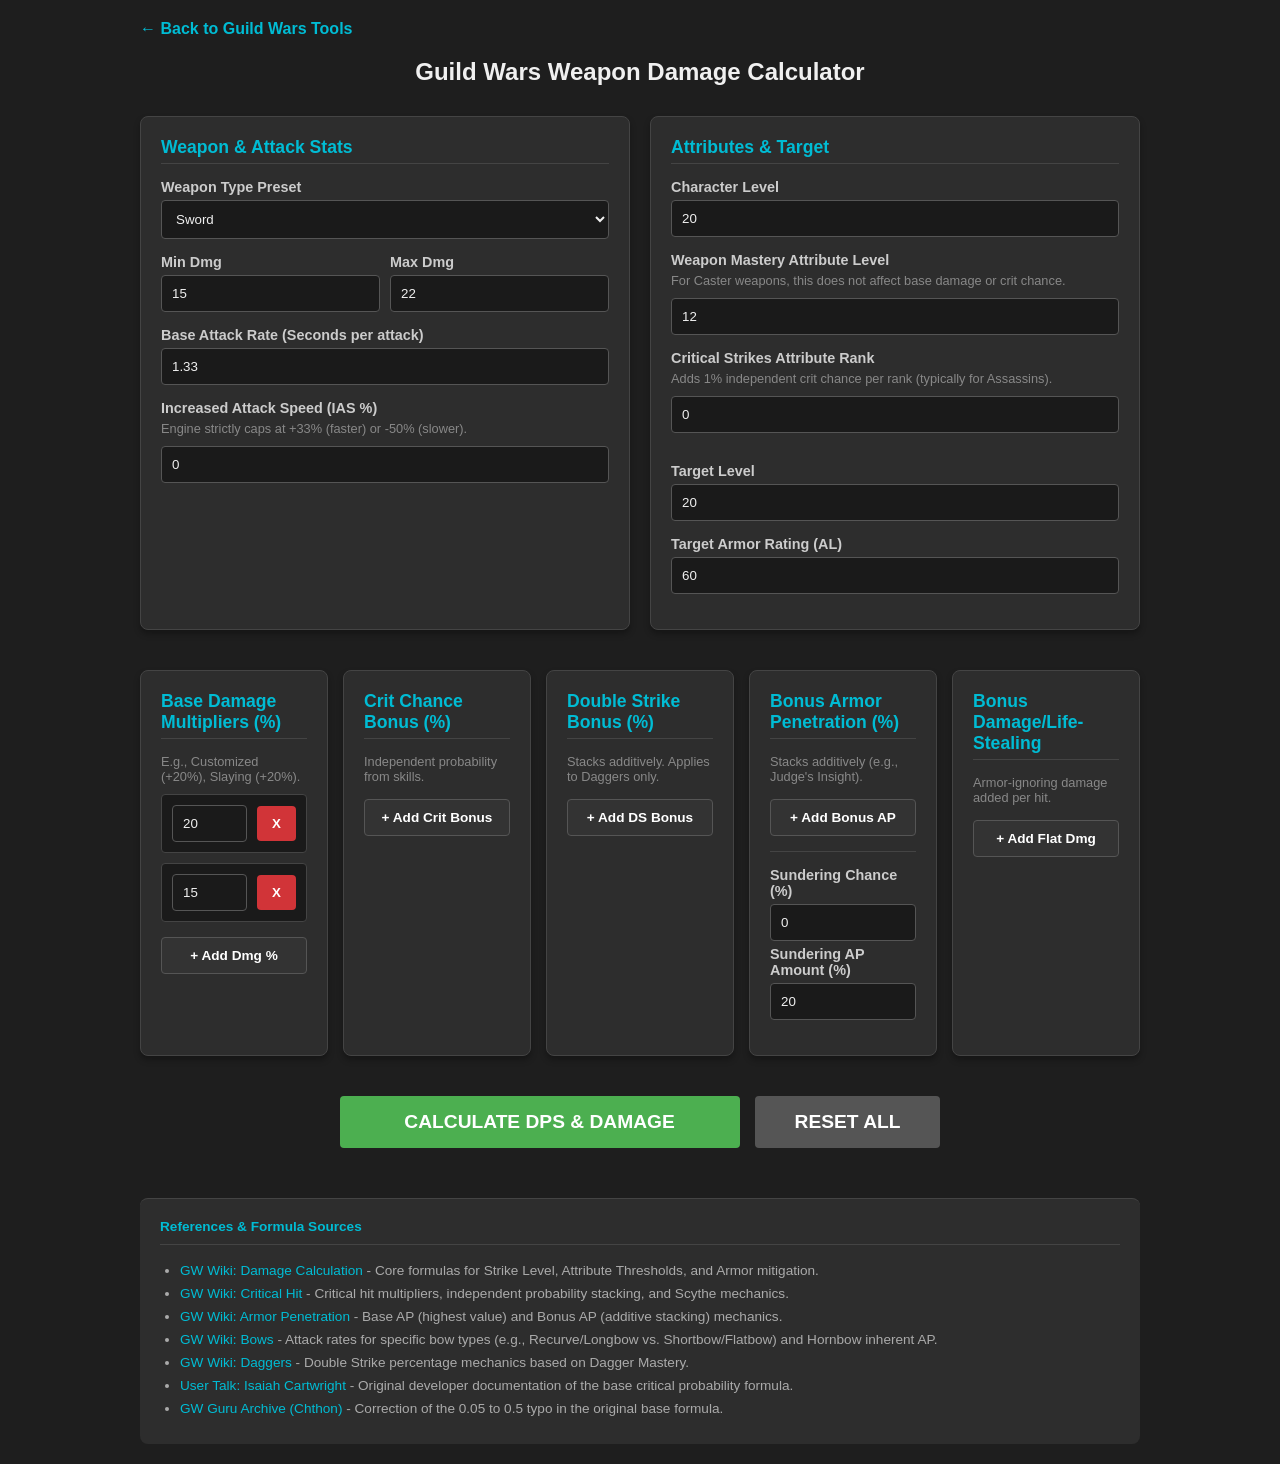
<file: weapon-damage-calculator/index.html>
<!DOCTYPE html>
<html lang="en">
<head>
    <meta charset="UTF-8">
    <meta name="viewport" content="width=device-width, initial-scale=1.0">
    <link rel="manifest" href="/site.webmanifest">
    <title>Guild Wars Weapon Damage & DPS Calculator</title>
    <style>
        /* Modern Dark Theme CSS */
        body { 
            font-family: 'Roboto', Arial, sans-serif; 
            padding: 20px; 
            max-width: 1000px; 
            margin: auto; 
            background-color: #1e1e1e;
            color: #f0f0f0; 
        }
        
        .back-link { margin-bottom: 20px; display: flex; justify-content: space-between; align-items: center; }
        .back-link a { color: #00bcd4; text-decoration: none; font-weight: bold; }
        .back-link a:hover { text-decoration: underline; }

        h2 { text-align: center; color: #f0f0f0; margin-bottom: 30px; }
        
        .grid-container {
            display: grid;
            grid-template-columns: 1fr 1fr;
            gap: 20px;
        }

        .group { 
            padding: 20px; 
            background-color: #2d2d2d; 
            border: 1px solid #444; 
            border-radius: 8px; 
            box-shadow: 0 4px 6px rgba(0,0,0,0.3);
            margin-bottom: 20px;
        }
        
        .group.full-width { grid-column: span 2; }

        .panel-header {
            font-size: 1.1em;
            font-weight: bold;
            margin-bottom: 15px;
            color: #00bcd4; 
            border-bottom: 1px solid #444;
            padding-bottom: 5px;
        }

        label { display: block; margin-bottom: 5px; font-weight: bold; color: #ccc; font-size: 0.9em;}
        .desc { font-size: 0.8em; color: #888; margin-bottom: 10px; display: block; }
        
        input[type="number"], select { 
            width: 100%; 
            padding: 10px; 
            margin-bottom: 15px; 
            box-sizing: border-box; 
            background-color: #1a1a1a; 
            color: #f0f0f0; 
            border: 1px solid #555; 
            border-radius: 4px; 
        }
        input[type="number"]:focus, select:focus { outline: 2px solid #00bcd4; border-color: #00bcd4; }

        .bonus-stack { display: flex; gap: 10px; margin-bottom: 10px; align-items: center; background-color: #1a1a1a; padding: 10px; border-radius: 4px; border: 1px solid #444; }
        .bonus-stack input { margin-bottom: 0; }

        button { padding: 10px 15px; cursor: pointer; background: #0078D7; color: #fff; border: none; border-radius: 4px; font-weight: bold; transition: background 0.2s; }
        button:hover { background: #005A9E; }
        .add-btn { background-color: #333; border: 1px solid #555; font-size: 0.85em; width: 100%; margin-top: 5px;}
        .add-btn:hover { background-color: #444; }
        .remove-btn { background: #D13438; padding: 10px 15px; } 
        .remove-btn:hover { background: #A80000; }

        .action-buttons { display: flex; justify-content: center; gap: 15px; margin-top: 20px; margin-bottom: 30px; }
        .calculate-btn { background-color: #4CAF50; font-size: 1.2em; padding: 15px 40px; width: 100%; max-width: 400px;} 
        .calculate-btn:hover { background-color: #45a049; }
        .reset-btn { background-color: #555; font-size: 1.2em; padding: 15px 40px; }
        .reset-btn:hover { background-color: #777; }

        .results { 
            background-color: #1a1a1a; padding: 20px; border-radius: 8px; 
            border: 2px solid #00bcd4; box-shadow: 0 0 15px rgba(0, 188, 212, 0.4);
        }
        .results h3 { color: #00bcd4; text-align: center; margin-bottom: 20px;}
        .result-item { margin-bottom: 15px; font-size: 1.1em; display: flex; justify-content: space-between; align-items: center;}
        .result-item.highlight { border-top: 1px solid #444; padding-top: 15px; margin-top: 15px; font-weight: bold;}
        .result-val { font-size: 1.2em; font-weight: bold; color: #fff; }
        .result-val.primary { color: #4CAF50; font-size: 1.4em;}

        .references { margin-top: 50px; padding: 20px; border-top: 1px solid #444; font-size: 0.85em; color: #aaa; background-color: #2d2d2d; border-radius: 8px;}
        .references h4 { color: #00bcd4; margin-top: 0; border-bottom: 1px solid #444; padding-bottom: 10px; }
        .references ul { padding-left: 20px; margin-bottom: 0; }
        .references li { margin-bottom: 8px; }
        .references a { color: #00bcd4; text-decoration: none; }
        .references a:hover { text-decoration: underline; }
    </style>
</head>
<body>

    <div class="back-link">
        <a href="../index.html">&larr; Back to Guild Wars Tools</a>
    </div>

    <h2>Guild Wars Weapon Damage Calculator</h2>

    <div class="grid-container">
        <div class="group">
            <div class="panel-header">Weapon & Attack Stats</div>
            
            <label for="weaponPreset">Weapon Type Preset</label>
            <select id="weaponPreset" onchange="applyPreset()">
                <option value="sword">Sword</option>
                <option value="axe">Axe</option>
                <option value="hammer">Hammer</option>
                <option value="dagger">Daggers (Double Strike)</option>
                <option value="scythe">Scythe (Lower Crit Multiplier)</option>
                <option value="spear">Spear</option>
                <option value="shortbow">Shortbow / Flatbow</option>
                <option value="longbow">Longbow / Recurve Bow</option>
                <option value="hornbow">Hornbow (10% Inherent AP)</option>
                <option value="caster">Wand / Staff (Caster)</option>
            </select>

            <div style="display: flex; gap: 10px;">
                <div style="flex: 1;">
                    <label>Min Dmg</label>
                    <input type="number" id="minDamage" value="15">
                </div>
                <div style="flex: 1;">
                    <label>Max Dmg</label>
                    <input type="number" id="maxDamage" value="22">
                </div>
            </div>

            <label>Base Attack Rate (Seconds per attack)</label>
            <input type="number" step="0.001" id="baseRate" value="1.33">

            <label>Increased Attack Speed (IAS %)</label>
            <span class="desc">Engine strictly caps at +33% (faster) or -50% (slower).</span>
            <input type="number" id="ias" value="0">
        </div>

        <div class="group">
            <div class="panel-header">Attributes & Target</div>
            
            <label>Character Level</label>
            <input type="number" id="charLevel" value="20">

            <label>Weapon Mastery Attribute Level</label>
            <span class="desc">For Caster weapons, this does not affect base damage or crit chance.</span>
            <input type="number" id="attrLevel" value="12">
            
            <label>Critical Strikes Attribute Rank</label>
            <span class="desc">Adds 1% independent crit chance per rank (typically for Assassins).</span>
            <input type="number" id="critStrikesLevel" value="0">

            <label style="margin-top: 15px;">Target Level</label>
            <input type="number" id="targetLevel" value="20">

            <label>Target Armor Rating (AL)</label>
            <input type="number" id="targetArmor" value="60">
        </div>

        <div class="group full-width" style="display: grid; grid-template-columns: repeat(auto-fit, minmax(180px, 1fr)); gap: 15px; padding: 0; background: none; border: none; box-shadow: none;">
            
            <div class="group" style="margin: 0;">
                <div class="panel-header">Base Damage Multipliers (%)</div>
                <span class="desc">E.g., Customized (+20%), Slaying (+20%).</span>
                <div id="dmgModContainer">
                    <div class="bonus-stack">
                        <input type="number" class="stack-val" placeholder="Dmg %" value="20" title="Customized">
                        <button class="remove-btn" onclick="this.parentElement.remove()">X</button>
                    </div>
                    <div class="bonus-stack">
                        <input type="number" class="stack-val" placeholder="Dmg %" value="15" title="Inherent Mod">
                        <button class="remove-btn" onclick="this.parentElement.remove()">X</button>
                    </div>
                </div>
                <button class="add-btn" onclick="addStack('dmgModContainer', 'Dmg %')">+ Add Dmg %</button>
            </div>

            <div class="group" style="margin: 0;">
                <div class="panel-header">Crit Chance Bonus (%)</div>
                <span class="desc">Independent probability from skills.</span>
                <div id="critContainer"></div>
                <button class="add-btn" onclick="addStack('critContainer', 'Crit %')">+ Add Crit Bonus</button>
            </div>

            <div class="group" style="margin: 0;">
                <div class="panel-header">Double Strike Bonus (%)</div>
                <span class="desc">Stacks additively. Applies to Daggers only.</span>
                <div id="dsContainer"></div>
                <button class="add-btn" onclick="addStack('dsContainer', 'DS %')">+ Add DS Bonus</button>
            </div>

            <div class="group" style="margin: 0;">
                <div class="panel-header">Bonus Armor Penetration (%)</div>
                <span class="desc">Stacks additively (e.g., Judge's Insight).</span>
                <div id="apContainer"></div>
                <button class="add-btn" onclick="addStack('apContainer', 'Bonus AP %')">+ Add Bonus AP</button>
                
                <div style="margin-top: 15px; padding-top: 15px; border-top: 1px solid #444;">
                    <label>Sundering Chance (%)</label>
                    <input type="number" id="sunderChance" value="0" style="margin-bottom: 5px;">
                    <label>Sundering AP Amount (%)</label>
                    <input type="number" id="sunderAmount" value="20">
                </div>
            </div>

            <div class="group" style="margin: 0;">
                <div class="panel-header">Bonus Damage/Life-Stealing</div>
                <span class="desc">Armor-ignoring damage added per hit.</span>
                <div id="flatContainer"></div>
                <button class="add-btn" onclick="addStack('flatContainer', 'Flat Dmg')">+ Add Flat Dmg</button>
            </div>

        </div>
    </div>

    <div class="action-buttons">
        <button class="calculate-btn" onclick="calculate()">CALCULATE DPS & DAMAGE</button>
        <button class="reset-btn" onclick="resetForm()">RESET ALL</button>
    </div>

    <div class="results" id="results" style="display: none;">
        <h3>Calculation Results</h3>
        
        <div class="result-item">
            <span>Effective Attack Time:</span>
            <span class="result-val" id="resAttackTime"></span>
        </div>
        
        <div class="result-item">
            <span>Total Critical Hit Chance:</span>
            <span class="result-val" id="resCritChance"></span>
        </div>

        <div class="result-item" id="daggerBlock" style="display: none;">
            <span style="color: #00bcd4;">Total Double Strike Chance:</span>
            <span class="result-val" style="color: #00bcd4;" id="resDoubleStrike"></span>
        </div>

        <div class="result-item highlight">
            <span>Average Damage Per Attack:</span>
            <span class="result-val" id="resAvgAttack"></span>
        </div>
        
        <div class="result-item highlight" style="margin-top: 0; padding-top: 5px; border-top: none;">
            <span style="color: #e67e22;">Average Critical Hit Damage:</span>
            <span class="result-val" style="color: #e67e22;" id="resCritDmg"></span>
        </div>

        <div class="result-item highlight" style="border-top: none; padding-top: 10px; margin-top: 0;">
            <span style="color: #4CAF50;">AVERAGE DPS (Damage Per Second):</span>
            <span class="result-val primary" id="resDPS"></span>
        </div>
        
        <span class="desc" style="text-align: center; margin-top: 15px; font-style: italic;">
            *Note: The game engine calculates damage using decimals, but rounds to the nearest integer when subtracting from a target's health.
        </span>
    </div>

    <div class="references">
        <h4>References & Formula Sources</h4>
        <ul>
            <li><a href="https://wiki.guildwars.com/wiki/Damage_calculation" target="_blank">GW Wiki: Damage Calculation</a> - Core formulas for Strike Level, Attribute Thresholds, and Armor mitigation.</li>
            <li><a href="https://wiki.guildwars.com/wiki/Critical_hit" target="_blank">GW Wiki: Critical Hit</a> - Critical hit multipliers, independent probability stacking, and Scythe mechanics.</li>
            <li><a href="https://wiki.guildwars.com/wiki/Armor_penetration" target="_blank">GW Wiki: Armor Penetration</a> - Base AP (highest value) and Bonus AP (additive stacking) mechanics.</li>
            <li><a href="https://wiki.guildwars.com/wiki/Bow" target="_blank">GW Wiki: Bows</a> - Attack rates for specific bow types (e.g., Recurve/Longbow vs. Shortbow/Flatbow) and Hornbow inherent AP.</li>
            <li><a href="https://wiki.guildwars.com/wiki/Daggers" target="_blank">GW Wiki: Daggers</a> - Double Strike percentage mechanics based on Dagger Mastery.</li>
            <li><a href="https://wiki.guildwars.com/index.php?title=User_talk:Isaiah_Cartwright&diff=prev&oldid=1345890" target="_blank">User Talk: Isaiah Cartwright</a> - Original developer documentation of the base critical probability formula.</li>
            <li><a href="https://web.archive.org/web/20140905174231/http://www.guildwarsguru.com/forum/showpost.php?p=4993598&postcount=21" target="_blank">GW Guru Archive (Chthon)</a> - Correction of the 0.05 to 0.5 typo in the original base formula.</li>
        </ul>
    </div>

    <script>
        const weapons = {
            sword: { min: 15, max: 22, rate: 1.33 },
            axe: { min: 6, max: 28, rate: 1.33 },
            hammer: { min: 19, max: 35, rate: 1.75 },
            dagger: { min: 7, max: 17, rate: 1.33 },
            scythe: { min: 9, max: 41, rate: 1.5 },
            spear: { min: 14, max: 27, rate: 1.5 },
            shortbow: { min: 15, max: 28, rate: 2.025 },
            longbow: { min: 15, max: 28, rate: 2.475 },
            hornbow: { min: 14, max: 27, rate: 2.7 },
            caster: { min: 11, max: 22, rate: 1.75 }
        };

        function applyPreset() {
            const type = document.getElementById('weaponPreset').value;
            const data = weapons[type];
            document.getElementById('minDamage').value = data.min;
            document.getElementById('maxDamage').value = data.max;
            document.getElementById('baseRate').value = data.rate;
        }

        function addStack(containerId, placeholder) {
            const container = document.getElementById(containerId);
            const div = document.createElement('div');
            div.className = 'bonus-stack';
            div.innerHTML = `
                <input type="number" class="stack-val" placeholder="${placeholder}" value="10">
                <button class="remove-btn" onclick="this.parentElement.remove()">X</button>
            `;
            container.appendChild(div);
        }

        function resetForm() {
            document.getElementById('weaponPreset').value = 'sword';
            applyPreset();
            document.getElementById('ias').value = '0';
            document.getElementById('charLevel').value = '20';
            document.getElementById('attrLevel').value = '12';
            document.getElementById('critStrikesLevel').value = '0';
            document.getElementById('targetLevel').value = '20';
            document.getElementById('targetArmor').value = '60';
            document.getElementById('sunderChance').value = '0';
            document.getElementById('sunderAmount').value = '20';

            document.getElementById('dmgModContainer').innerHTML = `
                <div class="bonus-stack">
                    <input type="number" class="stack-val" placeholder="Dmg %" value="20" title="Customized">
                    <button class="remove-btn" onclick="this.parentElement.remove()">X</button>
                </div>
                <div class="bonus-stack">
                    <input type="number" class="stack-val" placeholder="Dmg %" value="15" title="Inherent Mod">
                    <button class="remove-btn" onclick="this.parentElement.remove()">X</button>
                </div>
            `;
            
            document.getElementById('critContainer').innerHTML = '';
            document.getElementById('dsContainer').innerHTML = '';
            document.getElementById('apContainer').innerHTML = '';
            document.getElementById('flatContainer').innerHTML = '';

            document.getElementById('results').style.display = 'none';
        }

        function calculate() {
            const type = document.getElementById('weaponPreset').value;
            let minDmg = parseFloat(document.getElementById('minDamage').value) || 0;
            let maxDmg = parseFloat(document.getElementById('maxDamage').value) || 0;
            const baseRate = parseFloat(document.getElementById('baseRate').value) || 1;
            const rawIas = parseFloat(document.getElementById('ias').value) || 0;
            
            const charLevel = parseInt(document.getElementById('charLevel').value) || 0;
            const attrLevel = parseInt(document.getElementById('attrLevel').value) || 0;
            const critStrikesLevel = parseInt(document.getElementById('critStrikesLevel').value) || 0;
            const targetLevel = parseInt(document.getElementById('targetLevel').value) || 0;
            const targetArmor = parseInt(document.getElementById('targetArmor').value) || 0;
            
            const sunderChance = (parseFloat(document.getElementById('sunderChance').value) || 0) / 100;
            const sunderAmount = (parseFloat(document.getElementById('sunderAmount').value) || 0) / 100;

            const clampedIas = Math.max(-50, Math.min(33, rawIas));
            const attackTime = baseRate * (1 - (clampedIas / 100));

            let dmgMultiplier = 1;
            document.querySelectorAll('#dmgModContainer .stack-val').forEach(el => {
                dmgMultiplier *= (1 + ((parseFloat(el.value) || 0) / 100));
            });
            
            minDmg *= dmgMultiplier;
            maxDmg *= dmgMultiplier;
            const avgBaseDmg = (minDmg + maxDmg) / 2;

            let strikeLevel = 0;
            let baseCritChanceDec = 0;

            if (type === 'caster') {
                strikeLevel = charLevel * 3; 
                baseCritChanceDec = 0.05; 
            } else {
                const attrThreshold = Math.floor(charLevel / 2) + 2;
                strikeLevel = (attrLevel <= attrThreshold) ? (attrLevel * 5) : ((attrThreshold * 5) + ((attrLevel - attrThreshold) * 2));
                
                let A = 0.01 * attrLevel;
                let D = Math.min(attrLevel, Math.floor((charLevel + 4) / 2));
                let exponent = ((8 * charLevel) + (4 * attrLevel) + (6 * D) - (15 * targetLevel) - 100) / 40;
                let B = (1 - A) * 0.5 * Math.pow(2, exponent);
                baseCritChanceDec = Math.max(0, A + B);
            }

            const critStrikesDec = critStrikesLevel / 100;

            let skillCritDec = 0;
            document.querySelectorAll('#critContainer .stack-val').forEach(el => {
                skillCritDec += (parseFloat(el.value) || 0) / 100;
            });
            
            let totalCritChanceDec = Math.min(1, Math.max(0, 1 - ((1 - baseCritChanceDec) * (1 - critStrikesDec) * (1 - skillCritDec))));

            // Apply additive stacking for Bonus AP
            let totalBonusAp = 0;
            if (type === 'hornbow') totalBonusAp += 0.10; 
            document.querySelectorAll('#apContainer .stack-val').forEach(el => {
                totalBonusAp += (parseFloat(el.value) || 0) / 100;
            });

            const effectiveArmor = targetArmor * Math.max(0, 1 - totalBonusAp);
            const sunderedArmor = targetArmor * Math.max(0, 1 - (totalBonusAp + sunderAmount));

            let flatBonus = 0;
            document.querySelectorAll('#flatContainer .stack-val').forEach(el => {
                flatBonus += (parseFloat(el.value) || 0);
            });

            function calcHit(armor) {
                let norm = avgBaseDmg * Math.pow(2, ((strikeLevel - armor) / 40));
                let crit = 0;
                if (type === 'scythe') {
                    crit = (maxDmg * Math.pow(2, ((strikeLevel - armor) / 40))) * 1.09;
                } else if (type === 'caster') {
                     crit = maxDmg * Math.pow(2, ((strikeLevel - armor) / 40));
                } else {
                    crit = maxDmg * Math.pow(2, (((strikeLevel + 20) - armor) / 40));
                }
                return {
                    avgVal: (totalCritChanceDec * crit) + ((1 - totalCritChanceDec) * norm),
                    critVal: crit
                };
            }

            let hitWithoutSunder = calcHit(effectiveArmor);
            let hitWithSunder = calcHit(sunderedArmor);
            
            let finalAvgHit = (sunderChance * hitWithSunder.avgVal) + ((1 - sunderChance) * hitWithoutSunder.avgVal);
            let finalAvgCrit = (sunderChance * hitWithSunder.critVal) + ((1 - sunderChance) * hitWithoutSunder.critVal);
            
            finalAvgHit += flatBonus;
            finalAvgCrit += flatBonus;

            let doubleStrikeChance = 0;
            if (type === 'dagger') {
                let bonusDS = 0;
                document.querySelectorAll('#dsContainer .stack-val').forEach(el => {
                    bonusDS += (parseFloat(el.value) || 0);
                });
                
                doubleStrikeChance = 2 + attrLevel + bonusDS;
                doubleStrikeChance = Math.min(100, Math.max(0, doubleStrikeChance));
                
                finalAvgHit = finalAvgHit * (1 + (doubleStrikeChance / 100));
            }

            const dps = finalAvgHit / attackTime;

            document.getElementById('resAttackTime').innerText = attackTime.toFixed(3) + " seconds";
            document.getElementById('resCritChance').innerText = (totalCritChanceDec * 100).toFixed(2) + "%";
            
            if (type === 'dagger') {
                document.getElementById('daggerBlock').style.display = 'flex';
                document.getElementById('resDoubleStrike').innerText = doubleStrikeChance.toFixed(2) + "%";
            } else {
                document.getElementById('daggerBlock').style.display = 'none';
            }

            document.getElementById('resAvgAttack').innerText = finalAvgHit.toFixed(2);
            document.getElementById('resCritDmg').innerText = finalAvgCrit.toFixed(2);
            document.getElementById('resDPS').innerText = dps.toFixed(2);
            
            document.getElementById('results').style.display = 'block';
            document.getElementById('results').scrollIntoView({ behavior: 'smooth' });
        }
    </script>
</body>
</html>
</file>
